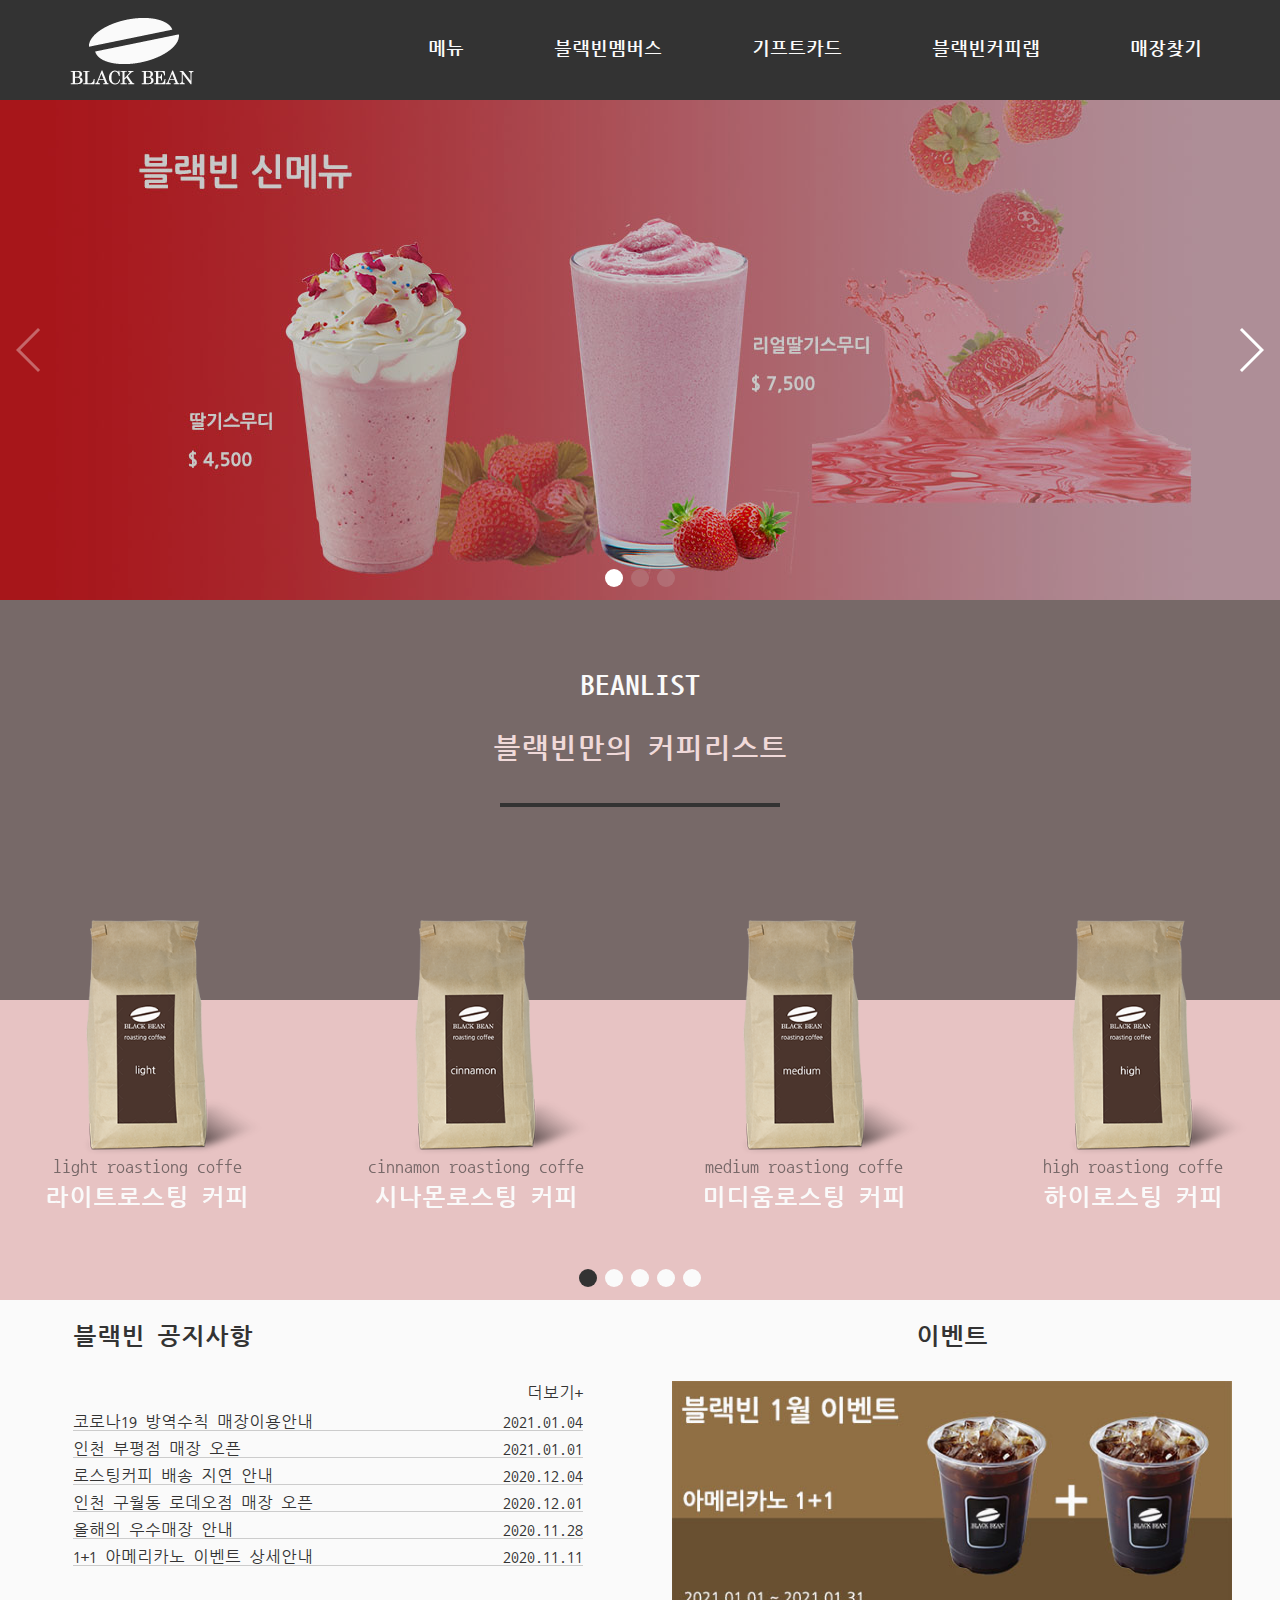
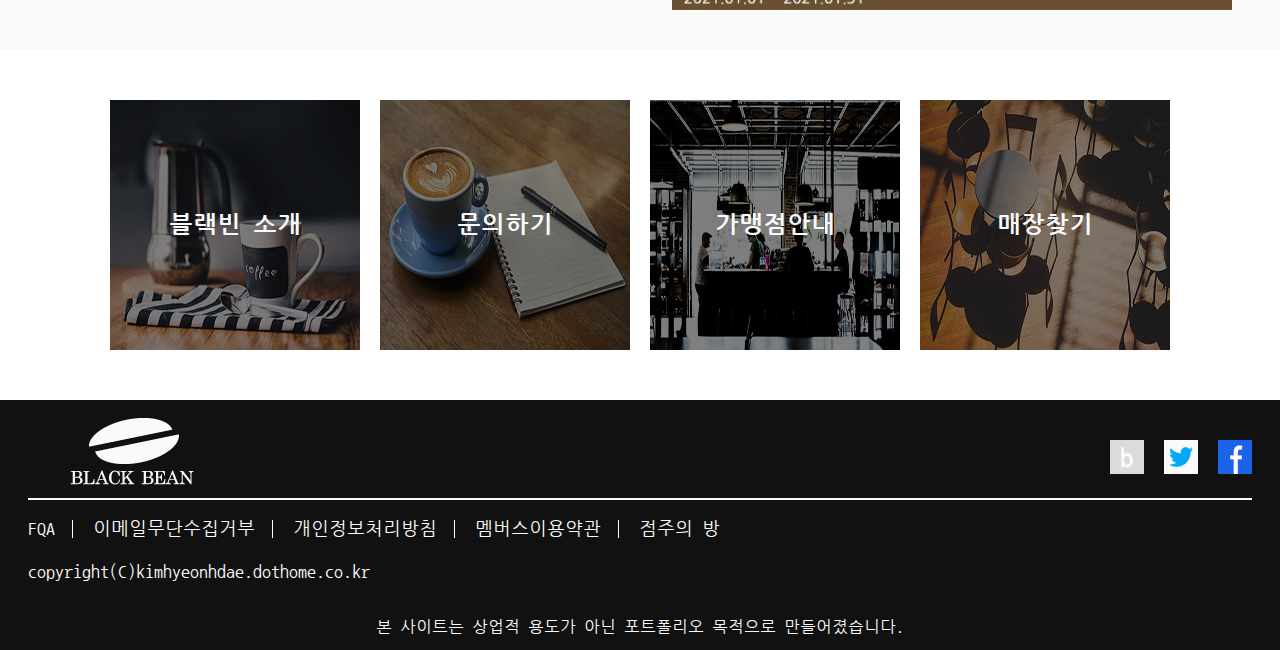
<file: index.html>
<!DOCTYPE html>
<html lang="ko">
<head>
    <meta name="viewport" content="width=device-width, initial-scale=1.0">
    <meta http-equiv="X-UA-Compatible" content="ie=edge">
    <meta charset="UTF-8">
    <title>Blackbean</title>
    <!--font_link-->
    <link href="https://fonts.googleapis.com/css2?family=Nanum+Gothic+Coding:wght@400;700&display=swap" rel="stylesheet">
    
    <!--style-->
    <link rel="stylesheet" href="css/swiper.css" type="text/css">
    <link rel="stylesheet" href="css/style.css" type="text/css">
    
    <!--favicon-->
</head>
<body>
    <div id="wrap">
        <div id="header">
            <div class="container">
                <div class="row">
                    <div class="header clearfix">
                        <div class="logo">
                            <h1><a href="#"><img src="img/logo2.png" alt="로고"></a></h1>
                        </div>
                        <!--//logo-->
                        <div class="nav">
                            <ul class="clearfix">
                                <li><a href="menupage_ver2/index.html">메뉴</a></li>    
                                <li><a href="member_page/index.html">블랙빈멤버스</a></li>    
                                <li><a href="gift_page/index.html">기프트카드</a></li>    
                                <li><a href="blacklap/index.html">블랙빈커피랩</a></li>    
                                <li><a href="location/index.html">매장찾기</a></li>    
                            </ul>    
                        </div>
                        <!--//nav-->
                        <div class="hnav">
                            <span></span>
                        </div>
                        <!--//hnav-->    
                    </div>
                    <!--//header-->
                </div>
            </div>
        </div>
        <!--//header_area-->
        <div id="banner">
            <div class="slider">
                <div class="swiper-container">
                    <div class="swiper-wrapper">
                        <div class="swiper-slide img img1">
                            <img src="img/ban1.jpg" alt="베너1">
                        </div>
                        <div class="swiper-slide img img2">
                            <img src="img/ban2.jpg" alt="베너2">
                        </div>
                        <div class="swiper-slide img img3">
                            <img src="img/ban3.jpg" alt="베너3">
                        </div>                    
                    </div>
                    <!-- Add Pagination -->
                    <div class="swiper-pagination"></div>
                    <!-- Add Arrows -->
                    <div class="swiper-button-next"></div>
                    <div class="swiper-button-prev"></div>
	            </div>
            </div>
            <!--//slider-->
        </div>
        <!--//banner_area-->
        <div id="contents">
            <div id="cont1">
                <div class="container">
                    <div class="row">
                        <div class="cont1">
                            <h2>BEANLIST</h2>
                            <p>블랙빈만의 커피리스트</p>
                            <div class="list">
                                <div class="swiper-container2">
                                    <div class="swiper-wrapper">
                                        <div class="swiper-slide">
                                            <figure>
                                                <img src="img/roasting1.png" alt="라이트로스팅커피">
                                                <figcaption>
                                                    <p>light roastiong coffe</p>
                                                    <em>라이트로스팅 커피</em>
                                                </figcaption>
                                            </figure>
                                        </div>
                                        <div class="swiper-slide">
                                            <figure>
                                                <img src="img/loastiong2.png" alt="시나몬로스팅커피">
                                                <figcaption>
                                                    <p>cinnamon roastiong coffe</p>
                                                    <em>시나몬로스팅 커피</em>
                                                </figcaption>
                                            </figure>
                                        </div>
                                        <div class="swiper-slide">
                                            <figure>
                                                <img src="img/roasting3.png" alt="미디움로스팅커피">
                                                <figcaption>
                                                    <p>medium roastiong coffe</p>
                                                    <em>미디움로스팅 커피</em>
                                                </figcaption>
                                            </figure>
                                        </div>
                                        <div class="swiper-slide">
                                            <figure>
                                                <img src="img/roasting4.png" alt="하이로스팅커피">
                                                <figcaption>
                                                    <p>high roastiong coffe</p>
                                                    <em>하이로스팅 커피</em>
                                                </figcaption>
                                            </figure>
                                        </div>
                                        <div class="swiper-slide">
                                            <figure>
                                                <img src="img/roasting5.png" alt="시티로스팅커피">
                                                <figcaption>
                                                    <p>city roastiong coffe</p>
                                                    <em>시티로스팅 커피</em>
                                                </figcaption>
                                            </figure>
                                        </div>
                                        <div class="swiper-slide">
                                            <figure>
                                                <img src="img/roasting6.png" alt="풀시티로스팅커피">
                                                <figcaption>
                                                    <p>fullcity roastiong coffe</p>
                                                    <em>풀시티로스팅 커피</em>
                                                </figcaption>
                                            </figure>
                                        </div>
                                        <div class="swiper-slide">
                                            <figure>
                                                <img src="img/roasting7.png" alt="프렌치로스팅커피">
                                                <figcaption>
                                                    <p>french roastiong coffe</p>
                                                    <em>프렌치로스팅 커피</em>
                                                </figcaption>
                                            </figure>
                                        </div>
                                        <div class="swiper-slide">
                                            <figure>
                                                <img src="img/roasting8.png" alt="이탈리안로스팅커피">
                                                <figcaption>
                                                    <p>italian roastiong coffe</p>
                                                    <em>이탈리안로스팅 커피</em>
                                                </figcaption>
                                            </figure>
                                        </div>
                                    </div>
                                    <!-- Add Pagination -->
                                    <div class="swiper-pagination"></div>
	                            </div>    
                            </div>
                            <!--//list-->
                        </div>
                        <!--//cont1-->
                    </div>
                </div>
            </div>
            <!--//cont1_area-->
            <div id="cont2">
                <div class="container">
                    <div class="row">
                        <div class="cont2">
                            <h2 class="ir">공지사항 및 이벤트</h2>
                            <div class="notice">
                                <h3>블랙빈 공지사항</h3>
                                <a href="#" class="more">더보기+</a>
                                <ul>
                                    <li><a href="#">코로나19 방역수칙 매장이용안내</a><span>2021.01.04</span></li>
                                    <li><a href="#">인천 부평점 매장 오픈</a><span>2021.01.01</span></li>
                                    <li><a href="#">로스팅커피 배송 지연 안내</a><span>2020.12.04</span></li>
                                    <li><a href="#">인천 구월동 로데오점 매장 오픈</a><span>2020.12.01</span></li>
                                    <li><a href="#">올해의 우수매장 안내</a><span>2020.11.28</span></li>
                                    <li><a href="#">1+1 아메리카노 이벤트 상세안내</a><span>2020.11.11</span></li>
                                </ul>    
                            </div>
                            <!--//notice-->
                            <div class="link">
                                <h3>이벤트</h3>
                                <a href="#">
                                    <img src="img/eventlink.jpg" alt="링크이미지">
                                </a>   
                            </div>
                            <!--//link-->    
                        </div>
                        <!--//cont2-->
                    </div>
                </div>
            </div>
            <!--//cont2_area-->
            <div id="cont3">
                <div class="container">
                    <div class="row">
                        <div class="cont3">
                            <h2 class="ir">안내</h2>
                            <div class="info">
                                <span class="box box1">
                                    <p>블랙빈 소개</p>
                                    <em>+</em>
                                </span>
                                <span class="box box2">
                                    <p>문의하기</p>
                                    <em>+</em>
                                </span>
                                <span class="box box3">
                                    <p>가맹점안내</p>
                                    <em>+</em>
                                </span>
                                <span class="box box4">
                                    <p>매장찾기</p>
                                    <em>+</em>
                                </span>        
                            </div>
                            <!--//info-->    
                        </div>
                        <!--//cont3-->
                    </div>
                </div>
            </div>
            <!--//cont3_area-->
        </div>
        <!--//contents_area-->
        <div id="footer">
            <div class="container">
                <div class="row">
                    <div class="footer">   
                        <div class="t_foot">  
                            <div class="f_logo">
                                <a href="#"><img src="img/logo2.png" alt="바텀로고"></a>
                            </div>
                            <!--//logo-->
                            <div class="sns">
                                <a href="#"><img src="img/blog.png" alt="블로그아이콘"></a>
                                <a href="#"><img src="img/twitter.png" alt="블로그아이콘"></a>
                                <a href="#"><img src="img/facebook.png" alt="블로그아이콘"></a>
                            </div>
                            <!--//sns-->    
                        </div>
                        <!--//t_foot-->
                        <div class="b_foot">
                            <div class="f_nav">
                                <a href="#">FQA</a>
                                <a href="#">이메일무단수집거부</a>
                                <a href="#">개인정보처리방침</a>
                                <a href="#">멤버스이용약관</a>
                                <a href="#">점주의 방</a>
                            </div>
                            <!--//f_nav-->
                            <div class="copy">
                                <p>copyright(C)kimhyeonhdae.dothome.co.kr</p>    
                            </div>
                            <!--//copy-->
                            <strong>본 사이트는 상업적 용도가 아닌 포트폴리오 목적으로 만들어졌습니다.</strong>    
                        </div>
                        <!--//b_foot-->
                    </div>
                    <!--//footer-->
                </div>
            </div>
        </div>
        <!--//footer_area-->
    </div>
    <!--//wrap-->
    
    
    
    <!--script-->
    <script src="https://ajax.googleapis.com/ajax/libs/jquery/1.12.4/jquery.min.js"></script>
    <script src="js/swiper.min.js"></script>
    
    <script>
        //hnav
        
        
        document.querySelector(".hnav").addEventListener("click",function(){
                var w = 960;
                var hnav = document.querySelector(".hnav");
            
                hnav.listCheck = false;
            
                for(var i = 0; i < hnav.classList.length; ++i){
		          if( hnav.classList[i] == 'on' ) {
                      hnav.listCheck = true;
                      break;
                  }
                }
            
                if(window.innerWidth <= w && hnav.listCheck === false){
                    hnav.classList.add("on");
                    document.querySelector(".header").classList.add("on");
                }else if(hnav.listCheck === true){
                    hnav.classList.remove("on");
                    document.querySelector(".header").classList.remove("on");
                }
                
        });
        
        
        const width960up = function(size){
            window.addEventListener('resize',function(){
                if(window.innerWidth > size){
                document.querySelector('.hnav').classList.remove('on');
                document.querySelector(".header").classList.remove("on");
            }
            
          });
        }
        width960up(960);
        //swiper
		var swiper = new Swiper('.swiper-container', {
            pagination: {
                el: '.swiper-pagination',
                type: 'bullets',
                clickable: true,
            },
            navigation: {
                nextEl: '.swiper-button-next',
                prevEl: '.swiper-button-prev',
            },
            autoplay: {
                delay: 3800,
                stopOnLastSlide: false,
                disableOnInteraction: false,
            },
            observer: true, 
            observeParents: true,             
        });
        
        var swiper = new Swiper('.swiper-container2', {
              slidesPerView: 4,
              spaceBetween: 90,
              freeMode: true,
              pagination: {
                  el: '.swiper-pagination',
                  clickable: true,
              },
              breakpoints: {
                  1024: {
                       spaceBetween:40,              
                  },
                  960: {
                      slidesPerView: 3,
                      spaceBetween: 20,
                  },
                  600: {
                      slidesPerView: 2,
                      spaceBetween: 15,
                  },
              }
        });
	</script>
</body>
</html>
</file>
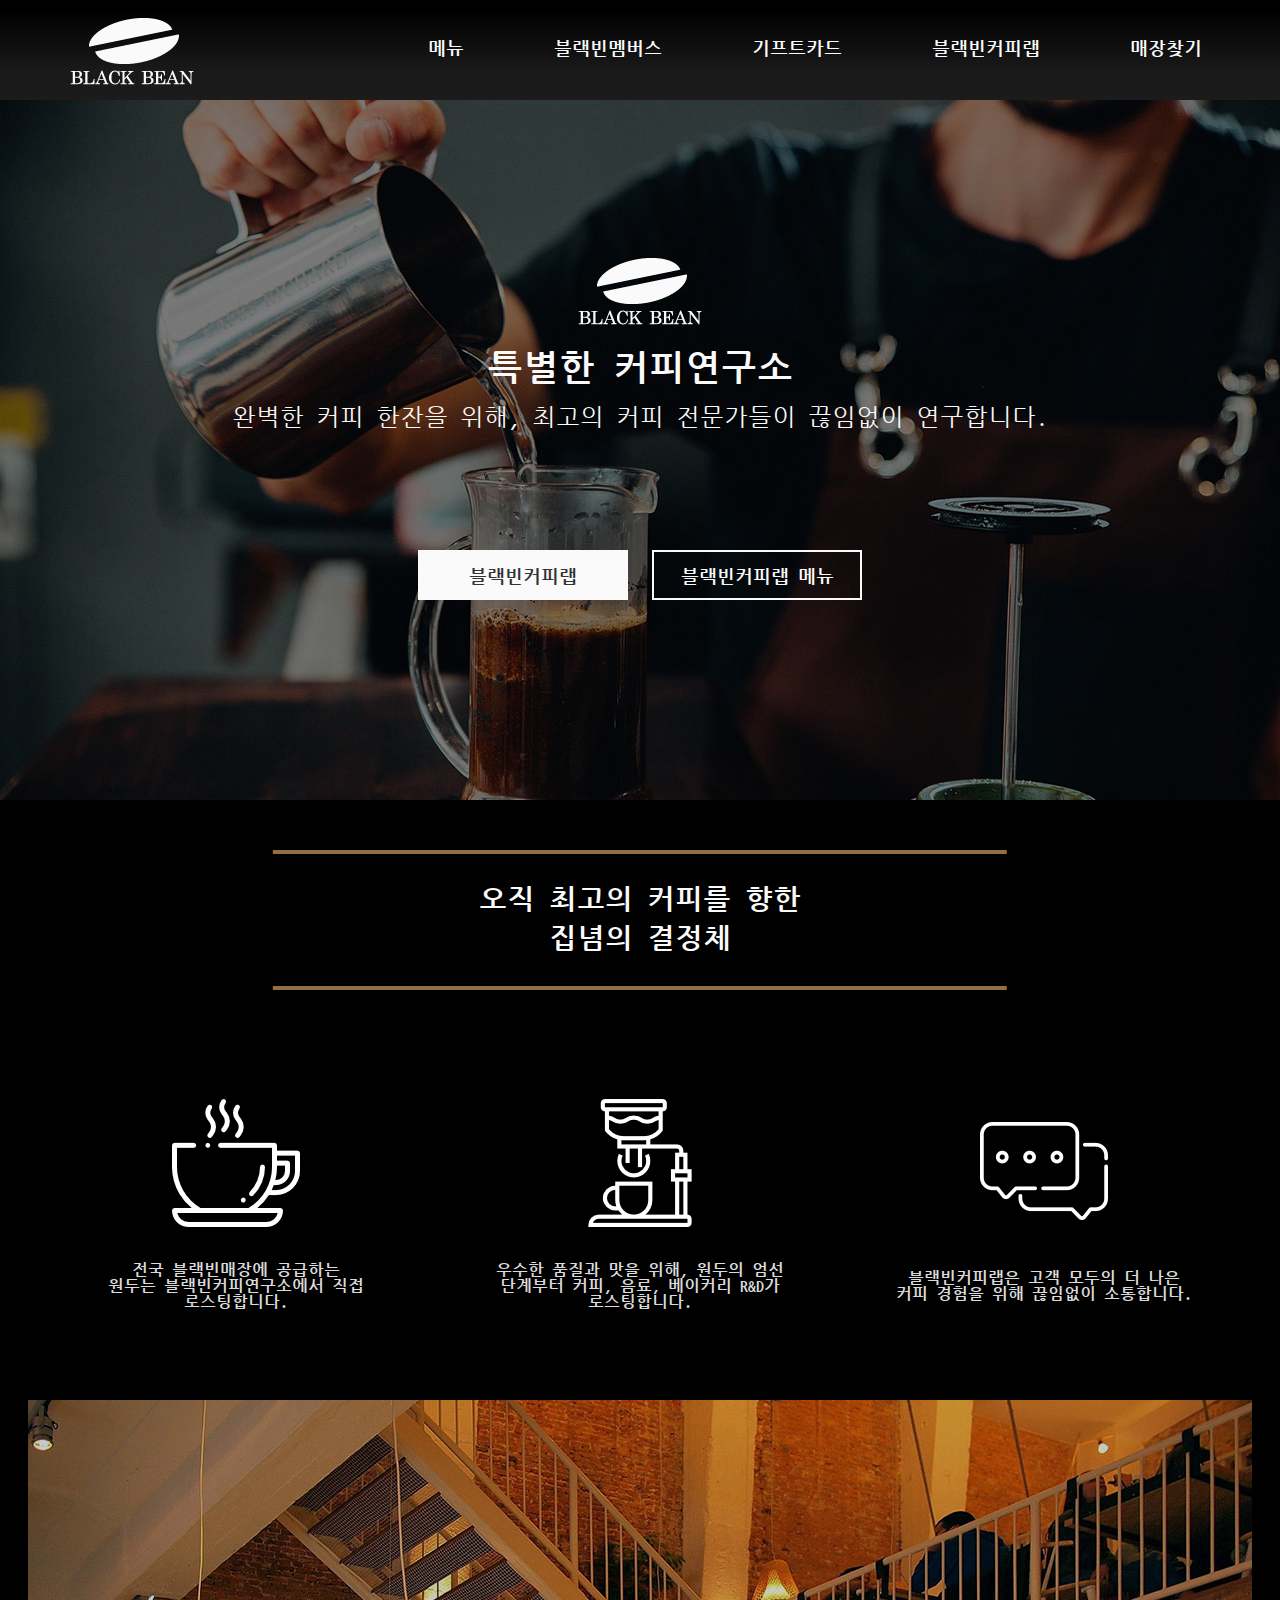
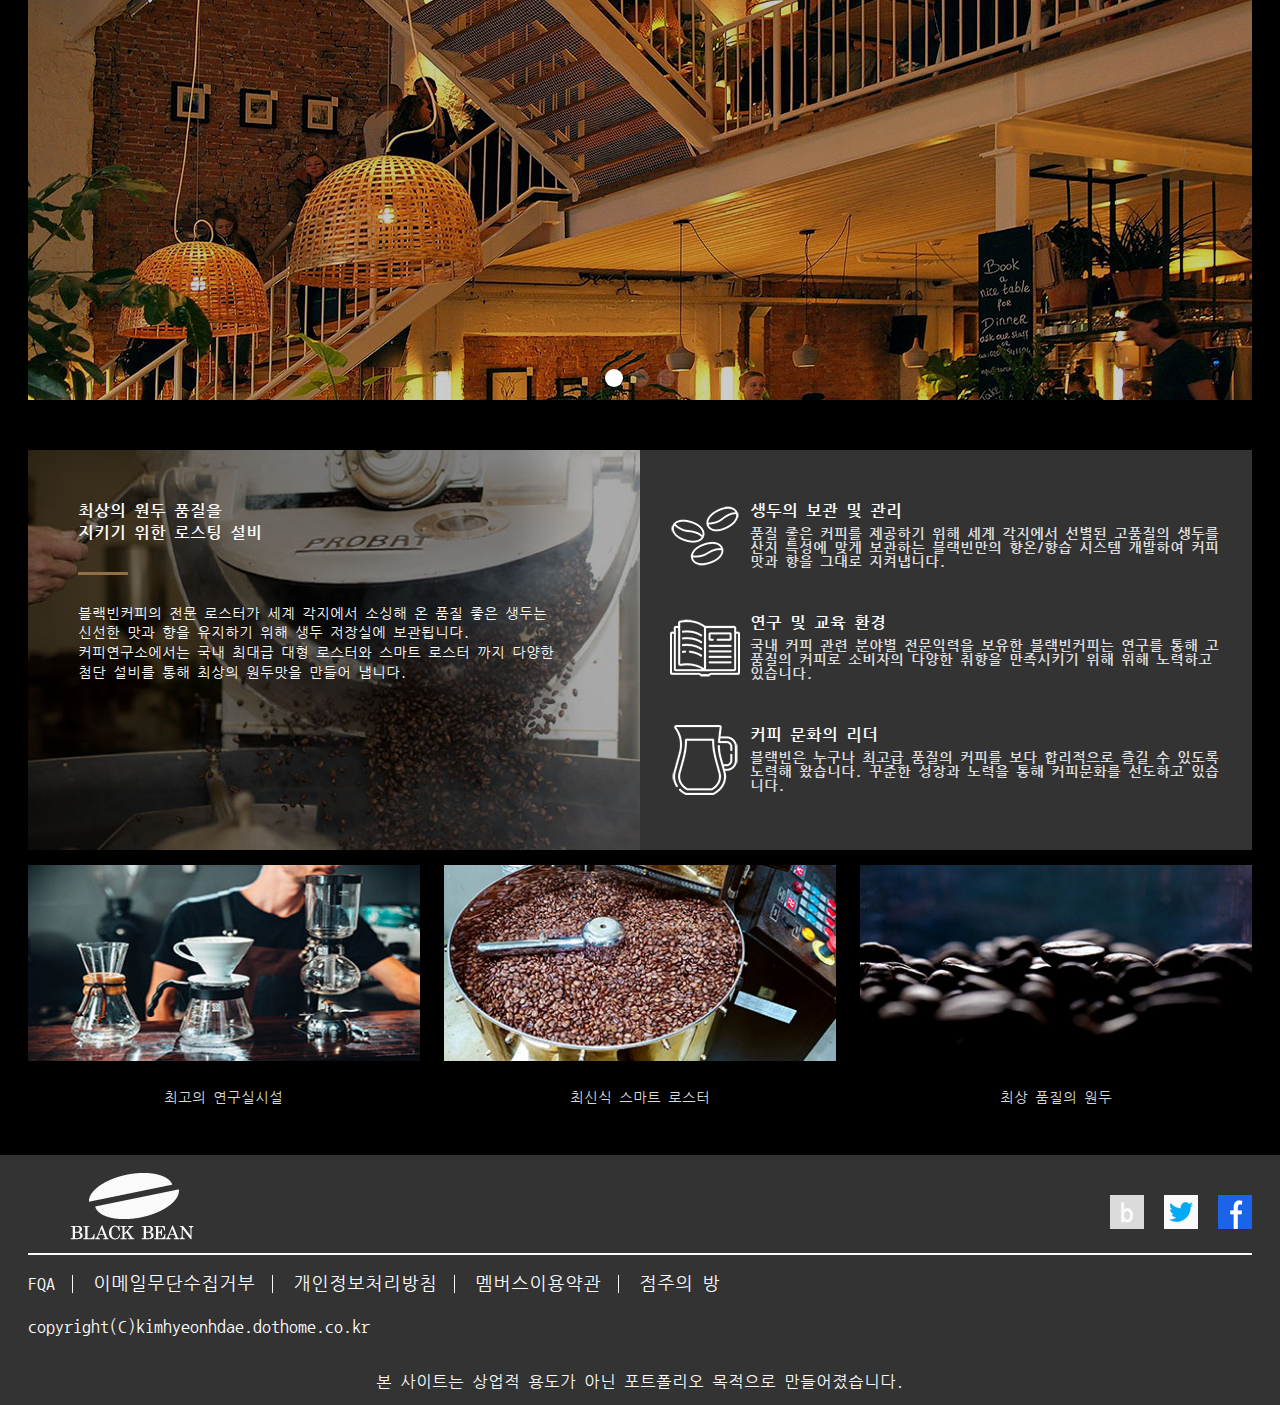
<file: blacklap/index.html>
<!DOCTYPE html>
<html lang="ko">
<head>
    <meta name="viewport" content="width=device-width, initial-scale=1.0">
    <meta http-equiv="X-UA-Compatible" content="ie=edge">
    <meta charset="UTF-8">
    <title>Blackbean</title>
    <!--font_link-->
    <link href="https://fonts.googleapis.com/css2?family=Nanum+Gothic+Coding:wght@400;700&display=swap" rel="stylesheet">
    
    <!--style-->
    <link rel="stylesheet" href="css/swiper.css" type="text/css">
    <link rel="stylesheet" href="css/style.css" type="text/css">
    
    <!--favicon-->
</head>
<body>
    <div id="wrap">
        <div id="header">
            <div class="container">
                <div class="row">
                    <div class="header clearfix">
                        <div class="logo">
                            <h1><a href="../index.html"><img src="img/logo2.png" alt="로고"></a></h1>
                        </div>
                        <!--//logo-->
                        <div class="nav">
                            <ul class="clearfix">
                                <li><a href="../menupage_ver2/index.html">메뉴</a></li>    
                                <li><a href="../member_page/index.html">블랙빈멤버스</a></li>    
                                <li><a href="../gift_page/index.html">기프트카드</a></li>    
                                <li><a href="#">블랙빈커피랩</a></li>    
                                <li><a href="../location/index.html">매장찾기</a></li>    
                            </ul>    
                        </div>
                        <!--//nav-->
                        <div class="hnav">
                            <span></span>
                        </div>
                        <!--//hnav-->    
                    </div>
                    <!--//header-->
                </div>
            </div>
        </div>
        <!--//header-area-->
        <div id="banner">
            <div class="container">
                <div class="row">
                    <div class="banner">
                        <div class="text">
                            <img src="img/logo2.png" alt="로고">
                            <strong>특별한 커피연구소</strong>
                            <p>완벽한 커피 한잔을 위해, 최고의 커피 전문가들이 끊임없이 연구합니다.</p>
                        </div>
                        <!--//text-->
                        <div class="ban_btn">
                            <ul>
                                <li class="active">블랙빈커피랩</li>
                                <li>블랙빈커피랩 메뉴</li>
                            </ul>    
                        </div>
                        <!--//ban_btn-->    
                    </div>
                    <!--//banner-->
                </div>
            </div>    
        </div>
        <!--//banner_area-->
        <div id="contents">
            <section id="section1">
                <div id="cont1">
                    <div class="container">
                        <div class="row">
                            <div class="cont1">
                                <div class="title">
                                    <p>
                                        오직 최고의 커피를 향한<br>
                                        집념의 결정체
                                    </p>
                                </div>
                                <!--//title-->
                                <div class="icons_box">
                                    <span class="icon icon1">
                                        <img src="img/cont1_i_1.png" alt="컵아이콘">
                                        <ul>
                                            <li>전국 블랙빈매장에 공급하는</li>
                                            <li>원두는 블랙빈커피연구소에서 직접</li>
                                            <li>로스팅합니다.</li>
                                        </ul>
                                    </span>
                                    <span class="icon icon2">
                                        <img src="img/cont1_i_2.png" alt="머신아이콘">
                                        <ul>
                                            <li>우수한 품질과 맛을 위해, 원두의 엄선</li>
                                            <li>단계부터 커피, 음료, 베이커리 R&amp;D가</li>
                                            <li>로스팅합니다.</li>
                                        </ul>
                                    </span>
                                    <span class="icon icon3">
                                        <img src="img/cont1_i_3.png" alt="대화형 아이콘">
                                        <ul>
                                            <li>블랙빈커피랩은 고객 모두의 더 나은</li>
                                            <li>커피 경험을 위해 끊임없이 소통합니다.</li>
                                        </ul>
                                    </span>    
                                </div>
                                <!--//icons_box-->    
                            </div>
                            <!--//cont1-->
                        </div>
                    </div>
                </div>
                <!--//cont1_area-->
                <div id="cont2">
                    <div class="container">
                        <div class="row">
                            <div class="cont2">
                                <div class="imgs">
                                    <div class="swiper-container">
                                        <div class="swiper-wrapper">
                                            <div class="swiper-slide img img1">   
                                            </div>
                                            <div class="swiper-slide img img2">  
                                            </div>
                                            <div class="swiper-slide img img3">   
                                            </div>
                                        </div>
                                        <!-- Add Pagination -->
                                        <div class="swiper-pagination"></div>
                                    </div>
                                </div>
                                <!--//imgs-->    
                            </div>
                            <!--//cont2-->
                        </div>
                    </div>
                </div>
                <!--//cont2_area-->
                <div id="cont3">
                    <div class="container">
                        <div class="row">
                            <div class="cont3">
                                <div class="cont3_t">
                                    <div class="left">
                                        <strong>
                                            최상의 원두 품질을<br>
                                            지키기 위한 로스팅 설비
                                        </strong>
                                        <ul>
                                            <li>블랙빈커피의 전문 로스터가 세계 각지에서 소싱해 온 품질 좋은 생두는</li>
                                            <li>신선한 맛과 향을 유지하기 위해 생두 저장실에 보관됩니다.</li>
                                            
                                            <li>커피연구소에서는 국내 최대급 대형 로스터와 스마트 로스터 까지 다양한</li>
                                            <li>첨단 설비를 통해 최상의 원두맛을 만들어 냅니다.</li>
                                        </ul>
                                    </div>
                                    <!--//left-->
                                    <div class="right">
                                        <span class="icon">
                                            <img src="img/cont3_i_1.png" alt="원두아이콘">
                                            <b class="text">
                                                <strong>생두의 보관 및 관리</strong>
                                                <p>품질 좋은 커피를 제공하기 위해 세계 각지에서 선별된 고품질의 생두를 산지 특성에 맞게 보관하는 블랙빈만의 향온/향습 시스템 개발하여 커피 맛과 향을 그대로 지켜냅니다.</p>
                                            </b>
                                        </span>
                                        <span class="icon">
                                            <img src="img/cont3_i_2.png" alt="책 아이콘">
                                            <b class="text">
                                                <strong>연구 및 교육 환경</strong>
                                                <p>국내 커피 관련 분야별 전문익력을 보유한 블랙빈커피는 연구를 통해 고품질의 커피로 소비자의 다양한 취향을 만족시키기 위해 위해 노력하고 있습니다.</p>
                                            </b>  
                                        </span>
                                        <span class="icon">
                                            <img src="img/cont3_i_3.png" alt="물잔아이콘">
                                            <b class="text">
                                                <strong>커피 문화의 리더</strong>
                                                <p>블랙빈은 누구나 최고급 품질의 커피를 보다 합리적으로 즐길 수 있도록 노력해 왔습니다. 꾸준한 성장과 노력을 통해 커피문화를 선도하고 있습니다.</p>
                                            </b>
                                        </span>    
                                    </div>
                                    <!--//right-->    
                                </div>
                                <!--//cont3_t-->
                                <div class="cont3_b">
                                    <figure>
                                        <img src="img/cont3_img2.jpg" alt="이미지1">
                                        <figcaption>
                                            <p>최고의 연구실시설</p>
                                        </figcaption>
                                    </figure>
                                    <figure>
                                        <img src="img/cont3_img5.jpg" alt="이미지2">
                                        <figcaption>
                                            <p>최신식 스마트 로스터</p>
                                        </figcaption>
                                    </figure>
                                    <figure>
                                        <img src="img/cont3_img4.jpg" alt="이미지3">
                                        <figcaption>
                                            <p>최상 품질의 원두</p>
                                        </figcaption>
                                    </figure>    
                                </div>
                                <!--//cont3_b-->    
                            </div>
                            <!--//cont3-->
                        </div>
                    </div>
                </div>
                <!--//cont3_area-->
            </section>
            <!--//section1-->
            <section id="section2">
                <div id="cont1">
                    <div class="container">
                        <div class="row">
                            <div class="cont1">
                                <h2>블랙빈 커피연구소 안내</h2>
                                <div class="map_btn">
                                    <span class="more more1">+</span>
                                    <span class="more more2">+</span>
                                    <span class="more more3">+</span>
                                    <span class="more more4">+</span>
                                </div>
                                <!--//map_btn-->
                                <div class="map_imgs">
                                    <div>
                                        <h3>2층 바</h3>
                                        <img src="img/bar-984527_640.jpg" alt="바">
                                        <a href="#" class="close">X</a>
                                    </div>        
                                    <div>
                                        <h3>베이커리 룸</h3>
                                        <img src="img/bakery-767204_640.jpg" alt="베이커리룸">
                                        <a href="#" class="close">X</a>
                                    </div>        
                                    <div>
                                        <h3>원두 저장소</h3>
                                        <img src="img/coffee-save.jpg" alt="원두저장소">
                                        <a href="#" class="close">X</a>
                                    </div>
                                    <div>
                                        <h3>로스팅룸</h3>
                                        <img src="img/cont3_img3.jpg" alt="로스터기">
                                        <a href="#" class="close">X</a>
                                    </div>       
                                </div>
                                <!--//map_imgs-->    
                            </div>
                            <!--//cont1-->
                        </div>
                    </div>    
                </div>
                <!--//cont1_area-->
                <div id="cont2">
                    <div class="container">
                        <div class="row">
                            <div class="cont2">
                                <div class="title">
                                    <strong>BLACKBEAN COFFEE LAP</strong>
                                    <em>COFFEE &amp; JUICE</em>
                                    <p>
                                        국내 정상급 바리스타가 선보이는<br>
                                        커피연구소의 시그니처 음료, 그 차이를 느껴보세요.
                                    </p>
                                </div>
                                <!--//title-->
                                <div class="imgs">
                                    <div class="swiper-container2">
                                        <div class="swiper-wrapper">
                                            <div class="swiper-slide img img1">
                                                <p>Barista's signature</p>
                                            </div>
                                            <div class="swiper-slide img img2">
                                                <p>Espresso</p>
                                            </div>
                                            <div class="swiper-slide img img3">
                                                <p>Juice</p>
                                            </div>
                                        </div>
                                        <!-- Add Pagination -->
                                        <div class="swiper-pagination"></div>
                                    </div>        
                                </div>
                                <!--//imgs-->
                            </div>
                            <!--//cont2-->
                        </div>
                    </div>
                </div>
                <!--//cont2_area-->
                <div id="cont3">
                    <div class="container">
                        <div class="row">
                            <div class="cont3">
                                <div class="title">
                                    <strong>BLACKBEAN COFFEE LAP</strong>
                                    <em>BAKERY</em>
                                    <p>
                                        신선한 재료와 저온 속성 공법으로 만든 프리미엄 베이커리와<br>
                                        정통 프랑스식 디저트 커피와 베이커리의 완벽한 조화를 경험하세요.
                                    </p>
                                </div>
                                <!--//title-->
                                <div class="icon_box">
                                    <span class="icon">
                                        <img src="img/bread_i.png" alt="베이커리">
                                        <p>BREAD</p>
                                    </span>    
                                    <span class="icon">
                                        <img src="img/cake_i.png" alt="케이크">
                                        <p>DESSERT</p>
                                    </span>    
                                    <span class="icon">
                                        <img src="img/sandwich_i.png" alt="샌드위치">
                                        <p>SANDWICH</p>
                                    </span>    
                                </div>
                                <!--//icon_box-->    
                            </div>
                            <!--//cont3-->
                        </div>
                    </div>    
                </div>
                <!--//cont3_area-->    
            </section>
            <!--//section2-->
        </div>
        <!--//contents_area-->
        <div id="footer">
            <div class="container">
                <div class="row">
                    <div class="footer">   
                        <div class="t_foot">  
                            <div class="f_logo">
                                <a href="../index.html"><img src="img/logo2.png" alt="바텀로고"></a>
                            </div>
                            <!--//logo-->
                            <div class="sns">
                                <a href="#"><img src="img/blog.png" alt="블로그아이콘"></a>
                                <a href="#"><img src="img/twitter.png" alt="블로그아이콘"></a>
                                <a href="#"><img src="img/facebook.png" alt="블로그아이콘"></a>
                            </div>
                            <!--//sns-->    
                        </div>
                        <!--//t_foot-->
                        <div class="b_foot">
                            <div class="f_nav">
                                <a href="#">FQA</a>
                                <a href="#">이메일무단수집거부</a>
                                <a href="#">개인정보처리방침</a>
                                <a href="#">멤버스이용약관</a>
                                <a href="#">점주의 방</a>
                            </div>
                            <!--//f_nav-->
                            <div class="copy">
                                <p>copyright(C)kimhyeonhdae.dothome.co.kr</p>    
                            </div>
                            <!--//copy-->
                            <strong>본 사이트는 상업적 용도가 아닌 포트폴리오 목적으로 만들어졌습니다.</strong>    
                        </div>
                        <!--//b_foot-->
                    </div>
                    <!--//footer-->
                </div>
            </div>
        </div>
        <!--//footer_area-->
    </div>
    <!--//wrap-->
    
    
    
    <!--script-->
    <script src="https://ajax.googleapis.com/ajax/libs/jquery/1.12.4/jquery.min.js"></script>
    <script src="js/swiper.min.js"></script>
    
    <script>
        //hnav
       
        
        document.querySelector(".hnav").addEventListener("click",function(){
                var w = 960;
                var hnav = document.querySelector(".hnav");
            
                hnav.listCheck = false;
            
                for(var i = 0; i < hnav.classList.length; ++i){
		          if( hnav.classList[i] == 'on' ) {
                      hnav.listCheck = true;
                      break;
                  }
                }
            
                
                if(window.innerWidth <= w && hnav.listCheck === false){
                    hnav.classList.add("on");
                    document.querySelector(".header").classList.add("on");
                }else if(hnav.listCheck === true){
                    hnav.classList.remove("on");
                    document.querySelector(".header").classList.remove("on");
                }else if(window.innerWidth > 960){
                     document.querySelector(".nav").style.right=-300+"px";
                }
                
            
                
        });
        window.addEventListener('resize',function(){
            if(window.innerWidth > 960){
                document.querySelector('.hnav').classList.remove('on');
                document.querySelector(".header").classList.remove("on");
            }
            
        });
        //lap tab
        const banBtn = $(".ban_btn ul li");
        const lapCont = $("#contents > section");
        
        lapCont.hide().eq(0).show();
        
        banBtn.click(function(){
            
            var target = $(this);
            var index = target.index();
            
            banBtn.removeClass("active");
            target.addClass("active");
            lapCont.css("display","none");
            lapCont.eq(index).css("display","block");
            
            
        });
        //lapmap
        const mapBtn = $(".map_btn > span");
        const mapImg = $(".map_imgs > div");
        
        mapImg.hide();
        mapBtn.click(function(){
            
            var target = $(this);
            var index = target.index();
            
            mapImg.eq(index).show();
        });
        $(".map_imgs div .close").click(function(e){
            e.preventDefault();
            
            mapImg.hide()        
        });
        
        //swiper
        var swiper = new Swiper('.swiper-container', {
            pagination: {
                el: '.swiper-pagination',
                clickable: true,
            },
            autoplay: {
                delay: 5000,
                disableOnInteraction: false,
            },
            observer: true, 
            observeParents: true,
        });
        
        var swiper = new Swiper('.swiper-container2', {
            pagination: {
                el: '.swiper-pagination',
                clickable: true,
            },
            autoplay: {
                delay: 5000,
                disableOnInteraction: false,
            },
            observer: true, 
            observeParents: true,
        });
	</script>
</body>
</html>
</file>
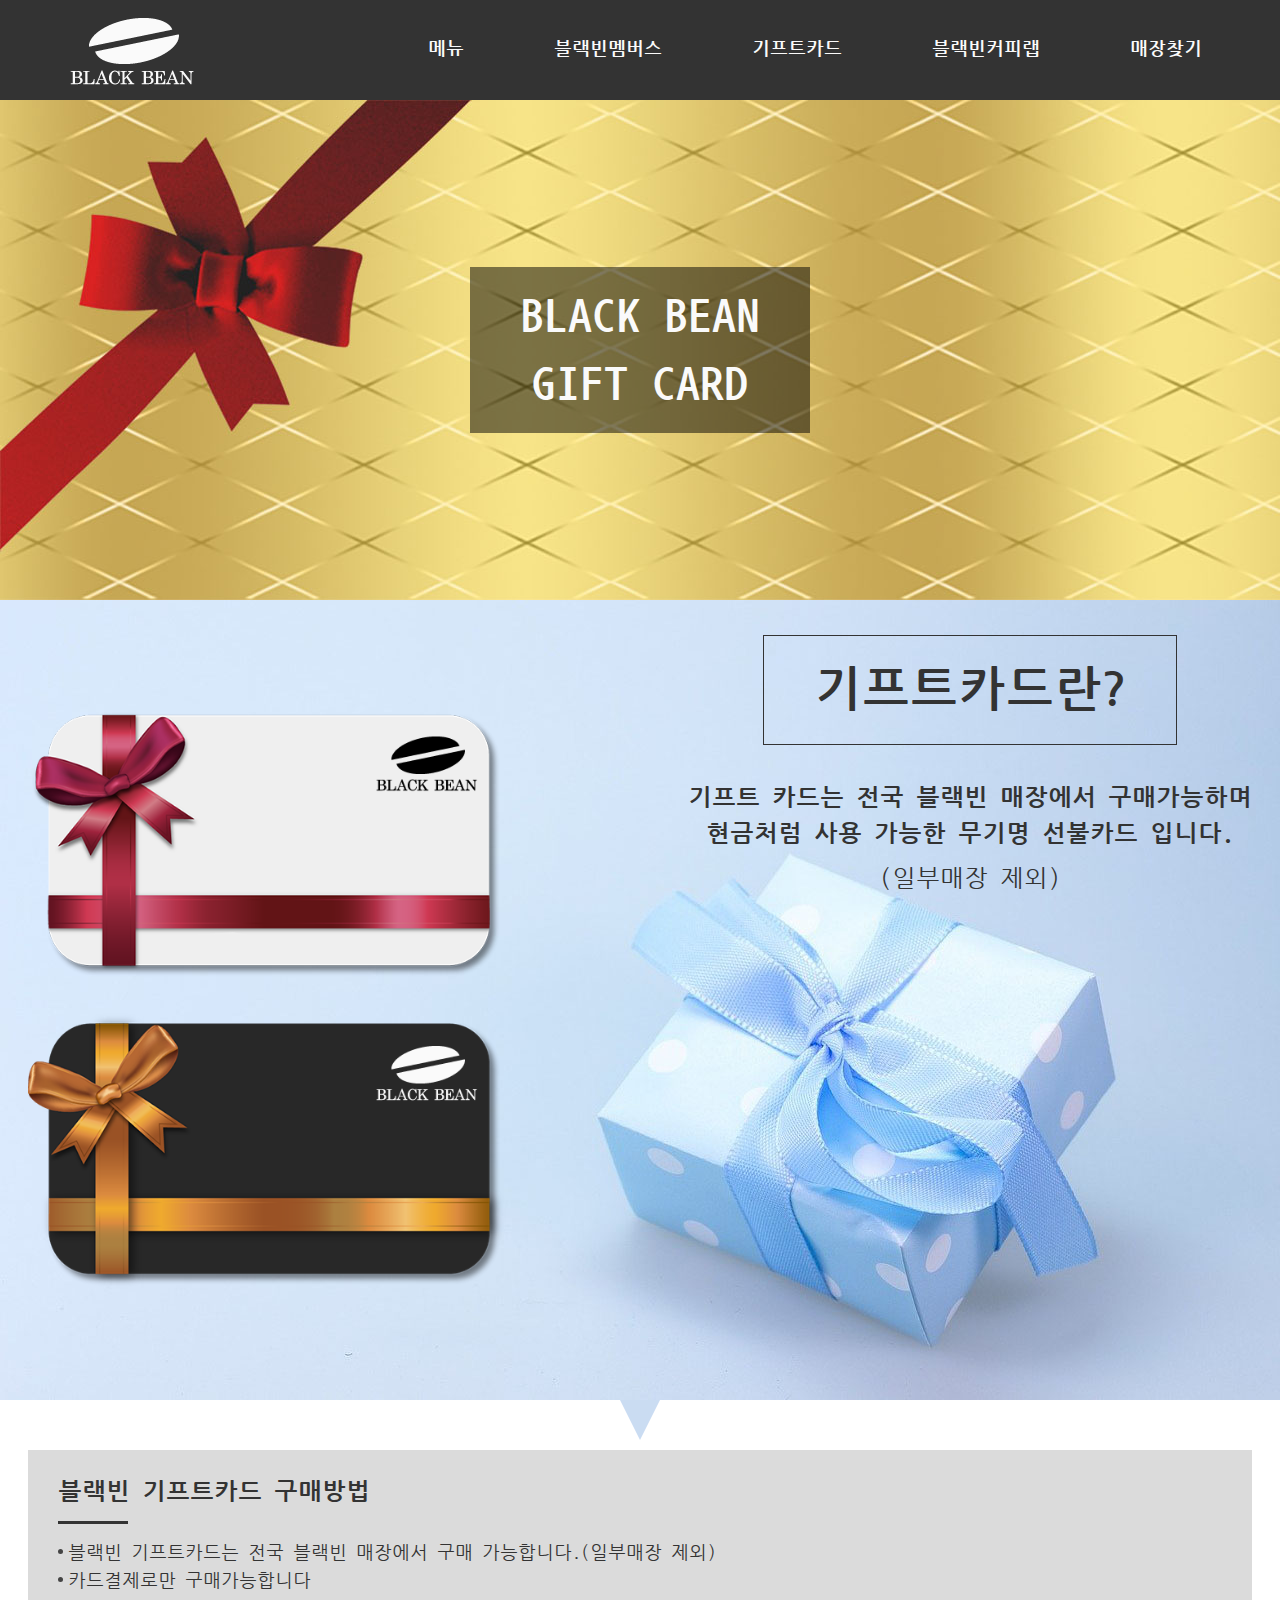
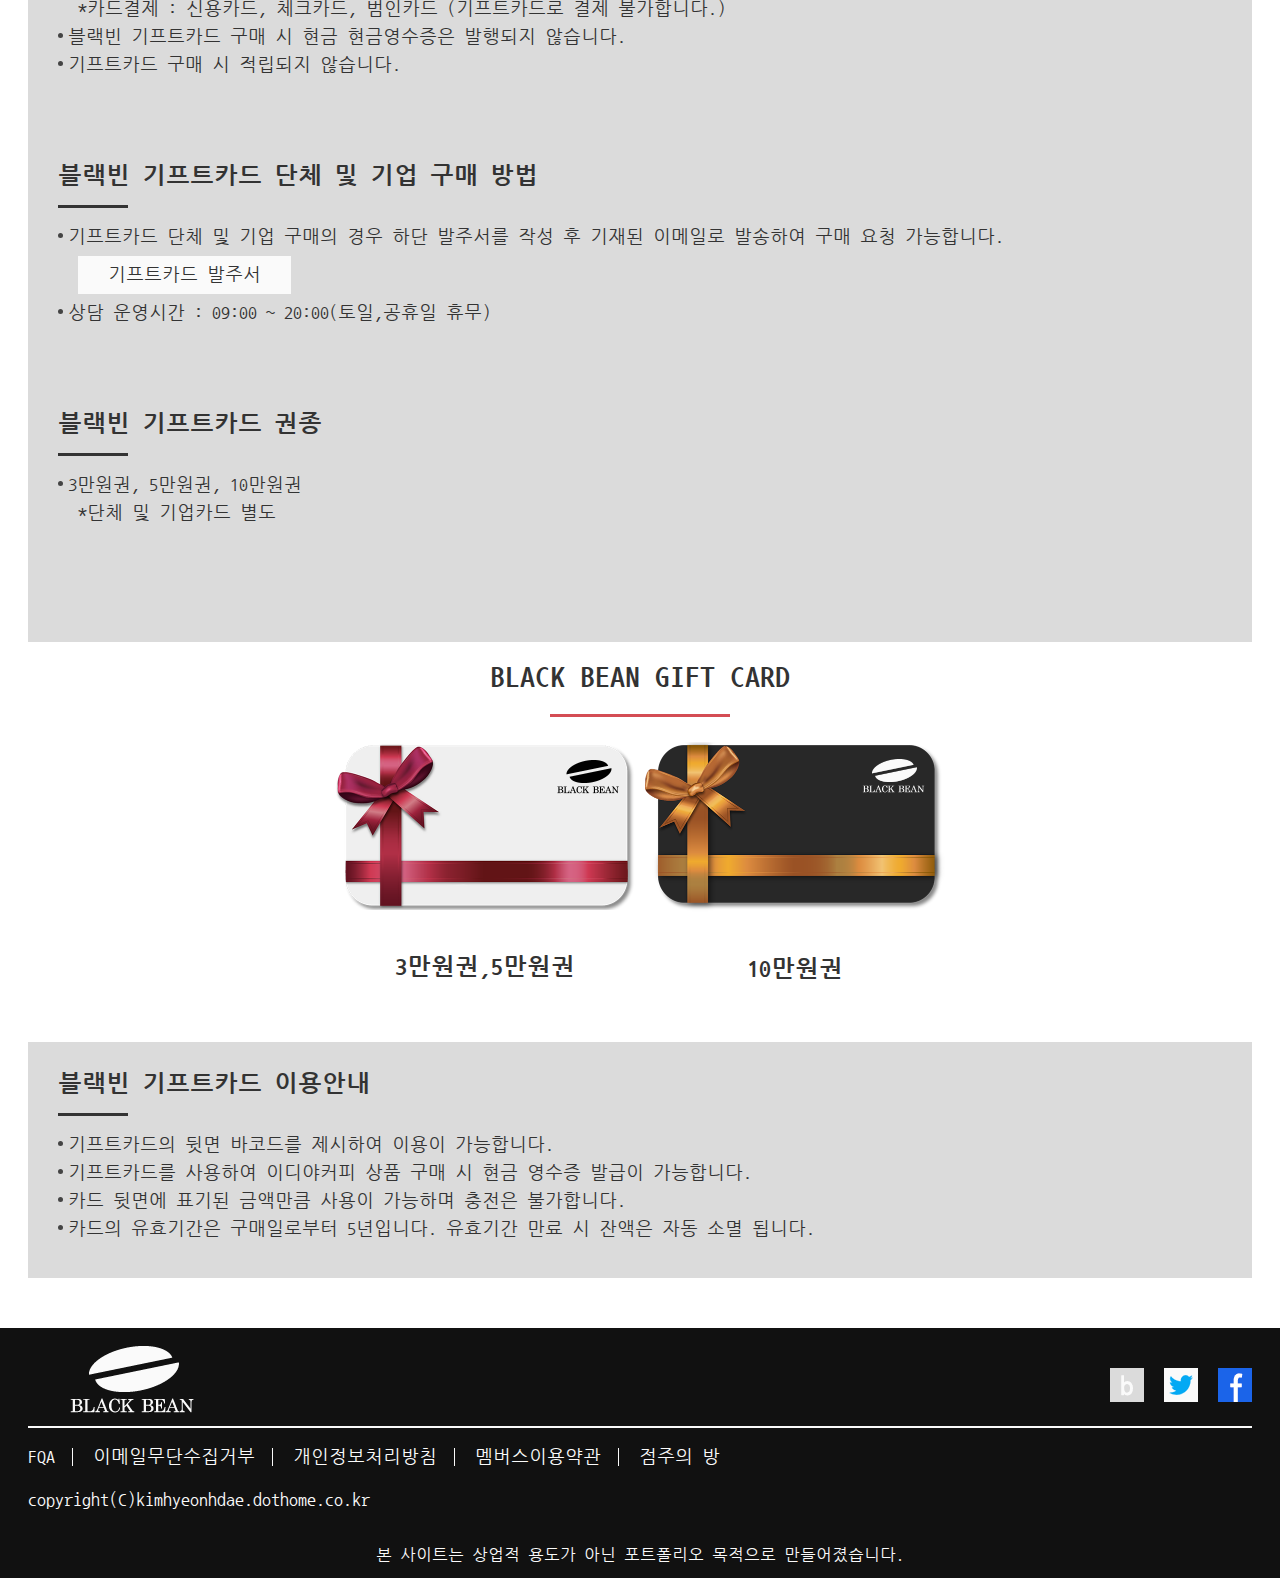
<file: gift_page/index.html>
<!DOCTYPE html>
<html lang="ko">
<head>
    <meta name="viewport" content="width=device-width, initial-scale=1.0">
    <meta http-equiv="X-UA-Compatible" content="ie=edge">
    <meta charset="UTF-8">
    <title>Blackbean</title>
    <!--font_link-->
    <link href="https://fonts.googleapis.com/css2?family=Nanum+Gothic+Coding:wght@400;700&display=swap" rel="stylesheet">
    
    <!--style-->
    <link rel="stylesheet" href="css/style.css" type="text/css">
    
    <!--favicon-->
</head>
<body>
    <div id="wrap">
        <div id="header">
            <div class="container">
                <div class="row">
                    <div class="header clearfix">
                        <div class="logo">
                            <h1><a href="../index.html"><img src="img/logo2.png" alt="로고"></a></h1>
                        </div>
                        <!--//logo-->
                        <div class="nav">
                            <ul class="clearfix">
                                <li><a href="../menupage_ver2/index.html">메뉴</a></li>    
                                <li><a href="../member_page/index.html">블랙빈멤버스</a></li>    
                                <li><a href="#">기프트카드</a></li>    
                                <li><a href="../blacklap/index.html">블랙빈커피랩</a></li>    
                                <li><a href="../location/index.html">매장찾기</a></li>    
                            </ul>    
                        </div>
                        <!--//nav-->
                        <div class="hnav">
                            <span></span>
                        </div>
                        <!--//hnav-->    
                    </div>
                    <!--//header-->
                </div>
            </div>
        </div>
        <!--//header_area-->
        <div id="banner">
            <div class="container">
                <div class="row">
                    <div class="banner">
                        <div class="text">
                            <strong>BLACK BEAN</strong>
                            <em>GIFT CARD</em>
                        </div>
                    </div>
                    <!--//banner-->
                </div>
            </div>
        </div>
        <!--//banner_area-->
        <div id="contents">
            <div id="cont1">
                <div class="container">
                    <div class="row">
                        <div class="cont1">
                            <div class="text">
                                <h2>기프트카드란?</h2>
                                <p>
                                    기프트 카드는 전국 블랙빈 매장에서 구매가능하며<br>
                                    현금처럼 사용 가능한 무기명 선불카드 입니다. 
                                </p>
                                <em>&#40;일부매장 제외&#41;</em>    
                            </div>
                            <!--//text-->
                            <div class="card_img">
                                <img src="img/gifts.png" alt="기프트카드">
                            </div>
                            <!--//card_img-->    
                        </div>
                        <!--//cont1-->
                    </div>
                </div>    
            </div>
            <!--//cont1_area-->
            <div id="cont2">
                <div class="container">
                    <div class="row">
                        <div class="cont2">
                            <div class="info">
                                <h2>블랙빈 기프트카드 구매방법</h2>
                                <ul class="info_1">
                                    <li><span>블랙빈 기프트카드는 전국 블랙빈 매장에서 구매 가능합니다.(일부매장 제외)</span></li>    
                                    <li><span>카드결제로만 구매가능합니다</span>
                                        <ul>
                                            <li>&#42;카드결제 : 신용카드, 체크카드, 범인카드 (기프트카드로 결제 불가합니다.)</li>
                                        </ul>
                                    </li>
                                    <li><span>블랙빈 기프트카드 구매 시 현금 현금영수증은 발행되지 않습니다.</span></li>    
                                    <li><span>기프트카드 구매 시 적립되지 않습니다.</span></li>    
                                </ul>
                                <h2>블랙빈 기프트카드 단체 및 기업 구매 방법</h2>
                                <ul class="info_2">
                                    <li>
                                        <span>기프트카드 단체 및 기업 구매의 경우 하단 발주서를 작성 후 기재된 이메일로 발송하여 구매 요청 가능합니다.</span>
                                        <ul>
                                            <li><a href="#" download>기프트카드 발주서</a></li>
                                        </ul>
                                    </li>
                                    <li><span>상담 운영시간 : 09:00 ~ 20:00&#40;토일,공휴일 휴무&#41;</span></li>
                                </ul>
                                <h2>블랙빈 기프트카드 권종</h2>
                                <ul class="info_3">
                                    <li>
                                        <span>3만원권, 5만원권, 10만원권</span>
                                        <ul>
                                            <li>&#42;단체 및 기업카드 별도</li>
                                        </ul>
                                    </li>
                                </ul>            
                            </div>
                            <!--//info-->    
                        </div>
                        <!--//cont2-->
                    </div>
                </div>    
            </div>
            <!--//cont2_area-->
            <div id="cont3">
                <div class="container">
                    <div class="row">
                        <div class="cont3">
                            <h2>BLACK BEAN GIFT CARD</h2>
                            <div class="cont3_imgs">
                                <figure>
                                <img src="img/gift1.png" alt="3,5만원권카드">
                                <figcaption>
                                    <p>3만원권,5만원권</p>
                                </figcaption>
                                </figure>
                                <figure>
                                    <img src="img/gift2.png" alt="10만원권카드">
                                    <figcaption>
                                        <p>10만원권</p>
                                    </figcaption>
                                </figure>
                            </div>
                            <!--//cont3_imgs-->
                        </div>
                        <!--//cont3-->
                    </div>
                </div>    
            </div>
            <!--//cont3_area-->
            <div id="cont4">
                <div class="container">
                    <div class="row">
                        <div class="cont4">
                            <div class="info">
                                <h2>블랙빈 기프트카드 이용안내</h2>
                                <ul>
                                    <li><span>기프트카드의 뒷면 바코드를 제시하여 이용이 가능합니다.</span></li>
                                    <li><span>기프트카드를 사용하여 이디야커피 상품 구매 시 현금 영수증 발급이 가능합니다.</span></li>
                                    <li><span>카드 뒷면에 표기된 금액만큼 사용이 가능하며 충전은 불가합니다.</span></li>
                                    <li><span>카드의 유효기간은 구매일로부터 5년입니다. 유효기간 만료 시 잔액은 자동 소멸 됩니다.</span></li>
                                </ul>
                            </div>   
                            <!--//info-->
                        </div>
                        <!--//cont4-->
                    </div>
                </div>
            </div>
            <!--//cont4_area-->
        </div>
        <!--//contents_area-->
        <div id="footer">
            <div class="container">
                <div class="row">
                    <div class="footer">   
                        <div class="t_foot">  
                            <div class="f_logo">
                                <a href="../index.html"><img src="img/logo2.png" alt="바텀로고"></a>
                            </div>
                            <!--//logo-->
                            <div class="sns">
                                <a href="#"><img src="img/blog.png" alt="블로그아이콘"></a>
                                <a href="#"><img src="img/twitter.png" alt="블로그아이콘"></a>
                                <a href="#"><img src="img/facebook.png" alt="블로그아이콘"></a>
                            </div>
                            <!--//sns-->    
                        </div>
                        <!--//t_foot-->
                        <div class="b_foot">
                            <div class="f_nav">
                                <a href="#">FQA</a>
                                <a href="#">이메일무단수집거부</a>
                                <a href="#">개인정보처리방침</a>
                                <a href="#">멤버스이용약관</a>
                                <a href="#">점주의 방</a>
                            </div>
                            <!--//f_nav-->
                            <div class="copy">
                                <p>copyright(C)kimhyeonhdae.dothome.co.kr</p>    
                            </div>
                            <!--//copy-->
                            <strong>본 사이트는 상업적 용도가 아닌 포트폴리오 목적으로 만들어졌습니다.</strong>    
                        </div>
                        <!--//b_foot-->
                    </div>
                    <!--//footer-->
                </div>
            </div>
        </div>
        <!--//footer_area-->
    </div>
    <!--//wrap-->
    
    
    
    <!--script-->
    <script src="https://ajax.googleapis.com/ajax/libs/jquery/1.12.4/jquery.min.js"></script>
    
    <script>
        //hnav
       
        
        document.querySelector(".hnav").addEventListener("click",function(){
                var w = 960;
                var hnav = document.querySelector(".hnav");
            
                hnav.listCheck = false;
            
                for(var i = 0; i < hnav.classList.length; ++i){
		          if( hnav.classList[i] == 'on' ) {
                      hnav.listCheck = true;
                      break;
                  }
                }
            
                
                if(window.innerWidth <= w && hnav.listCheck === false){
                    hnav.classList.add("on");
                    document.querySelector(".header").classList.add("on");
                }else if(hnav.listCheck === true){
                    hnav.classList.remove("on");
                    document.querySelector(".header").classList.remove("on");
                }else if(window.innerWidth > 960){
                     document.querySelector(".header").style.right=-300+"px";
                }
                
            
                
        });
        window.addEventListener('resize',function(){
            if(window.innerWidth > 960){
                document.querySelector('.hnav').classList.remove('on');
                document.querySelector(".header").classList.remove("on");
            }
            
        });
	</script>
</body>
</html>
</file>
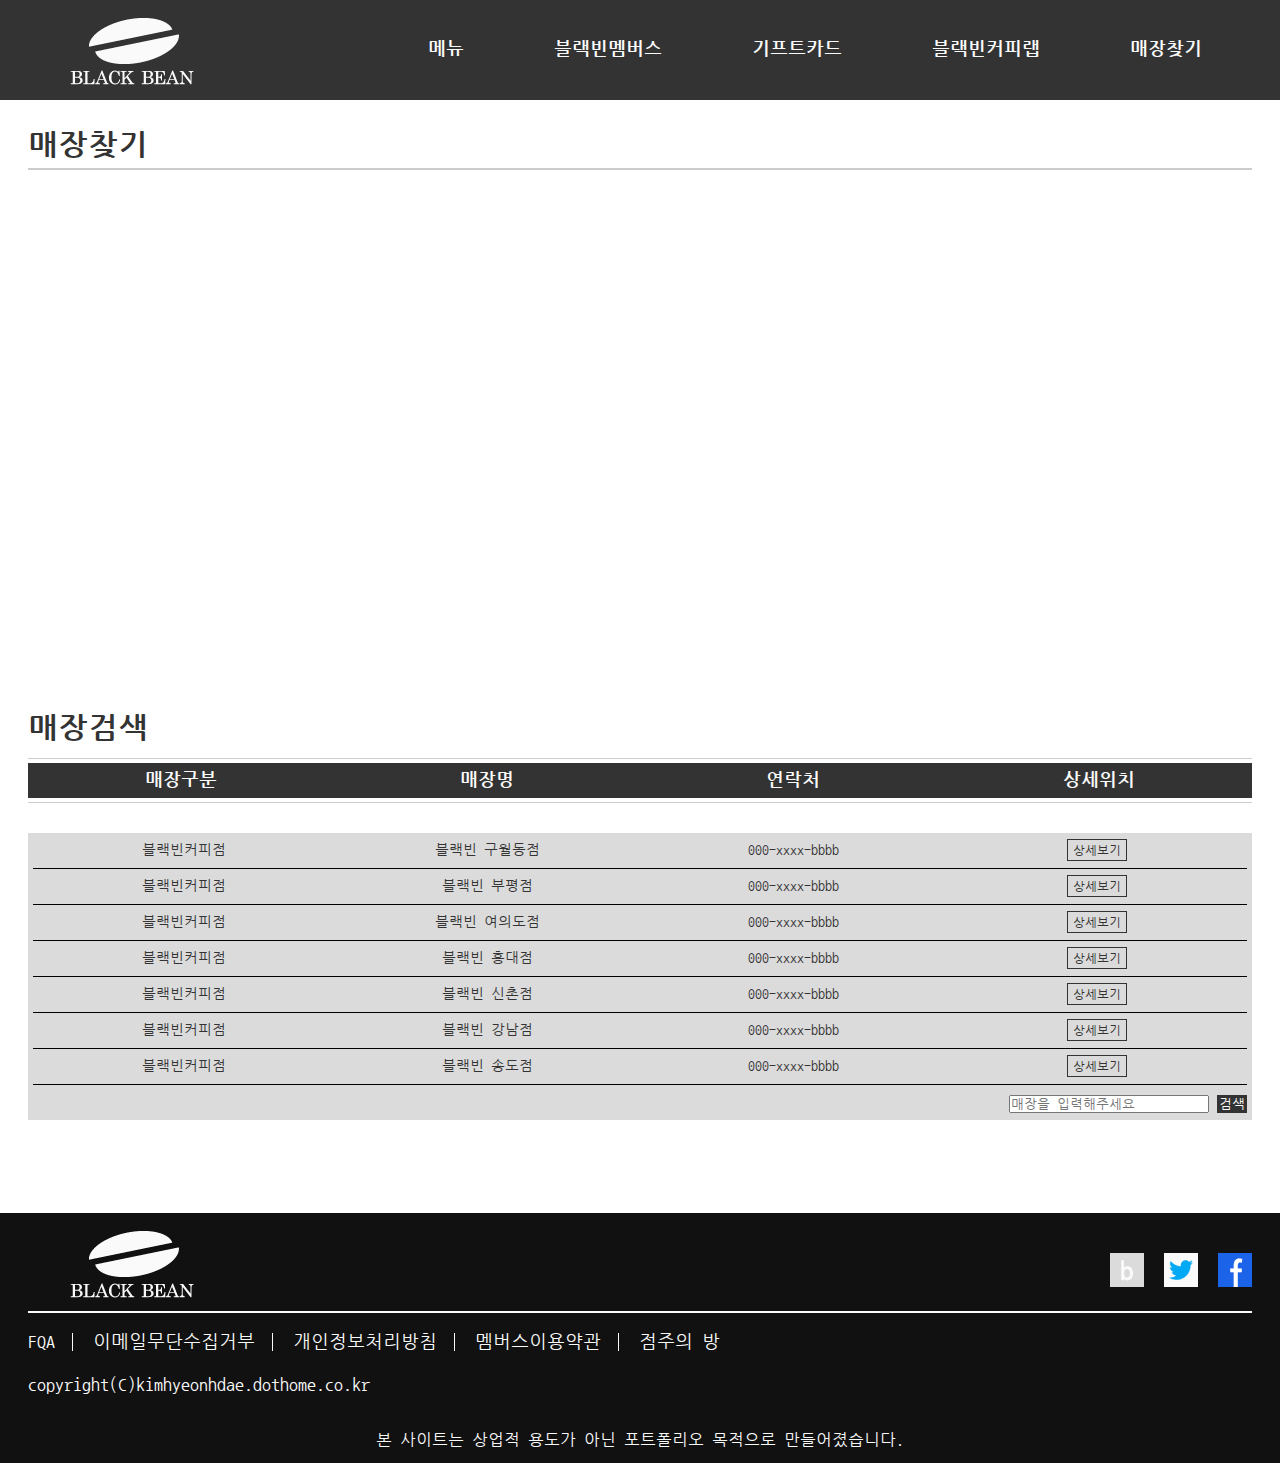
<file: location/index.html>
<!DOCTYPE html>
<html lang="ko">
<head>
    <meta name="viewport" content="width=device-width, initial-scale=1.0">
    <meta http-equiv="X-UA-Compatible" content="ie=edge">
    <meta charset="UTF-8">
    <title>Blackbean</title>
    <!--font_link-->
    <link href="https://fonts.googleapis.com/css2?family=Nanum+Gothic+Coding:wght@400;700&display=swap" rel="stylesheet">
    
    <!--style-->
    <link rel="stylesheet" href="css/style.css" type="text/css">
    
    <!--favicon-->
</head>
<body>
    <div id="wrap">
        <div id="header">
            <div class="container">
                <div class="row">
                    <div class="header clearfix">
                        <div class="logo">
                            <h1><a href="../index.html"><img src="img/logo2.png" alt="로고"></a></h1>
                        </div>
                        <!--//logo-->
                        <div class="nav">
                            <ul class="clearfix">
                                <li><a href="../menupage_ver2/index.html">메뉴</a></li>    
                                <li><a href="../member_page/index.html">블랙빈멤버스</a></li>    
                                <li><a href="../gift_page/index.html">기프트카드</a></li>    
                                <li><a href="../blacklap/index.html">블랙빈커피랩</a></li>    
                                <li><a href="#">매장찾기</a></li>    
                            </ul>    
                        </div>
                        <!--//nav-->
                        <div class="hnav">
                            <span></span>
                        </div>
                        <!--//hnav-->    
                    </div>
                    <!--//header-->
                </div>
            </div>
        </div>
        <!--//header_area-->
        <div id="contents">
            <div id="cont1">
                <div class="container">
                    <div class="row">
                        <div class="cont1">
                            <h2>매장찾기</h2>
                            <iframe src="https://m.map.naver.com/" frameborder="0" allowfullscreen></iframe>
                        </div>
                        <!--//cont1-->
                    </div>
                </div>
            </div>
            <!--//cont1_area-->
            <div id="cont2">
                <div class="container">
                    <div class="row">
                        <div class="cont2">
                            <h2>매장검색</h2>
                            <ul class="clearfix">
                                <li><span>매장구분</span>
                                    <ul>
                                        <li>블랙빈커피점</li>
                                        <li>블랙빈커피점</li>
                                        <li>블랙빈커피점</li>
                                        <li>블랙빈커피점</li>
                                        <li>블랙빈커피점</li>
                                        <li>블랙빈커피점</li>
                                        <li>블랙빈커피점</li>
                                    </ul>
                                </li>
                                <li><span>매장명</span>
                                    <ul>
                                        <li>블랙빈 구월동점</li>
                                        <li>블랙빈 부평점</li>
                                        <li>블랙빈 여의도점</li>
                                        <li>블랙빈 홍대점</li>
                                        <li>블랙빈 신촌점</li>
                                        <li>블랙빈 강남점</li>
                                        <li>블랙빈 송도점</li>
                                    </ul>
                                </li>
                                <li><span>연락처</span>
                                    <ul>
                                        <li>000-xxxx-bbbb</li>
                                        <li>000-xxxx-bbbb</li>
                                        <li>000-xxxx-bbbb</li>
                                        <li>000-xxxx-bbbb</li>
                                        <li>000-xxxx-bbbb</li>
                                        <li>000-xxxx-bbbb</li>
                                        <li>000-xxxx-bbbb</li>
                                    </ul>
                                </li>
                                <li><span>상세위치</span>
                                    <ul>
                                        <li><a href="#">상세보기</a></li>
                                        <li><a href="#">상세보기</a></li>
                                        <li><a href="#">상세보기</a></li>
                                        <li><a href="#">상세보기</a></li>
                                        <li><a href="#">상세보기</a></li>
                                        <li><a href="#">상세보기</a></li>
                                        <li><a href="#">상세보기</a></li>
                                    </ul>
                                </li>
                            </ul>
                            
                            <div class="search_area">
                                <form name="search" id="search" class="search_box">
                                    <input type="text" placeholder="매장을 입력해주세요" class="text_box">
                                    <button name="search" class="serch_btn">검색</button>
                                </form>
                            </div>
                        </div>
                        <!--//cont2-->
                    </div>
                </div>
            </div>
            <!--//cont2_area-->
        </div>
        <!--//contents_area-->
        <div id="footer">
            <div class="container">
                <div class="row">
                    <div class="footer">   
                        <div class="t_foot">  
                            <div class="f_logo">
                                <a href="../index.html"><img src="img/logo2.png" alt="바텀로고"></a>
                            </div>
                            <!--//logo-->
                            <div class="sns">
                                <a href="#"><img src="img/blog.png" alt="블로그아이콘"></a>
                                <a href="#"><img src="img/twitter.png" alt="블로그아이콘"></a>
                                <a href="#"><img src="img/facebook.png" alt="블로그아이콘"></a>
                            </div>
                            <!--//sns-->    
                        </div>
                        <!--//t_foot-->
                        <div class="b_foot">
                            <div class="f_nav">
                                <a href="#">FQA</a>
                                <a href="#">이메일무단수집거부</a>
                                <a href="#">개인정보처리방침</a>
                                <a href="#">멤버스이용약관</a>
                                <a href="#">점주의 방</a>
                            </div>
                            <!--//f_nav-->
                            <div class="copy">
                                <p>copyright(C)kimhyeonhdae.dothome.co.kr</p>    
                            </div>
                            <!--//copy-->
                            <strong>본 사이트는 상업적 용도가 아닌 포트폴리오 목적으로 만들어졌습니다.</strong>    
                        </div>
                        <!--//b_foot-->
                    </div>
                    <!--//footer-->
                </div>
            </div>
        </div>
        <!--//footer_area-->
    </div>
    <!--//wrap-->
    
    
    
    <!--script-->
    <script src="https://ajax.googleapis.com/ajax/libs/jquery/1.12.4/jquery.min.js"></script>
    
    <script>
        //hnav
       
        
        document.querySelector(".hnav").addEventListener("click",function(){
                var w = 960;
                var hnav = document.querySelector(".hnav");
            
                hnav.listCheck = false;
            
                for(var i = 0; i < hnav.classList.length; ++i){
		          if( hnav.classList[i] == 'on' ) {
                      hnav.listCheck = true;
                      break;
                  }
                }
            
                if(window.innerWidth <= w && hnav.listCheck === false){
                    hnav.classList.add("on");
                    document.querySelector(".header").classList.add("on");
                }else if(hnav.listCheck === true){
                    hnav.classList.remove("on");
                    document.querySelector(".header").classList.remove("on");
                }else if(window.innerWidth > 960){
                     document.querySelector(".header").style.right=-300+"px";
                }    
                
        });
        window.addEventListener('resize',function(){
            if(window.innerWidth > 960){
                document.querySelector('.hnav').classList.remove('on');
                document.querySelector(".header").classList.remove("on");
            }
            
        });
        

        
       
	</script>
</body>
</html>
</file>
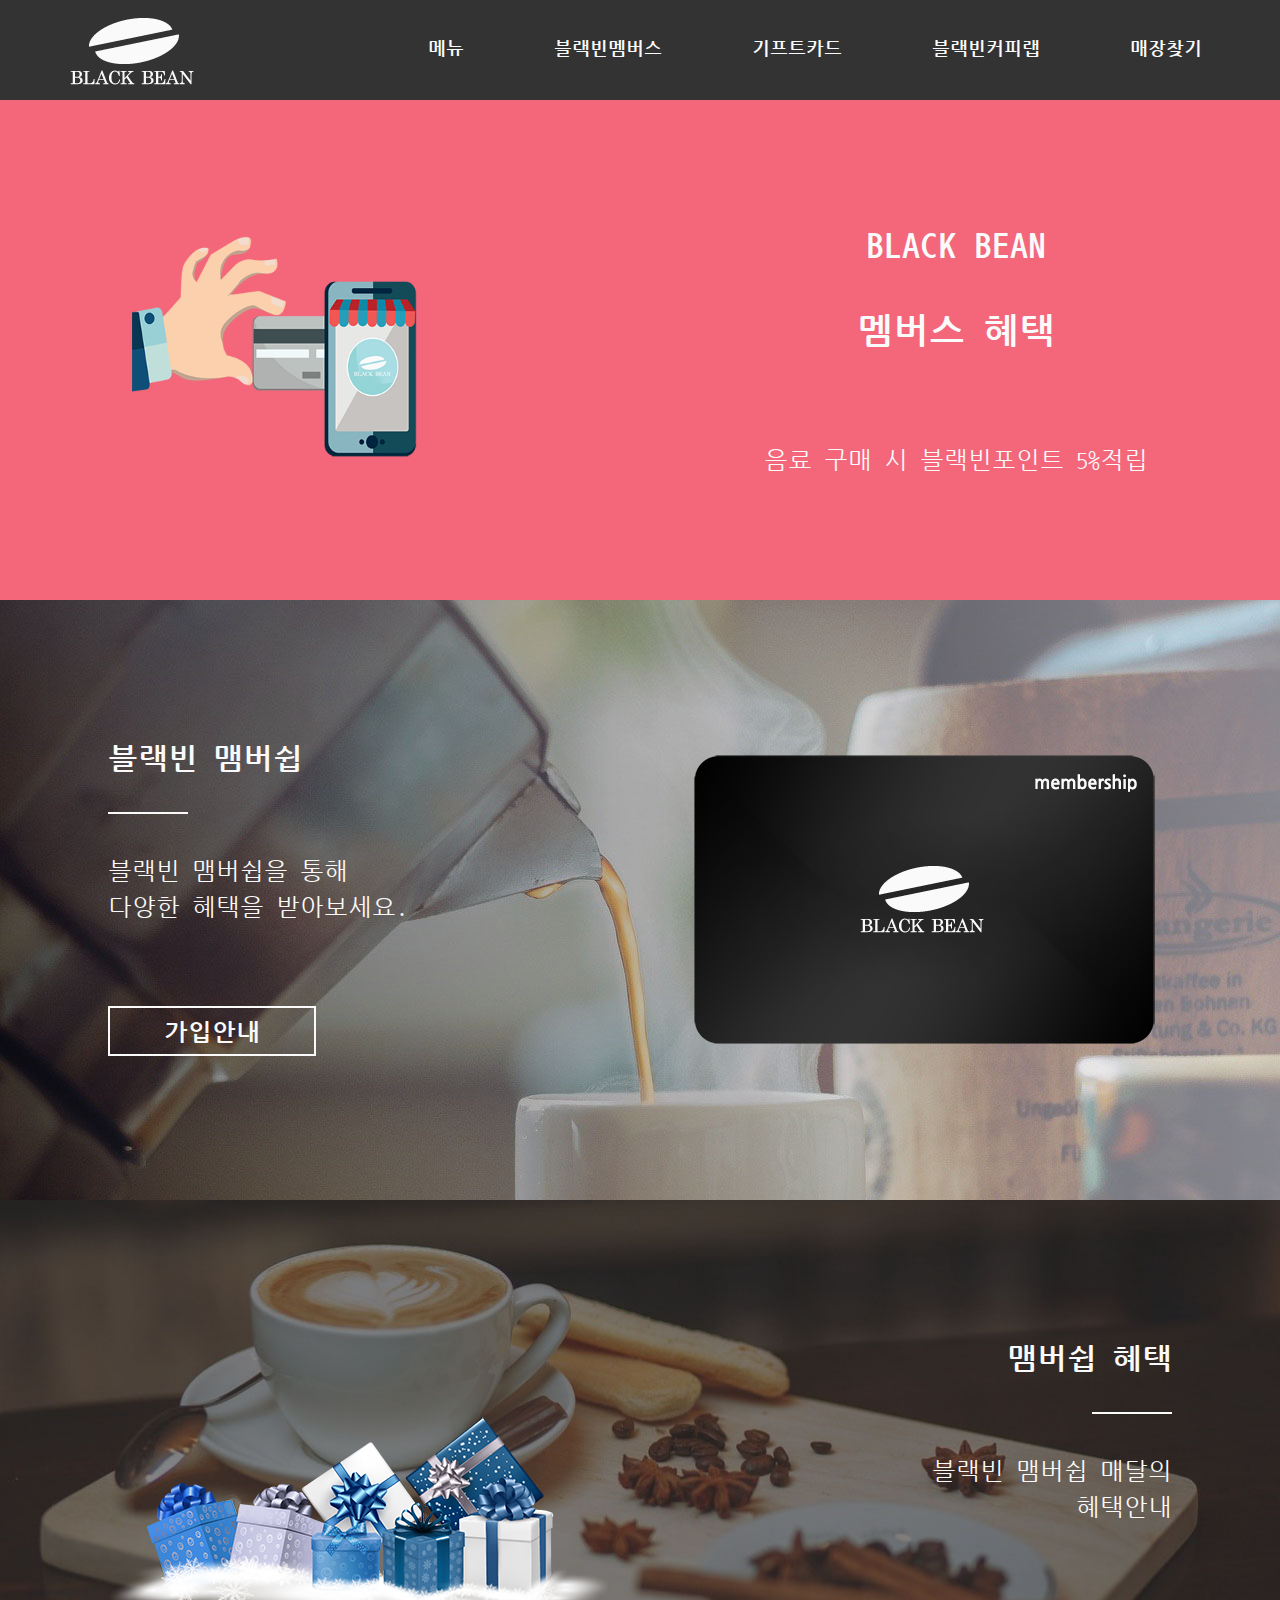
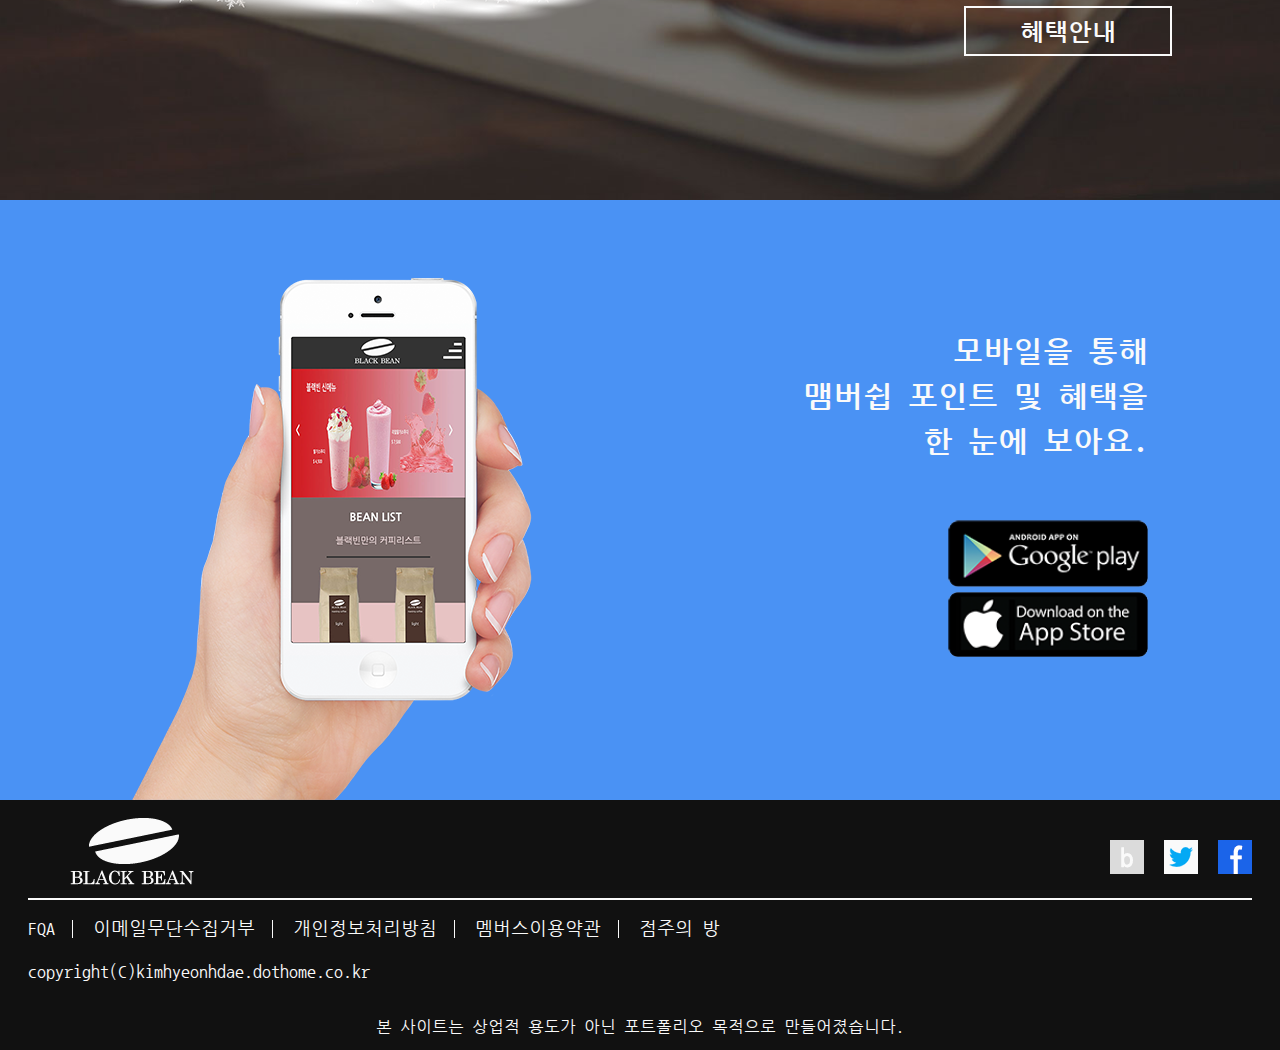
<file: member_page/index.html>
<!DOCTYPE html>
<html lang="ko">
<head>
    <meta name="viewport" content="width=device-width, initial-scale=1.0">
    <meta http-equiv="X-UA-Compatible" content="ie=edge">
    <meta charset="UTF-8">
    <title>Blackbean</title>
    <!--font_link-->
    <link href="https://fonts.googleapis.com/css2?family=Nanum+Gothic+Coding:wght@400;700&display=swap" rel="stylesheet">
    
    <!--style-->
    <link rel="stylesheet" href="css/style.css" type="text/css">
    
    <!--favicon-->
</head>
<body>
    <div id="wrap">
        <div id="header">
            <div class="container">
                <div class="row">
                    <div class="header clearfix">
                        <div class="logo">
                            <h1><a href="../index.html"><img src="img/logo2.png" alt="로고"></a></h1>
                        </div>
                        <!--//logo-->
                        <div class="nav">
                            <ul class="clearfix">
                                <li><a href="../menupage_ver2/index.html">메뉴</a></li>    
                                <li><a href="#">블랙빈멤버스</a></li>    
                                <li><a href="../gift_page/index.html">기프트카드</a></li>    
                                <li><a href="../blacklap/index.html">블랙빈커피랩</a></li>    
                                <li><a href="../location/index.html">매장찾기</a></li>    
                            </ul>    
                        </div>
                        <!--//nav-->
                        <div class="hnav">
                            <span></span>
                        </div>
                        <!--//hnav-->    
                    </div>
                    <!--//header-->
                </div>
            </div>
        </div>
        <!--//header_area-->
        <div id="banner">
            <div class="container">
                <div class="row">
                    <div class="banner">
                        <div class="ban_img">
                            <img src="img/member_ban.png" alt="베너이미지">
                        </div>
                        <!--//ban_img-->
                        <div class="text">
                            <h2>BLACK BEAN</h2>
                            <strong>멤버스 혜택</strong>
                            <p>음료 구매 시 블랙빈포인트 5&#37;적립</p>
                        </div>        
                    </div>
                    <!--//banner-->
                </div>
            </div>
        </div>
        <!--//banner_area-->
        <div id="contents">
            <div id="cont1">
                <div class="container">
                    <div class="row">
                        <div class="cont1">
                            <div class="text">
                                <h2>블랙빈 맴버쉽</h2>
                                <p>
                                    블랙빈 맴버쉽을 통해<br>
                                    다양한 혜택을 받아보세요.
                                </p>
                                <a href="#" class="cont_btn cont1_btn">가입안내</a>    
                            </div>    
                            <!--//text-->
                            <div class="cont1_img">
                                <img src="img/card.png" alt="블랙빈멤버쉽 카드">
                            </div>
                            <!--//cont1_img-->
                        </div>
                        <!--//cont1-->
                    </div>
                </div>
            </div>
            <!--//cont1_area-->
            <div id="cont2">
                <div class="container">
                    <div class="row">
                        <div class="cont2">
                            <div class="text">
                                <h2>맴버쉽 혜택</h2>
                                <p>
                                    블랙빈 맴버쉽 매달의<br>
                                    혜택안내
                                </p>
                                <a href="#" class="cont_btn cont2_btn">혜택안내</a>    
                            </div>    
                            <!--//text-->
                            <div class="cont2_img">
                                <img src="img/cont2_img.png" alt="블랙빈혜택 카드">
                            </div>
                            <!--//cont2_img-->
                        </div>
                        <!--//cont2-->
                    </div>
                </div>
            </div>
            <!--//cont2_area-->
            <div id="cont3">
                <div class="container">
                    <div class="row">
                        <div class="cont3">
                            <div class="text">
                                <p>
                                    모바일을 통해<br>
                                    맴버쉽 포인트 및 혜택을<br>
                                    한 눈에 보아요.
                                </p>    
                            </div>
                            <!--//text-->
                            <div class="cont3_img">
                                <img src="img/cont3.png" alt="모바일어플이미지">
                            </div>
                            <!--//cont3_img-->
                            <div class="down">
                                <a href="./README.md" download><img src="img/google_down.png" alt="구글스토어"></a>
                                <a href="./README.md" download><img src="img/app_down.png" alt="앱스토어다운"></a>
                            </div>
                            <!--//down-->
                        </div>
                        <!--//cont3-->
                    </div>
                </div>
            </div>
            <!--//cont3_area-->        
        </div>
        <!--//contents_area-->
        <div id="footer">
            <div class="container">
                <div class="row">
                    <div class="footer">   
                        <div class="t_foot">  
                            <div class="f_logo">
                                <a href="../index.html"><img src="img/logo2.png" alt="바텀로고"></a>
                            </div>
                            <!--//logo-->
                            <div class="sns">
                                <a href="#"><img src="img/blog.png" alt="블로그아이콘"></a>
                                <a href="#"><img src="img/twitter.png" alt="블로그아이콘"></a>
                                <a href="#"><img src="img/facebook.png" alt="블로그아이콘"></a>
                            </div>
                            <!--//sns-->    
                        </div>
                        <!--//t_foot-->
                        <div class="b_foot">
                            <div class="f_nav">
                                <a href="#">FQA</a>
                                <a href="#">이메일무단수집거부</a>
                                <a href="#">개인정보처리방침</a>
                                <a href="#">멤버스이용약관</a>
                                <a href="#">점주의 방</a>
                            </div>
                            <!--//f_nav-->
                            <div class="copy">
                                <p>copyright(C)kimhyeonhdae.dothome.co.kr</p>    
                            </div>
                            <!--//copy-->
                            <strong>본 사이트는 상업적 용도가 아닌 포트폴리오 목적으로 만들어졌습니다.</strong>    
                        </div>
                        <!--//b_foot-->
                    </div>
                    <!--//footer-->
                </div>
            </div>
        </div>
        <!--//footer_area-->
    </div>
    <!--//wrap-->
    
    
    
    <!--script-->
    <script src="https://ajax.googleapis.com/ajax/libs/jquery/1.12.4/jquery.min.js"></script>
    
    <script>
        //hnav     
        document.querySelector(".hnav").addEventListener("click",function(){
                var w = 960;
                var hnav = document.querySelector(".hnav");
            
                hnav.listCheck = false;
            
                for(var i = 0; i < hnav.classList.length; ++i){
		          if( hnav.classList[i] == 'on' ) {
                      hnav.listCheck = true;
                      break;
                  }
                }
            
                if(window.innerWidth <= w && hnav.listCheck === false){
                    hnav.classList.add("on");
                    document.querySelector(".header").classList.add("on");
                }else if(hnav.listCheck === true){
                    hnav.classList.remove("on");
                    document.querySelector(".header").classList.remove("on");
                }             
        });
        window.addEventListener('resize',function(){
            if(window.innerWidth > 960){
                document.querySelector('.hnav').classList.remove('on');
                document.querySelector(".header").classList.remove("on");
            }
            
        });
	</script>
</body>
</html>
</file>
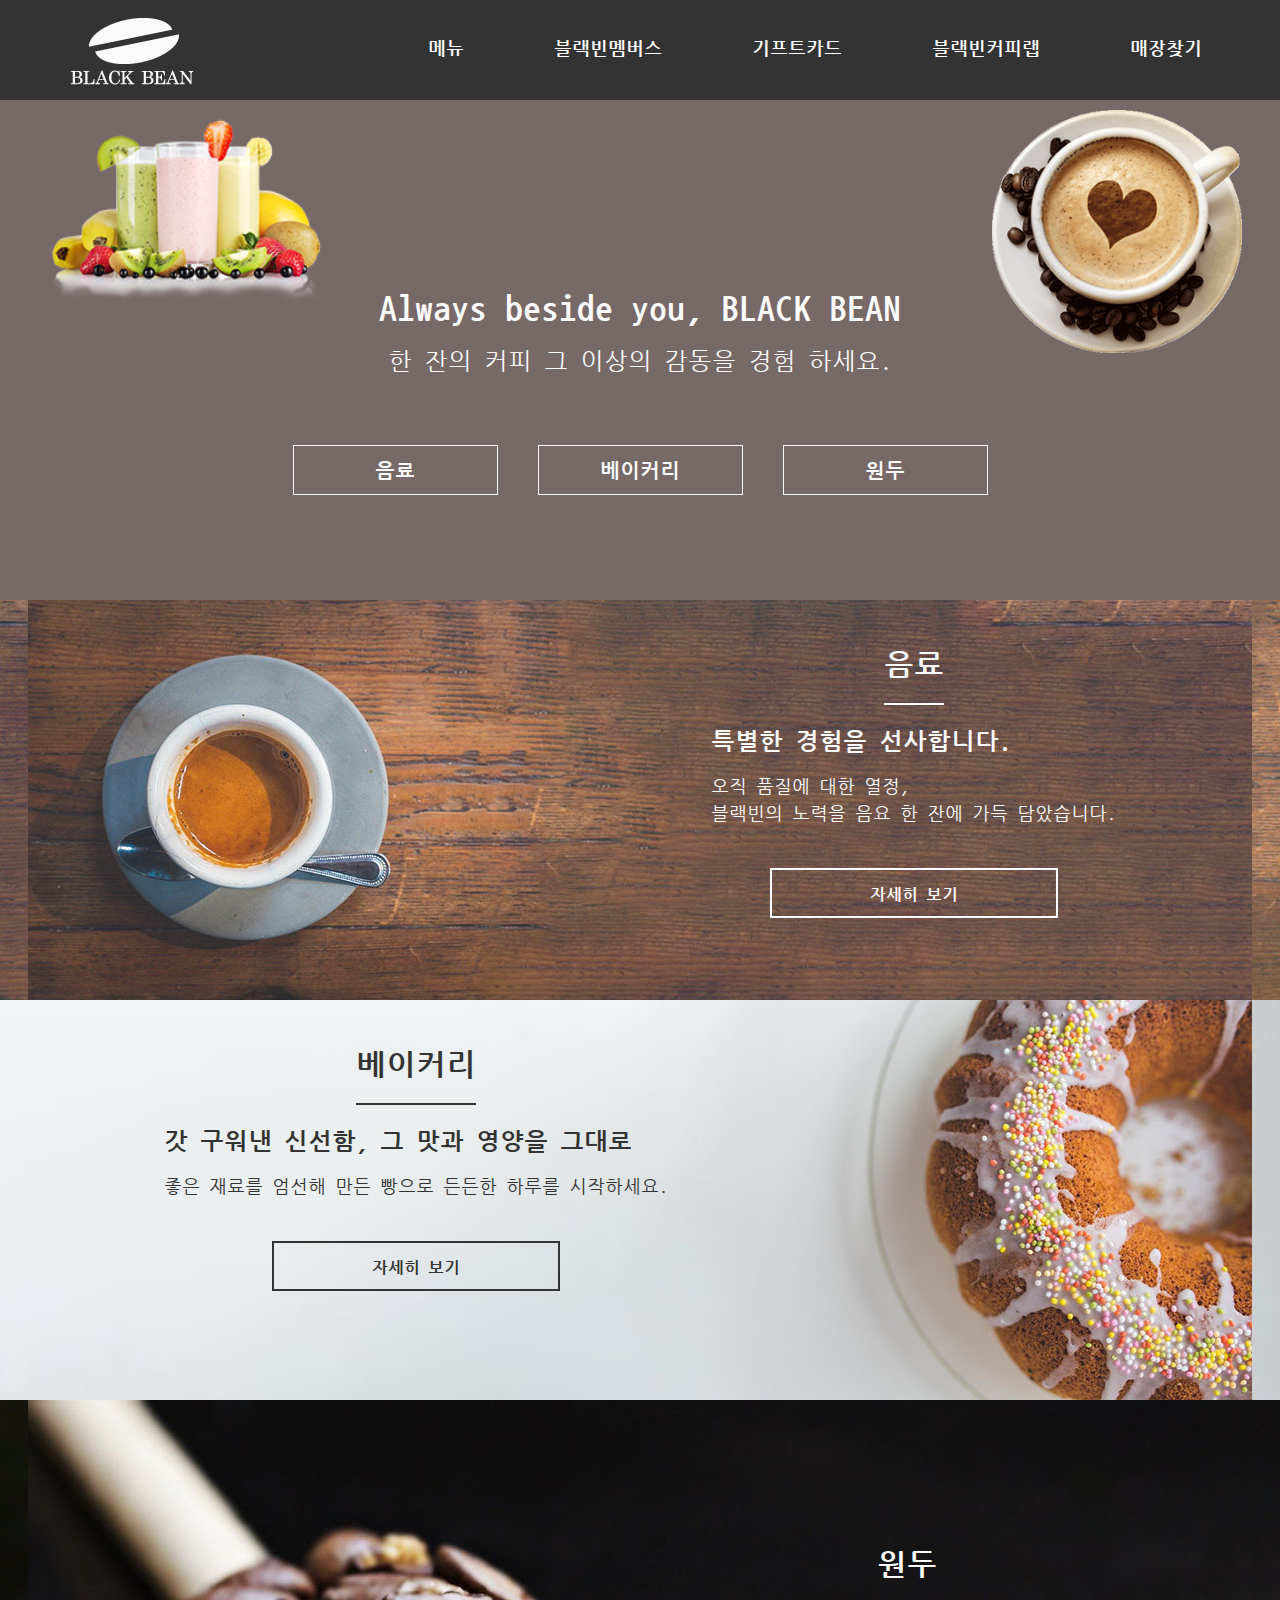
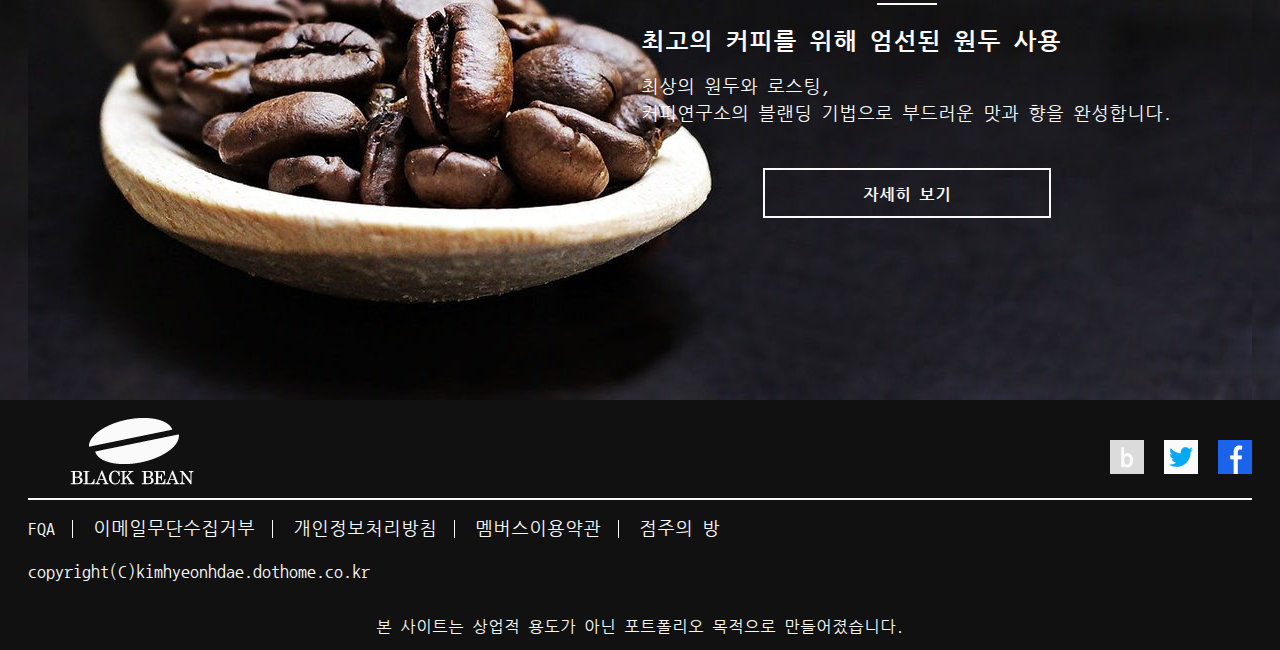
<file: menupage_ver2/index.html>
<!DOCTYPE html>
<html lang="ko">
<head>
    <meta name="viewport" content="width=device-width, initial-scale=1.0">
    <meta http-equiv="X-UA-Compatible" content="ie=edge">
    <meta charset="UTF-8">
    <title>Blackbean</title>
    <!--font_link-->
    <link href="https://fonts.googleapis.com/css2?family=Nanum+Gothic+Coding:wght@400;700&display=swap" rel="stylesheet">
    
    <!--style-->
    <link rel="stylesheet" href="css/style.css" type="text/css">
    
    <!--favicon-->
</head>
<body>
    <div id="wrap">
        <div id="header">
            <div class="container">
                <div class="row">
                    <div class="header clearfix">
                        <div class="logo">
                            <h1><a href="../index.html"><img src="img/logo2.png" alt="로고"></a></h1>
                        </div>
                        <!--//logo-->
                        <div class="nav">
                            <ul class="clearfix">
                                <li><a href="#">메뉴</a></li>    
                                <li><a href="../member_page/index.html">블랙빈멤버스</a></li>    
                                <li><a href="../gift_page/index.html">기프트카드</a></li>    
                                <li><a href="../blacklap/index.html">블랙빈커피랩</a></li>    
                                <li><a href="../location/index.html">매장찾기</a></li>    
                            </ul>    
                        </div>
                        <!--//nav-->
                        <div class="hnav">
                            <span></span>
                        </div>
                        <!--//hnav-->    
                    </div>
                    <!--//header-->
                </div>
            </div>
        </div>
        <!--//header_area-->
        <div id="banner">  
            <div class="container">
                <div class="row">
                     <div class="banner">
                         <div class="text">
                            <p>Always beside you, BLACK BEAN</p>
                            <em>한 잔의 커피 그 이상의 감동을 경험 하세요.</em>
                         </div>
                         <!--//text-->
                         <div class="menu_btn">
                            <ul>
                                <li><a href="#">음료</a></li>
                                <li><a href="#">베이커리</a></li>
                                <li><a href="#">원두</a></li>
                            </ul>    
                         </div>
                         <!--//menu_btn-->
                         <span class="img img1">
                             <img src="img/ban2.png" alt="배너이미지">
                         </span>
                         <span class="img img2">
                             <img src="img/ban3.png" alt="배너이미지">
                         </span>
                    </div>
                    <!--//banner-->  
                </div>
            </div>
        </div>
        <!--//banner_area-->
        <div id="contents">
            <div id="cont1">
                <div class="container">
                    <div class="row">
                        <div class="cont cont1">
                            <h2 class="ir">메뉴-음료</h2>
                            <div class="text">
                                <h3>음료</h3>
                                <strong>특별한 경험을 선사합니다.</strong> <p>오직 품질에 대한 열정,<br>
                                   블랙빈의 노력을 음요 한 잔에 가득 담았습니다.
                                </p>
                                <a href="#" class="cont_btn cont1_btn ">자세히 보기</a>    
                            </div>
                            <!--//text-->      
                        </div>
                        <!--//cont1-->
                    </div>
                </div>    
            </div>
            <!--//cont1_area-->
            <div id="cont2">
                <div class="container">
                    <div class="row">
                        <div class="cont cont2">
                            <h2 class="ir">메뉴-베이커리</h2>
                            <div class="text">
                                <h3>베이커리</h3>
                                <strong>갓 구워낸 신선함, 그 맛과 영양을 그대로</strong> 
                                <p>좋은 재료를 엄선해 만든 빵으로 든든한 하루를 시작하세요.</p>
                                <a href="#" class="cont_btn cont2_btn ">자세히 보기</a>    
                            </div>
                            <!--//text-->      
                        </div>
                        <!--//cont2-->
                    </div>
                </div>    
            </div>
            <!--//cont2_area-->
            <div id="cont3">
                <div class="container">
                    <div class="row">
                        <div class="cont cont3">
                            <h2 class="ir">메뉴-원두</h2>
                            <div class="text">
                                <h3>원두</h3>
                                <strong>최고의 커피를 위해 엄선된 원두 사용</strong> 
                                <p>최상의 원두와 로스팅,<br> 
                                커피연구소의 블랜딩 기법으로 부드러운 맛과 향을 완성합니다.
                                </p>
                                <a href="#" class="cont_btn cont3_btn ">자세히 보기</a>    
                            </div>
                            <!--//text-->      
                        </div>
                        <!--//cont3-->
                    </div>
                </div>    
            </div>
            <!--//cont3_area-->    
        </div>
        <!--//contents_area-->
        <div id="footer">
            <div class="container">
                <div class="row">
                    <div class="footer">   
                        <div class="t_foot">  
                            <div class="f_logo">
                                <a href="../index.html"><img src="img/logo2.png" alt="바텀로고"></a>
                            </div>
                            <!--//logo-->
                            <div class="sns">
                                <a href="#"><img src="img/blog.png" alt="블로그아이콘"></a>
                                <a href="#"><img src="img/twitter.png" alt="블로그아이콘"></a>
                                <a href="#"><img src="img/facebook.png" alt="블로그아이콘"></a>
                            </div>
                            <!--//sns-->    
                        </div>
                        <!--//t_foot-->
                        <div class="b_foot">
                            <div class="f_nav">
                                <a href="#">FQA</a>
                                <a href="#">이메일무단수집거부</a>
                                <a href="#">개인정보처리방침</a>
                                <a href="#">멤버스이용약관</a>
                                <a href="#">점주의 방</a>
                            </div>
                            <!--//f_nav-->
                            <div class="copy">
                                <p>copyright(C)kimhyeonhdae.dothome.co.kr</p>    
                            </div>
                            <!--//copy-->
                            <strong>본 사이트는 상업적 용도가 아닌 포트폴리오 목적으로 만들어졌습니다.</strong>    
                        </div>
                        <!--//b_foot-->
                    </div>
                    <!--//footer-->
                </div>
            </div>
        </div>
        <!--//footer_area-->
    </div>
    <!--//wrap-->
    
    
    
    <!--script-->
    <script src="https://ajax.googleapis.com/ajax/libs/jquery/1.12.4/jquery.min.js"></script>
    
    <script>
        //hnav
       
        
        document.querySelector(".hnav").addEventListener("click",function(){
                var w = 960;
                var hnav = document.querySelector(".hnav");
            
                hnav.listCheck = false;
            
                for(var i = 0; i < hnav.classList.length; ++i){
		          if( hnav.classList[i] == 'on' ) {
                      hnav.listCheck = true;
                      break;
                  }
                }
            
                if(window.innerWidth <= w && hnav.listCheck === false){
                    hnav.classList.add("on");
                    document.querySelector(".header").classList.add("on");
                }else if(hnav.listCheck === true){
                    hnav.classList.remove("on");
                    document.querySelector(".header").classList.remove("on");
                }
                
                
            
                
        });
        window.addEventListener('resize',function(){
            if(window.innerWidth > 960){
                document.querySelector('.hnav').classList.remove('on');
                document.querySelector(".header").classList.remove("on");
            }
            
        });
        
	</script>
</body>
</html>
</file>
<file: css/style.css>
@charset "utf-8";
/*reset*/
*,*::after,*::before{
    margin: 0;
    padding: 0;
    box-sizing: border-box;
    color: #333;
    font-family: 'Nanum Gothic Coding', monospace;
}
li{
    list-style: none;
}
a{
    color: #333;
    text-decoration: none;
}
img{
    display: block;
}
em{
    font-style: normal;
}

.clearfix::after, .cleafix::before{
    content: "";
    display: block;
    clear: both;
}

.ir{
    width: 0;
    height: 0;
    display: none;
    text-indent: -9999px;
    font-size: 0;
}
/*container*/
.container{
    margin: 0 auto;
    width: 1280px;
}
/*row*/
.row{
    padding: 0 28px;
}

/*layouy*/
#header{
    background: #333;
}
#banner{}
#contents{}
#footer{
    background: #111;
}

/*header*/
.header{
    position: relative;
    height: 100px;
}

.header .logo{
    float: left;
    width: 208px;
    height: 100px;
    display: flex;
    align-items: center;
    justify-content: center;
}

.header .logo img{
    width: 180px;
    height: 80px;
}


.header .nav{
    float: right;
    margin: 30px 30px 0 0;
}
.header .nav ul{}
.header .nav ul li{
    float: left;
    margin-right: 50px;
    text-align: center;
}
.header .nav ul li:last-of-type{
    margin-right: 0;
}
.header .nav ul li a{
    display: block;
    color: #fafafa;
    padding: 10px 20px;
    font-weight: bold;
    font-size: 18px;
}

.header .nav ul li:hover a{
    color: #d44d54;
}

.header .hnav{
    display: none;
    position: absolute;
    top: 30px;
    right: 10px;
    width: 50px;
    height: 43px;
    cursor: pointer;
}
.header .hnav span{
    display: block;
    width: 35px;
    height: 7px;
    background: #fafafa;
    position: relative;
    right: -15px;
    transition: all 0.3s;
}
.header .hnav span::before{
    position: absolute;
    content: "";
    top: -14px;
    right: 0;
    width: 20px;
    height: 7px;
    background: #fafafa;
    transition: all 0.3s;
    
}
.header .hnav span::after{
    position: absolute;
    content: "";
    bottom: -14px;
    right: 0;
    width: 50px;
    height: 7px;
    background: #fafafa;
    transition: all 0.3s;
    
}

.header .hnav.on span{
    background: #d44d54;
}
.header .hnav.on span::before{
    background: #d44d54;
}
.header .hnav.on span::after{
    background: #d44d54;
}
/*banner*/

.slider{
    width: 100%;
    height: auto;
}

.slider .img{
    width: 100%;
    height: auto;
}

.slider img{
    width: 100%;
    height: auto;
}

/*contents*/
#cont1{
    background: url(../img/cont1_bg.jpg) no-repeat;
    background-size: cover;
}
.cont1{
    width: 100%;
    height: 700px;
    position: relative;
}

.cont1 h2{
    padding-top: 70px;
    margin-bottom: 35px;
    font-weight: bold;
    font-size: 30px;
    text-align: center;
    color: #fafafa;
}
.cont1>p{
    font-size: 28px;
    font-weight: 600;
    text-align: center;
    color: #f0d9d9;
    position: relative;
}
.cont1>p::after{
    content: "";
    position: absolute;
    bottom: -44px;
    left: 50%;
    width: 280px;
    height: 4px;
    transform: translateX(-50%);
    background: #333;
    
}

.cont1 .list{
    overflow: hidden;
    margin-top: 100px;
}
.cont1 .list figure{
    width: 100%;
    height: 400px;
    display: flex;
    align-items: center;
    justify-content: center;
    flex-direction: column;
}
.cont1 .list figure img{
    width: 100%;
}
.cont1 .list figure figcaption{
    width: 100%;
}
.cont1 .list figure figcaption p{
    font-size: 18px;
    color: #786969;
    text-align: center;
    margin-bottom: 10px;
}
.cont1 .list figure figcaption em{
    color: #fafafa;
    font-size: 24px;
    font-weight: 700;
    text-align: center;
    display: block;
}

.cont1 .list .swiper-pagination-bullets > span{
    opacity: 1;
    background: #fafafa;
}

.cont1 .list .swiper-pagination-bullets > span.swiper-pagination-bullet-active{
    background: #333;
}


/*cont2*/
#cont2{
    background: #fafafa;
}
.cont2{
    height: 350px;
    overflow: hidden;
}
.cont2>div{
    float: left;
    width: 49%;
    height: 350px;
    padding: 25px 0;
}

.cont2>div>h3{
    font-size: 24px;
    font-weight: bold;
    color: #333;
}

.cont2 .notice{
    margin-right: 2%;
    position: relative;
    padding: 25px 45px;
    
}
.cont2 .notice .more{
    position: absolute;
    top: 85px;
    right: 45px;
}
.cont2 .notice ul{
    margin-top: 65px;
}
.cont2 .notice ul li{
    overflow: hidden;
    margin-bottom: 10px;
    border-bottom: 1px solid #ccc;
}
.cont2 .notice ul li a{
    width: 60%;
    float: left;
    display: block;
    overflow: hidden;
    text-overflow: ellipsis;
    white-space: nowrap;
}
.cont2 .notice ul li span{
    float: right;
    width: 30%;
    text-align: right;
}

.cont2 .link{}
.cont2 .link h3{
    text-align: center;
    margin-bottom: 12px;
}
.cont2 .link a{
    width: 100%;
    display: block;
    padding: 20px;
}
.cont2 .link a img{
    display: block;
    width: 100%;
}

.cont3{
    width: 100%;
    height: 350px;
}
.cont3 .info{
    width: 100%;
    height: 350px;
    display: flex;
    justify-content: center;
    align-items: center;
}
.cont3 .box{
    float: left;
    display: block;
    width: 250px;
    height: 250px;
    margin: 0 10px;
    position: relative;
}
.cont3 .box p{
    position: absolute;
    top: 0;
    left: 0;
    display: block;
    width: 100%;
    height: 100%;
    line-height: 250px;
    text-align: center;
    background: rgba(0,0,0,0.5);
    color: #fafafa;
    font-size: 24px;
    font-weight: bold;
    opacity: 1;
    transition: all 0.3s;
}
.cont3 .box:hover p{
    opacity: 0;
}
.cont3 .box em{
    position: absolute;
    top: 0;
    left: 0;
    display: block;
    width: 100%;
    height: 100%;
    line-height: 250px;
    text-align: center;
    background: rgba(0,0,0,0.5);
    color: #fafafa;
    font-size: 38px;
    font-weight: bold;
    opacity: 0;
    transition: all 0.3s;
}
.cont3 .box:hover em{
    opacity: 1;
}
.cont3 .box1{
    background: url(../img/cont3_1.jpg) no-repeat;
    background-size: cover;
}
.cont3 .box2{
    background: url(../img/cont3_2.jpg) no-repeat;
    background-size: cover;
}
.cont3 .box3{
    background: url(../img/cont3_3.jpg) no-repeat;
    background-size: cover;
}
.cont3 .box4{
    background: url(../img/cont3_4.jpg) no-repeat;
    background-size: cover;
}


/*footer*/

.footer{
    height: 250px;
}


.footer .t_foot{
    height: 100px;
    border-bottom: 2px solid #fafafa;
    overflow: hidden;
}


.footer .t_foot .f_logo{
    float: left;
    width: 208px;
    height: 100px;
    display: flex;
    align-items: center;
    justify-content: center;
}

.footer .t_foot .sns{
    margin-top: 40px;
    float: right;
    overflow: hidden;
}
.footer .t_foot .sns a{
    display: block;
    margin-right: 20px;
    float: left;
    position: relative;
}
.footer .t_foot .sns a::after{
    content: "";
    position: absolute;
    top: 0;
    left: 0;
    width: 100%;
    height: 100%;
    background: rgba(0,0,0,0.5);
    transition: all 0.3s;
    opacity: 0;
}
.footer .t_foot .sns a:hover::after{
    opacity: 1;
}
.footer .t_foot .sns a:last-of-type{
    margin-right: 0;
}


.footer .b_foot{
    height: 150px;
    position: relative;
}
.footer .b_foot .f_nav{
    padding-top: 20px;
}
.footer .b_foot .f_nav a{
    display: inline-block;
    font-size: 18px;
    color: #fafafa;
    margin-right: 30px;
    position: relative;
}

.footer .b_foot .f_nav a::after{
    content: "";
    position: absolute;
    top: 0;
    right: -17.5px;
    width: 1px;
    height: 100%;
    background: #fafafa;
}
.footer .b_foot .f_nav a:last-of-type::after{
    display: none;
}
.footer .b_foot .f_nav a:hover{
    color: #d44d54;
}


.footer .b_foot .copy{
    margin-top: 25px;
}
.footer .b_foot .copy p{
    color: #fafafa;
    font-size: 18px;
}

.footer>.b_foot>strong{
    position: absolute;
    width: 100%;
    text-align: center;
    font-size: 16px;
    font-weight: 500;
    color: #fafafa;
    left: 50%;
    bottom: 15px;
    transform: translateX(-50%);
}




/*mediaquery*/
@media screen and (max-width:1290px){
    .container{
        width: 100%;
    }
}

@media screen and (max-width:1150px){
    .header .nav{
        margin: 30px 0 0 0;
    }
    .header .nav ul li{
        margin-right: 30px;
    }
    .header .nav ul li a{
        font-size: 16px;
    }
    
    .cont3 .box{
        width: 200px;
        height: 200px;

    }
    .cont3 .box p{
        font-size: 18px;
        line-height: 200px;
    }
    .cont3 .box em{
        line-height: 200px;
    }
}

@media screen and (max-width:1024px){
    .row{
        padding: 0 10px;
    }
    .header .nav ul li{
        margin-right: 10px;
    }
}

@media screen and (max-width:960px){
    .header{
        position: fixed;
        top: 0;
        left: 0;
        width: 100%;
        height: 100px;
        background: #333;
        z-index: 1000;
    }
    .header .nav{
        display: none;
        margin-top: 0;
        position: absolute;
        width: 200px;
        top: 100px;
        right: -300px;
        height: calc(100vh - 100px);
        background: #333;
        z-index: 1100;
    }
    .header.on .nav{
        margin-top: 0;
        display: block;
        position: absolute;
        width: 250px;
        top: 100px;
        right: -10px;
        height: calc(100vh - 100px);
        background: #333;
        z-index: 1100;
    }
    .header.on .nav ul li{
        width: 100%;
        float: none;
    }
    .header .hnav{
        display: flex;
        align-items: center;
    }
    
    
    .slider{
        margin-top: 100px;
    }
    
    .cont2 .notice{
        padding: 25px 15px;
    }
    
    .cont3{
        display: flex;
        align-items: center;
        justify-content: center;
        height: 700px;
    }
    .cont3 .info{
        width: 540px;
        height: auto;
        display: block;

    }
    .cont3 .box{
        margin: 10px;
        width: 250px;
        height: 250px;
    }
    .cont3 .box p{
        line-height: 250px;
    }
    .cont3 .box em{
        line-height: 250px;
    }
}

@media screen and (max-width:768px){
    .header{
        display: flex;
        align-items: center;
        justify-content: center;
    }
    
    .slider{
        height: auto;
    }
    
    .cont1{
        height: 600px;
    }
    .cont1 h2{
        padding-top: 30px;
        margin-bottom: 30px;
    }
    .cont1 .list{
        margin-top: 40px;
    }
    .cont1 .list figure figcaption p{
        font-size: 16px;
    }
    .cont1 .list figure figcaption em{
        font-size: 20px;
    }
    
    .cont2{
        height: 700px;
    }
    .cont2>div{
        width: 100%;
    }
    .cont2 .notice{
        margin-right: 0;
    }
    .cont2 .notice .more{
        right: 20px;
    }
    .footer .b_foot .f_nav a{
        font-size: 16px;
        margin-right: 5px;
    }
    .footer .b_foot .f_nav a::after{
        right: -6px;
    }
}

@media screen and (max-width:600px){
    .slider{
        height: auto;
    }
    
    .cont1{
        height: 550px;
        padding: 20px;
    }
    .cont1>p::after{
        bottom: -30px;
    }
    .cont1 .list{
        margin-top: 0px;
    }
    .cont3 .info{
        width: 440px;
    }
    .cont3 .box{
        width: 210px;
        height: 210px;
        margin: 5px;
    }
    .cont3 .box p{
        line-height: 210px;
    }
    .cont3 .box em{
        line-height: 210px;
    }
    
    .footer{
        height: 400px;
    }
    .footer .t_foot{
        height: 150px;
    }
    .footer .t_foot .f_logo{
        width: 100%;
    }
    .footer .t_foot .sns{
        margin-top: 0;
        width: 100%;
        display: flex;
        justify-content: center;
    }
    .footer .b_foot{
        width: 100%;
        height: 250px;
        display: flex;
        justify-content: center;
        align-items: center;
        flex-direction: column;
    }
    .footer .b_foot .f_nav{
        width: 100%;
        text-align: center;
        padding-top: 0;
        margin-bottom: 0px;
    }
    .footer .b_foot .f_nav a{
        margin-bottom: 10px;
        font-size: 14px;
        margin-right: 0;
    }
    .footer .b_foot .f_nav a:nth-of-type(5){
    }
    .footer .b_foot .f_nav a::after{
        display: none;
    }
    .footer .b_foot .copy{
        margin-bottom: 90px;
    }
    .footer>.b_foot>strong{
        font-size: 12px;
        bottom: 40px;
    }
}
@media screen and (max-width:480px){
    .cont3{
        height: 900px;
    }
    .cont3 .box{
        width: 100%;
        margin: 0;
        height: 200px;
        margin: 5px 0;
    }
    .cont3 .box p{
        line-height: 200px;
    }
    .cont3 .box em{
        line-height: 200px;
    }
}
</file>
<file: blacklap/css/style.css>
@charset "utf-8";
/*reset*/
*,*::after,*::before{
    margin: 0;
    padding: 0;
    box-sizing: border-box;
    color: #333;
    font-family: 'Nanum Gothic Coding', monospace;
}
li{
    list-style: none;
}
a{
    color: #333;
    text-decoration: none;
}
img{
    display: block;
}
em{
    font-style: normal;
}

.clearfix::after, .cleafix::before{
    content: "";
    display: block;
    clear: both;
}

.ir{
    width: 0;
    height: 0;
    display: none;
    text-indent: -9999px;
    font-size: 0;
}

body{
    background: #000;
}
/*container*/
.container{
    margin: 0 auto;
    width: 1280px;
}
/*row*/
.row{
    padding: 0 28px;
}

/*layouy*/

#header{
    background-image: linear-gradient(180deg , #000 10%, rgba(50,50,50,0.5) 70%,rgba(90,90,90,0.3) 100%);
}
#banner{
    background: url(../img/ban.jpg) no-repeat center;
    background-size: cover;
    position: relative;
    z-index: 1;
}
#banner::after{
    content: "";
    width: 100%;
    height: 100%;
    position: absolute;
    left: 0;
    top: 0;
    background: rgba(0,0,0,0.5);
    z-index: 2;
}
#contents{}
#footer{
    background: #333;
}

/*header*/
.header{
    position: relative;
    height: 100px;
}

.header .logo{
    float: left;
    width: 208px;
    height: 100px;
    display: flex;
    align-items: center;
    justify-content: center;
}

.header .logo img{
    width: 180px;
    height: 80px;
}


.header .nav{
    float: right;
    margin: 30px 30px 0 0;
}
.header .nav ul{}
.header .nav ul li{
    float: left;
    margin-right: 50px;
    text-align: center;
}
.header .nav ul li:last-of-type{
    margin-right: 0;
}
.header .nav ul li a{
    display: block;
    color: #fafafa;
    padding: 10px 20px;
    font-weight: bold;
    font-size: 18px;
}

.header .nav ul li:hover a{
    color: #d44d54;
}

.header .hnav{
    display: none;
    position: absolute;
    top: 30px;
    right: 10px;
    width: 50px;
    height: 43px;
    cursor: pointer;
}
.header .hnav span{
    display: block;
    width: 35px;
    height: 7px;
    background: #fafafa;
    position: relative;
    right: -15px;
    transition: all 0.3s;
}
.header .hnav span::before{
    position: absolute;
    content: "";
    top: -14px;
    right: 0;
    width: 20px;
    height: 7px;
    background: #fafafa;
    transition: all 0.3s;
    
}
.header .hnav span::after{
    position: absolute;
    content: "";
    bottom: -14px;
    right: 0;
    width: 50px;
    height: 7px;
    background: #fafafa;
    transition: all 0.3s;
    
}

.header .hnav.on span{
    background: #d44d54;
}
.header .hnav.on span::before{
    background: #d44d54;
}
.header .hnav.on span::after{
    background: #d44d54;
}
/*banner*/

.banner{
    height: 700px;
    position: relative;
    z-index: 5;
}

.banner .text{
    width: 100%;
    position: absolute;
    left: 50%;
    top: 150px;
    transform: translateX(-50%);
    display: flex;
    align-items: center;
    justify-content: center;
    flex-direction: column;
}
.banner .text img{
    margin-bottom: 20px;
}
.banner .text strong{
    font-size: 36px;
    color: #fafafa;
    text-align: center;
    margin-bottom: 20px;
}
.banner .text p{
    text-align: center;
    font-size: 24px;
    color: #fafafa;
}

.banner .ban_btn{
    position: absolute;
    bottom: 200px;
    left: 50%;
    transform: translateX(-50%);
}

.banner .ban_btn ul{
    overflow: hidden;
}
.banner .ban_btn ul li{
    float: left;
    width: 210px;
    height: 50px;
    font-size: 18px;
    color: #fafafa;
    border: 2px solid #fafafa;
    font-weight: bold;
    text-align: center;
    line-height: 50px;
    cursor: pointer;
    transition: 0.3s;
}

.banner .ban_btn ul li:nth-of-type(1){
    margin-right: 24px;
}

.banner .ban_btn ul li.active{
    background: #fafafa;
    color: #333;
    
}
/*contents*/

/*section1*/

#section1{}

/*cont1*/
#section1 #cont1{}
#section1 #cont1 .cont1{
    height: 600px;
    position: relative;
}

#section1 #cont1 .cont1 .title{
    position: absolute;
    top: 50px;
    left: 50%;
    transform: translateX(-50%);
    width: 60%;
    height: 140px;
    display: flex;
    align-items: center;
    justify-content: center;
    text-align: center;
    border-bottom: 4px solid #906f44;
    border-top: 4px solid #906f44;
}
#section1 #cont1 .cont1 .title p{
    color: #fafafa;
    font-size: 28px;
    font-weight: bold;
    line-height: 1.4;
}

#section1 #cont1 .cont1 .icons_box{
    position: absolute;
    bottom: 90px;
    left: 0;
    width: 100%;
    display: flex;
    align-items: center;
    justify-content: center;
    
}

#section1 #cont1 .cont1 .icons_box .icon{
    width: 31%;
    display: flex;
    align-items: center;
    justify-content: center;
    flex-direction: column;
    margin-right: 2%;
}
#section1 #cont1 .cont1 .icons_box .icon3{
    margin-right: 0;
}
#section1 #cont1 .cont1 .icons_box .icon img{
    margin-bottom: 35px;
}
#section1 #cont1 .cont1 .icons_box .icon ul{}
#section1 #cont1 .cont1 .icons_box .icon ul li{
    text-align: center;
    color: #dbdbdb;
    font-weight: bold;
}

/*cont2*/
#section1 #cont2{}
#section1 #cont2 .cont2{
    height: 600px;
    margin-bottom: 50px;
}
#section1 #cont2 .cont2 .imgs{
    width: 100%;
    height: 100%;
}
#section1 #cont2 .cont2 .imgs .img{
    width: 100%;
    height: 100%;
}
#section1 #cont2 .cont2 .imgs .img1{
    background: url(../img/cont2_img2.jpg) no-repeat center;
    background-size: cover;
}
#section1 #cont2 .cont2 .imgs .img2{
    width: 100%;
    background: url(../img/cont2_img3.jpg) no-repeat center;
    background-size: cover;
}
#section1 #cont2 .cont2 .imgs .img3{
    background: url(../img/cont2_img1.jpg) no-repeat center;
    background-size: cover;
}


/*cont3*/
#section1 #cont3{}
#section1 #cont3 .cont3{
    margin-bottom: 50px;
}

#section1 #cont3 .cont3 .cont3_t{
    height: 400px;
    margin-bottom: 15px;
}
#section1 #cont3 .cont3 .cont3_t>div{
    float: left;
    width: 50%;
    height: 100%;
}
#section1 #cont3 .cont3 .cont3_t .left{
    background: url(../img/cont3_img1.jpg) no-repeat;
    background-size: cover;
    padding: 50px;
}
#section1 #cont3 .cont3 .cont3_t .left strong{
    font-weight: bold;
    color: #fafafa;
    display: inline-block;
    line-height: 1.4;
    padding-bottom: 30px;
    margin-bottom: 30px;
    position: relative;
}
#section1 #cont3 .cont3 .cont3_t .left strong::after{
    content: "";
    position: absolute;
    bottom: 0;
    left: 0;
    width: 50px;
    height: 3px;
    background: #906f44;
}
#section1 #cont3 .cont3 .cont3_t .left ul{}
#section1 #cont3 .cont3 .cont3_t .left ul li{
    font-size: 14px;
    color: #fafafa;
    line-height: 1.4;
}

#section1 #cont3 .cont3 .cont3_t .right{
    padding: 30px;
    background: #333;
    
}
#section1 #cont3 .cont3 .cont3_t .right .icon{
    display: flex;
    align-items: center;
    justify-content: center;
    width: 100%;
    height: 33%;
}
#section1 #cont3 .cont3 .cont3_t .right .icon img{
}
#section1 #cont3 .cont3 .cont3_t .right .icon .text{
    display: block;
    margin-left: 10px;
}
#section1 #cont3 .cont3 .cont3_t .right .icon .text strong{
    color: #fafafa;
    font-size: 16px;
    display: block;
    margin-bottom: 8px;
    
}
#section1 #cont3 .cont3 .cont3_t .right .icon .text p{
    color: #fafafa;
    font-size: 14px;
    color: #dbdbdb;
}

#section1 #cont3 .cont3 .cont3_b{
    display: flex;
}
#section1 #cont3 .cont3 .cont3_b figure{
    width: 32%;
    margin-right: 2%;
    display: flex;
    flex-direction: column;
    align-items: center;
    justify-content: center;
}
#section1 #cont3 .cont3 .cont3_b figure img{
    width: 100%;
    margin-bottom: 30px;
}
#section1 #cont3 .cont3 .cont3_b figure:last-of-type{
    margin-right: 0;
}

#section1 #cont3 .cont3 .cont3_b figcaption p{
    color: #dbdbdb;
    font-size: 14px;
    text-align: center;
}

/*section2*/
#section2{}

/*cont1*/
#section2 #cont1{}
#section2 #cont1 .cont1{
    height: 800px;
    background: url(../img/rapmap.jpg) no-repeat center;
    background-size: cover;
    position: relative;
}

#section2 #cont1 .cont1 h2{
    font-size: 36px;
    text-align: center;
    color: #fafafa;
    padding-top: 30px;
    padding-bottom: 20px;
    position: relative;
}
#section2 #cont1 .cont1 h2::after{
    content: "";
    position: absolute;
    bottom: 0;
    left: 50%;
    transform: translateX(-50%);
    width: 230px;
    height: 5px;
    background: #fafafa;
}

#section2 #cont1 .cont1 .more{
    position: absolute;
    display: block;
    width: 40px;
    height: 40px;
    line-height: 40px;
    text-align: center;
    color: #000;
    font-size: 24px;
    font-weight: bold;
    border: 2px solid #000;
    border-radius: 50%;
    z-index: 10;
    cursor: pointer;
}
#section2 #cont1 .cont1 .more::after{
    content: "";
    position: absolute;
    left: -60px;
    top: -30px;
    width: 50px;
    height: 50px;
    background: #906f44;
    border-radius: 50%;
    color: #fafafa;
    text-align: center;
    line-height: 50px;
}
#section2 #cont1 .cont1 .more:hover{
    color: #fafafa;
    background: #000;
    transition: 0.3s;
}
#section2 #cont1 .cont1 span.more1{
    top: 340px;
    left: 30%;  
}
#section2 #cont1 .cont1 .more1::after{
    content: "1";
}
#section2 #cont1 .cont1 span.more2{
    top: 515px;
    left: 25%;
}
#section2 #cont1 .cont1 .more2::after{
    content: "2";
}
#section2 #cont1 .cont1 span.more3{
    top: 515px;
    right: 30%;
}
#section2 #cont1 .cont1 .more3::after{
    content: "3";
}
#section2 #cont1 .cont1 span.more4{
    top: 600px;
    left: 25%;
}
#section2 #cont1 .cont1 .more4::after{
    content: "4";
}

#section2 #cont1 .cont1 .map_imgs{
    position: absolute;
    top: 50%;
    left: 50%;
    transform: translate(-50%,-50%);
    z-index: 50;
}

#section2 #cont1 .cont1 .map_imgs div{
    width: 500px;
    position: absolute;
    top: 50%;
    left: 50%;
    transform: translate(-50%,-50%);
    display: flex;
    align-items: center;
    justify-content: center;
    flex-direction: column;
    padding: 20px;
    background: #171717;
    
}
#section2 #cont1 .cont1 .map_imgs div h3{
    color: #fafafa;
    padding: 20px 0;
}
#section2 #cont1 .cont1 .map_imgs div img{
    width: 100%;
    height: 600px;
}
#section2 #cont1 .cont1 .map_imgs div .close{
    position: absolute;
    top: 10px;
    right: 10px;
    font-weight: bold;
    font-size: 24px;
    color: #fafafa;
    text-transform: uppercase;
}
/*cont2*/
#section2 #cont2{}
#section2 #cont2 .cont2{
    height: 700px;
    position: relative;
    padding: 25px;
    background: url(../img/rapcont2_bg.jpg) no-repeat center;
    background-size: cover;
}

#section2 #cont2 .cont2 .title{
    width: 100%;
    display: flex;
    align-items: center;
    justify-content: center;
    flex-direction: column;
}
#section2 #cont2 .cont2 .title strong{}
#section2 #cont2 .cont2 .title strong,em{
    font-size: 30px;
    font-weight: bold;
    color: #fafafa;
}
#section2 #cont2 .cont2 .title em{
    display: block;
    padding-bottom: 15px;
    margin-bottom: 15px;
    position: relative;
}
#section2 #cont2 .cont2 .title em::after{
    content: "";
    position: absolute;
    width: 80px;
    height: 3px;
    background: #906f44;
    left: 50%;
    bottom: 0;
    transform: translateX(-50%);
}
#section2 #cont2 .cont2 .title p{
    color: #fafafa;
    text-align: center;
}

#section2 #cont2 .cont2 .imgs{
    position: absolute;
    bottom: 90px;
    left: 50%;
    transform: translateX(-50%);
    width: 500px;
    height: 400px;
    overflow: hidden;
}

#section2 #cont2 .cont2 .imgs .img{
    width: 500px;
    height: 400px;
    position: relative;
}
#section2 #cont2 .cont2 .imgs .img1{
    background: url(../img/lapcont2_s1.jpg) no-repeat center;
    background-size: cover;
}
#section2 #cont2 .cont2 .imgs .img2{
    background: url(../img/lapcont2_s2.jpg) no-repeat center;
    background-size: cover;
}
#section2 #cont2 .cont2 .imgs .img3{
    background: url(../img/lapcont2_s3.jpg) no-repeat center;
    background-size: cover;
}

#section2 #cont2 .cont2 .imgs .img p{
    display: inline-block;
    padding: 5px;
    position: absolute;
    top: 10px;
    right: 10px;
    font-weight: bold;
    color: #fafafa;
    z-index: 1;
    background: rgba(0,0,0,0.5);
    font-size: 20px;
    
}

/*cont3*/
#section2 #cont3{}
#section2 #cont3 .cont3{
    height: 500px;
    background: url(../img/lapcont3_bg.jpg) no-repeat center center;
    background-size: cover;
    position: relative;
    padding: 25px 0;
}

#section2 #cont3 .cont3 .title{
    width: 100%;
    display: flex;
    align-items: center;
    justify-content: center;
    flex-direction: column;
}
#section2 #cont3 .cont3 .title strong{}
#section2 #cont3 .cont3 .title strong,em{
    font-size: 30px;
    font-weight: bold;
    color: #fafafa;
}
#section2 #cont3 .cont3 .title em{
    display: block;
    padding-bottom: 15px;
    margin-bottom: 15px;
    position: relative;
}
#section2 #cont3 .cont3 .title em::after{
    content: "";
    position: absolute;
    width: 80px;
    height: 3px;
    background: #906f44;
    left: 50%;
    bottom: 0;
    transform: translateX(-50%);
}
#section2 #cont3 .cont3 .title p{
    color: #fafafa;
    text-align: center;
}


#section2 #cont3 .cont3 .icon_box{
    position: absolute;
    bottom: 90px;
    left: 50%;
    transform: translateX(-50%);
    display: flex;
    align-items: center;
    justify-content: center;
}

#section2 #cont3 .cont3 .icon_box .icon{
    display: flex;
    align-items: center;
    justify-content: center;
    flex-direction: column;
    margin: 0 20%;
}

#section2 #cont3 .cont3 .icon_box .icon p{
    font-size: 18px;
    font-weight: bold;
    color: #fafafa;
}

/*footer*/

.footer{
    height: 250px;
}


.footer .t_foot{
    height: 100px;
    border-bottom: 2px solid #fafafa;
    overflow: hidden;
}


.footer .t_foot .f_logo{
    float: left;
    width: 208px;
    height: 100px;
    display: flex;
    align-items: center;
    justify-content: center;
}

.footer .t_foot .sns{
    margin-top: 40px;
    float: right;
    overflow: hidden;
}
.footer .t_foot .sns a{
    display: block;
    margin-right: 20px;
    float: left;
    position: relative;
}
.footer .t_foot .sns a::after{
    content: "";
    position: absolute;
    top: 0;
    left: 0;
    width: 100%;
    height: 100%;
    background: rgba(0,0,0,0.5);
    transition: all 0.3s;
    opacity: 0;
}
.footer .t_foot .sns a:hover::after{
    opacity: 1;
}
.footer .t_foot .sns a:last-of-type{
    margin-right: 0;
}


.footer .b_foot{
    height: 150px;
    position: relative;
}
.footer .b_foot .f_nav{
    padding-top: 20px;
}
.footer .b_foot .f_nav a{
    display: inline-block;
    font-size: 18px;
    color: #fafafa;
    margin-right: 30px;
    position: relative;
}

.footer .b_foot .f_nav a::after{
    content: "";
    position: absolute;
    top: 0;
    right: -17.5px;
    width: 1px;
    height: 100%;
    background: #fafafa;
}
.footer .b_foot .f_nav a:last-of-type::after{
    display: none;
}
.footer .b_foot .f_nav a:hover{
    color: #d44d54;
}


.footer .b_foot .copy{
    margin-top: 25px;
}
.footer .b_foot .copy p{
    color: #fafafa;
    font-size: 18px;
}

.footer>.b_foot>strong{
    position: absolute;
    width: 100%;
    text-align: center;
    font-size: 16px;
    font-weight: 500;
    color: #fafafa;
    left: 50%;
    bottom: 15px;
    transform: translateX(-50%);
}




/*mediaquery*/
@media screen and (max-width:1290px){
    .container{
        width: 100%;
    }
    .cont1 .card_img{
        width: 40%;
        min-width: 230px;
    }
    
}

@media screen and (max-width:1150px){
    .header .nav{
        margin: 30px 0 0 0;
    }
    .header .nav ul li{
        margin-right: 30px;
    }
    .header .nav ul li a{
        font-size: 16px;
    }
    
   
}

@media screen and (max-width:1024px){
    .row{
        padding: 0 10px;
    }
    .header .nav ul li{
        margin-right: 10px;
    }
    
    .banner .text strong{
        font-size: 36px;
    }
    .banner .text em{
        font-size: 36px;
    }
    
    
    .cont1 .text h2{
        font-size: 36px;
    }
    .cont1 .text p{
        font-size: 20px;
    }
    .cont1 .text em{
        font-size: 20px;
    }
}

@media screen and (max-width:960px){
    .header{
        position: fixed;
        top: 0;
        left: 0;
        width: 100%;
        height: 100px;
        background: #333;
        z-index: 1000;
    }
    .header .nav{
        display: none;
        margin-top: 0;
        position: absolute;
        width: 200px;
        top: 100px;
        right: -300px;
        height: calc(100vh - 100px);
        background: #333;
        z-index: 1100;
    }
    .header.on .nav{
        margin-top: 0;
        display: block;
        position: absolute;
        width: 250px;
        top: 100px;
        right: -10px;
        height: calc(100vh - 100px);
        background: #333;
        z-index: 1100;
    }
    .header.on .nav ul li{
        width: 100%;
        float: none;
    }
    .header .hnav{
        display: flex;
        align-items: center;
    }
    
    
    
    
    
    
    
    #banner .row{
        padding: 0;
    }
    
    .banner{
        margin-top: 100px;
        height: 500px;
        margin-bottom: 50px;
    }
    .banner .text strong{
        font-size: 30px;
    }
    
    .banner .text p{
        font-size: 20px;
    }
    
    .banner .ban_btn{
        width: 100%;
        bottom: -50px;
    }
    .banner .ban_btn ul{
        width: 100%;
    }
    .banner .ban_btn ul li{
        width: 50%;
        background: #dbdbdb;
        border: none;
        color: #333;
    }
    .banner .ban_btn ul li:nth-of-type(1){
        margin-right: 0;
    }
    .banner .ban_btn ul li.active{
        background: #333;
        color: #d44d54;
    }
    
    
    #section1 #cont1 .cont1 .icons_box{
        height: 300px;
    }
    #section1 #cont1 .cont1 .icons_box .icon img{
        margin-bottom: 35px;
        width: 100px;
    }
    #section1 #cont1 .cont1 .icons_box .icon ul{
        text-align: center;
    }
    #section1 #cont1 .cont1 .icons_box .icon ul li{
        font-size: 14px;
        display: inline;
        
    }
    
    
    #section1 #cont3 .cont3 .cont3_t .left ul{
        text-align: left;
    }
    #section1 #cont3 .cont3 .cont3_t .left ul li{
        display: inline;
        line-height: 1.5;
    }
    
}

@media screen and (max-width:768px){
    .header{
        display: flex;
        align-items: center;
        justify-content: center;
    }
    
    .banner .text strong{
        font-size: 24px;
    }
    
    .banner .text p{
        font-size: 16px;
    }
    
    
    
    
    #section1 #cont2 .cont2{
        height: 450px;
    }
    
    
    #section1 #cont3 .cont3 .cont3_t{
        height: auto;
    }
    #section1 #cont3 .cont3 .cont3_t>div{
        width: 100%;
        height: 400px;
        float: none;
    }
    
    #section2 #cont1 .cont1{
        height: 600px;
    }
    #section2 #cont1 .cont1 span.more1{
        top:240px;
        left: 25%;
    }
    #section2 #cont1 .cont1 span.more2{
        top: 360px;
        left: 20%;
    }
    #section2 #cont1 .cont1 span.more3{
        top: 360px;
        right: 20%;
    }
    #section2 #cont1 .cont1 span.more4{
        top: 450px;
        left: 20%;
    }
    #section2 #cont1 .cont1 .map_imgs div{
        width: 300px;

    }
    #section2 #cont1 .cont1 .map_imgs div img{
        height: 400px;
    }
    
    
    #section2 #cont3 .cont3{
        height: 400px;
    }
    #section2 #cont3 .cont3 .icon_box .icon{
        margin: 0 20%;
    }
    #section2 #cont3 .cont3 .icon_box .icon img{
        width: 80px;
    }
    
    
    .footer .b_foot .f_nav a{
        font-size: 16px;
        margin-right: 5px;
    }
    .footer .b_foot .f_nav a::after{
        right: -6px;
    }
}

@media screen and (max-width:600px){
    .banner{
        height: 400px;
    }
    .banner .text{
        top: 80px;
    }
    .banner .text p{
        font-size: 12px;
    }
    .banner .ban_btn ul li{
        font-size: 16px;
    }
    
    
    #section1 #cont1 .cont1 .icons_box{
        display: block;
        width: 100%;
        height: 400px;
        bottom: 0;
        
    }
    #section1 #cont1 .cont1 .icons_box span.icon{
        width: 100%;
        height: 33%;
        display: block;
        margin: 0 0;
        overflow: hidden;
        text-align: center;
    }
    #section1 #cont1 .cont1 .title p{
        font-size: 20px;
    }
    #section1 #cont1 .cont1 .icons_box span.icon1 img{
        margin-left: 10px !important;
    }
    #section1 #cont1 .cont1 .icons_box span.icon img{
        margin: 0;
        display: inline-block;
        margin-right: 10px;
        width: 80px;
    }
    #section1 #cont1 .cont1 .icons_box span.icon ul{
        display: inline-block;
        width: 70%;
        vertical-align: 15px;
    }
    #section1 #cont1 .cont1 .icons_box span.icon ul li{
        display: block;
        font-size: 14px;
    }
    
    
    #section1 #cont2 .cont2{
        height: 300px;
    }
    
    #section1 #cont1 .cont1 .icons_box .icon{
        width: 29%;
        margin-right: 4%;
    }
    #section1 #cont1 .cont1 .icons_box .icon:last-of-type{
        margin-right: 0;
    }
    #section1 #cont1 .cont1 .icons_box .icon img{
        width: 80px;
    }
    #section1 #cont1 .cont1 .icons_box .icon ul li{
        font-size: 11px;
    }
    
    #section1 #cont3 .cont3 .cont3_t .right .icon .text p{
        font-size: 12px;
    }
    #section1 #cont3 .cont3 .cont3_b figcaption p{
        font-size: 12px;
    }
    
    
    
    
    #section2 #cont1 .cont1{
        height: 400px;
    }
    #section2 #cont1 .cont1 h2{
        font-size: 20px;
    }
    #section2 #cont1 .cont1 span.more1{
        top:140px;
        left: 25%;
    }
    #section2 #cont1 .cont1 span.more2{
        top: 230px;
        left: 20%;
    }
    #section2 #cont1 .cont1 span.more3{
        top: 230px;
        right: 20%;
    }
    #section2 #cont1 .cont1 span.more4{
        top: 280px;
        left: 20%;
    }
    #section2 #cont1 .cont1 .map_imgs div{
        width: 250px;

    }
    #section2 #cont1 .cont1 .map_imgs div img{
        height: 350px;
    }
    
    
    #section2 #cont2 .cont2{
        height: 450px;
    }
    #section2 #cont2 .cont2 .title strong,em{
        font-size: 20px;
    }
    #section2 #cont2 .cont2 .title p{
        font-size: 14px;
    }
    #section2 #cont2 .cont2 .imgs{
        width: 300px;
        height: 200px;
    }
    #section2 #cont2 .cont2 .imgs .img{
        width: 300px;
        height: 200px;
    }
    #section2 #cont2 .cont2 .imgs .img p{
        font-size: 14px;
        padding: 4px;
    }
    
    
    
    #section2 #cont3 .cont3 .title strong,em{
        font-size: 20px;
    }
    #section2 #cont3 .cont3 .title p{
        font-size: 14px;
    }
    
    #section2 #cont3 .cont3 .icon_box .icon{
        margin: 0 10%;
    }
    
    
    .footer{
        height: 400px;
    }
    .footer .t_foot{
        height: 150px;
    }
    .footer .t_foot .f_logo{
        width: 100%;
    }
    .footer .t_foot .sns{
        margin-top: 0;
        width: 100%;
        display: flex;
        justify-content: center;
    }
    .footer .b_foot{
        width: 100%;
        height: 250px;
        display: flex;
        justify-content: center;
        align-items: center;
        flex-direction: column;
    }
    .footer .b_foot .f_nav{
        width: 100%;
        text-align: center;
        padding-top: 0;
        margin-bottom: 0px;
    }
    .footer .b_foot .f_nav a{
        margin-bottom: 10px;
        font-size: 14px;
        margin-right: 0;
    }
    .footer .b_foot .f_nav a:nth-of-type(5){
    }
    .footer .b_foot .f_nav a::after{
        display: none;
    }
    .footer .b_foot .copy{
        margin-bottom: 90px;
    }
    .footer>.b_foot>strong{
        font-size: 12px;
        bottom: 40px;
    }
}
@media screen and (max-width:480px){
    .banner{
        height: 300px;
    }
    .banner .text{
        top: 50px;
    }
    #section1 #cont1 .cont1 .icons_box span.icon{
        display: flex;
        flex-direction: row;
    }
    #section1 #cont1 .cont1 .icons_box span.icon img{
        width: 50px;
    }
    #section1 #cont1 .cont1 .icons_box span.icon ul{
        vertical-align: 0;
    }
    #section1 #cont3 .cont3 .cont3_b figcaption p{
        font-size: 10px;
    }
}
</file>
<file: gift_page/css/style.css>
@charset "utf-8";
/*reset*/
*,*::after,*::before{
    margin: 0;
    padding: 0;
    box-sizing: border-box;
    color: #333;
    font-family: 'Nanum Gothic Coding', monospace;
}
li{
    list-style: none;
}
a{
    color: #333;
    text-decoration: none;
}
img{
    display: block;
}
em{
    font-style: normal;
}

.clearfix::after, .cleafix::before{
    content: "";
    display: block;
    clear: both;
}

.ir{
    width: 0;
    height: 0;
    display: none;
    text-indent: -9999px;
    font-size: 0;
}
/*container*/
.container{
    margin: 0 auto;
    width: 1280px;
}
/*row*/
.row{
    padding: 0 28px;
}

/*layouy*/
#header{
    background: #333;
}
#banner{
    background: url(../img/ban.jpg) no-repeat;
    background-size: cover;
    background-position: left center;
}
#contents{}
#footer{
    background: #111;
}

/*header*/
.header{
    position: relative;
    height: 100px;
}

.header .logo{
    float: left;
    width: 208px;
    height: 100px;
    display: flex;
    align-items: center;
    justify-content: center;
}

.header .logo img{
    width: 180px;
    height: 80px;
}


.header .nav{
    float: right;
    margin: 30px 30px 0 0;
}
.header .nav ul{}
.header .nav ul li{
    float: left;
    margin-right: 50px;
    text-align: center;
}
.header .nav ul li:last-of-type{
    margin-right: 0;
}
.header .nav ul li a{
    display: block;
    color: #fafafa;
    padding: 10px 20px;
    font-weight: bold;
    font-size: 18px;
}

.header .nav ul li:hover a{
    color: #d44d54;
}

.header .hnav{
    display: none;
    position: absolute;
    top: 30px;
    right: 10px;
    width: 50px;
    height: 43px;
    cursor: pointer;
}
.header .hnav span{
    display: block;
    width: 35px;
    height: 7px;
    background: #fafafa;
    position: relative;
    right: -15px;
    transition: all 0.3s;
}
.header .hnav span::before{
    position: absolute;
    content: "";
    top: -14px;
    right: 0;
    width: 20px;
    height: 7px;
    background: #fafafa;
    transition: all 0.3s;
    
}
.header .hnav span::after{
    position: absolute;
    content: "";
    bottom: -14px;
    right: 0;
    width: 50px;
    height: 7px;
    background: #fafafa;
    transition: all 0.3s;
    
}

.header .hnav.on span{
    background: #d44d54;
}
.header .hnav.on span::before{
    background: #d44d54;
}
.header .hnav.on span::after{
    background: #d44d54;
}
/*banner*/
.banner{
    height: 500px;
    position: relative;
}
.banner .text{
    position: absolute;
    top: 50%;
    left: 50%;
    transform: translate(-50%,-50%);
    padding: 25px 50px;
    background: rgba(0,0,0,0.5);
    display: flex;
    align-items: center;
    justify-content: center;
    flex-direction: column;
    text-align: center;
}
.banner .text strong{
    font-size: 48px;
    color: #fafafa;
    font-weight: bold;
    margin-bottom: 20px;
    color: #fafafa;
}
.banner .text em{
    font-size: 48px;
    color: #fafafa;
    font-weight: bold;
    color: #fafafa;
}


/*contents*/

/*cont1*/
#cont1{
    background: url(../img/cont1_bg.jpg) no-repeat;
    background-size: cover;
    background-position: center top;
}
.cont1{
    height: 800px;
    position: relative;
    margin-bottom: 50px;
}
.cont1::after{
    content: "";
    position: absolute;
    left: 50%;
    bottom: -40px;
    transform: translateX(-50%);
    border-left: 50px solid transparent;
    border-right: 50px solid transparent;
    border-top: 100px solid #cadcf2;
    z-index: -10;
}
.cont1 .text{
    position: absolute;
    top:35px;
    right: 0;
    display: flex;
    align-items: center;
    justify-content: center;
    flex-direction: column;
}
.cont1 .text h2{
    display: inline-block;
    font-size: 48px;
    font-weight: bold;
    padding: 30px 50px;
    border: 1px solid #333;
    color: #333;
    margin-bottom: 35px;
}
.cont1 .text p{
    font-size: 24px;
    color: #333;
    font-weight: bold;
    text-align: center;
    margin-bottom: 15px;
    line-height: 1.5;
}
.cont1 .text em{
    font-size: 24px;
    color: #333;
}

.cont1 .card_img{
    width: 600px;
    position: absolute;
    top:50%;
    left: 0;
    transform: translateY(-50%);
}
.cont1 .card_img img{
    width: 100%;
}

/*cont2*/

.cont2{
    background: #dbdbdb;
    padding: 30px;
}
.cont2 .info{
    
}

.cont2 .info h2{
    font-size: 24px;
    padding-bottom: 20px;
    margin-bottom: 20px;
    position: relative;
    color: #333;
    font-weight: bold;
}
.cont2 .info h2::after{
    content: "";
    position: absolute;
    left: 0;
    bottom: 0px;
    width: 70px;
    height: 3px;
    background: #333;
    
}
.cont2 .info ul li{
    color: #333;
    font-size: 18px;
}

.cont2 .info>ul{
    margin-bottom: 90px;
}

.cont2 .info>ul>li{
    margin-bottom: 10px;
    padding-left: 10px;
    position: relative;
}
.cont2 .info>ul>li::after{
    content: "";
    position: absolute;
    top:5px;
    left: 0;
    width: 5px;
    height: 5px;
    background: #444;
    border-radius: 50%;
}
.cont2 .info>ul>li>ul{
    margin-top: 10px;
}
.cont2 .info>ul>li>ul>li{
    padding-left: 10px;
}
.cont2 .info .info_1{}
.cont2 .info .info_2{}
.cont2 .info .info_2 li ul li{}
.cont2 .info .info_2 li ul li a{
    display: inline-block;
    padding: 10px 30px;
    background: #fafafa;
    transition: all 0.3s;
}
.cont2 .info .info_2 li ul li a:hover{
    background: #333;
    color: #fafafa;
}
.cont2 .info ul.info_3{}

/*cont3*/

.cont3{
    height: 400px;
    padding: 20px 0;
}
.cont3 h2{
    font-size: 30px;
    font-weight: bold;
    text-align: center;
    padding-bottom: 25px;
    margin-bottom: 25px;
    position: relative;
    font-weight: bold;
}
.cont3 h2::after{
    position: absolute;
    content: "";
    bottom: 0;
    left: 50%;
    transform: translateX(-50%);
    width: 180px;
    height: 3px;
    background: #d44d54;
}

.cont3 .cont3_imgs{
    display: flex;
    align-items: center;
    justify-content: center;
}
.cont3 figure{
    margin: 0 5px;
}
.cont3 figure img{
    width: 300px;
    margin-bottom: 45px;
}
.cont3 figure figcaption{
    text-align: center;
}
.cont3 figure figcaption p{
    font-size: 24px;
    font-weight: bold;
}

/*cont4*/
.cont4{
    background: #dbdbdb;
    padding: 30px;
    margin-bottom: 50px;
}

.cont4 .info{
    
}

.cont4 .info h2{
    font-size: 24px;
    padding-bottom: 20px;
    margin-bottom: 20px;
    position: relative;
    color: #333;
    font-weight: bold;
}
.cont4 .info h2::after{
    content: "";
    position: absolute;
    left: 0;
    bottom: 0px;
    width: 70px;
    height: 3px;
    background: #333;
}
.cont4 .info ul li{
    color: #333;
    font-size: 18px;
}


.cont4 .info>ul>li{
    margin-bottom: 10px;
    padding-left: 10px;
    position: relative;
}
.cont4 .info>ul>li::after{
    content: "";
    position: absolute;
    top:5px;
    left: 0;
    width: 5px;
    height: 5px;
    background: #444;
    border-radius: 50%;
}

/*footer*/

.footer{
    height: 250px;
}


.footer .t_foot{
    height: 100px;
    border-bottom: 2px solid #fafafa;
    overflow: hidden;
}


.footer .t_foot .f_logo{
    float: left;
    width: 208px;
    height: 100px;
    display: flex;
    align-items: center;
    justify-content: center;
}

.footer .t_foot .sns{
    margin-top: 40px;
    float: right;
    overflow: hidden;
}
.footer .t_foot .sns a{
    display: block;
    margin-right: 20px;
    float: left;
    position: relative;
}
.footer .t_foot .sns a::after{
    content: "";
    position: absolute;
    top: 0;
    left: 0;
    width: 100%;
    height: 100%;
    background: rgba(0,0,0,0.5);
    transition: all 0.3s;
    opacity: 0;
}
.footer .t_foot .sns a:hover::after{
    opacity: 1;
}
.footer .t_foot .sns a:last-of-type{
    margin-right: 0;
}


.footer .b_foot{
    height: 150px;
    position: relative;
}
.footer .b_foot .f_nav{
    padding-top: 20px;
}
.footer .b_foot .f_nav a{
    display: inline-block;
    font-size: 18px;
    color: #fafafa;
    margin-right: 30px;
    position: relative;
}

.footer .b_foot .f_nav a::after{
    content: "";
    position: absolute;
    top: 0;
    right: -17.5px;
    width: 1px;
    height: 100%;
    background: #fafafa;
}
.footer .b_foot .f_nav a:last-of-type::after{
    display: none;
}
.footer .b_foot .f_nav a:hover{
    color: #d44d54;
}


.footer .b_foot .copy{
    margin-top: 25px;
}
.footer .b_foot .copy p{
    color: #fafafa;
    font-size: 18px;
}

.footer>.b_foot>strong{
    position: absolute;
    width: 100%;
    text-align: center;
    font-size: 16px;
    font-weight: 500;
    color: #fafafa;
    left: 50%;
    bottom: 15px;
    transform: translateX(-50%);
}




/*mediaquery*/
@media screen and (max-width:1290px){
    .container{
        width: 100%;
    }
    .cont1 .card_img{
        width: 40%;
        min-width: 230px;
    }
    
}

@media screen and (max-width:1150px){
    .header .nav{
        margin: 30px 0 0 0;
    }
    .header .nav ul li{
        margin-right: 30px;
    }
    .header .nav ul li a{
        font-size: 16px;
    }
    
   
}

@media screen and (max-width:1024px){
    .row{
        padding: 0 10px;
    }
    .header .nav ul li{
        margin-right: 10px;
    }
    
    .banner .text strong{
        font-size: 36px;
    }
    .banner .text em{
        font-size: 36px;
    }
    
    
    .cont1 .text h2{
        font-size: 36px;
    }
    .cont1 .text p{
        font-size: 20px;
    }
    .cont1 .text em{
        font-size: 20px;
    }
}

@media screen and (max-width:960px){
    .header{
        position: fixed;
        top: 0;
        left: 0;
        width: 100%;
        height: 100px;
        background: #333;
        z-index: 1000;
    }
    .header .nav{
        display: none;
        margin-top: 0;
        position: absolute;
        width: 200px;
        top: 100px;
        right: -300px;
        height: calc(100vh - 100px);
        background: #333;
        z-index: 1100;
    }
    .header.on .nav{
        margin-top: 0;
        display: block;
        position: absolute;
        width: 250px;
        top: 100px;
        right: -10px;
        height: calc(100vh - 100px);
        background: #333;
        z-index: 1100;
    }
    .header.on .nav ul li{
        width: 100%;
        float: none;
    }
    .header .hnav{
        display: flex;
        align-items: center;
    }
    
    .banner{
        margin-top: 100px;
    }
    .banner .text strong{
        font-size: 30px;
    }
    .banner .text em{
        font-size: 30px;
    }
    
    .cont1 .text{
        top: 20%;
    }
    .cont1 .text h2{
        font-size: 30px;
    }
    .cont1 .text p{
        font-size: 18px;
    }
    .cont1 .text em{
        font-size: 18px;
    }
    .cont1 .card_img{
        top: 20%;
        transform: none;
    }
    
}

@media screen and (max-width:768px){
    .header{
        display: flex;
        align-items: center;
        justify-content: center;
    }
    
    .banner{
        height: 400px;
    }
    
    .cont1{
        height: 650px;
    }
    .cont1 .text{
        width: 100%;
        top: 20px;
        right: 50%;
        transform: translateX(50%);
    }
    .cont1 .card_img{
        top: 40%;
    }
    
    .footer .b_foot .f_nav a{
        font-size: 16px;
        margin-right: 5px;
    }
    .footer .b_foot .f_nav a::after{
        right: -6px;
    }
}

@media screen and (max-width:600px){
    .banner{
        height: 300px;
    }
    .banner .text{
        transform: translate(0,-50%);
    }
    .banner .text strong{
        font-size: 18px;
    }
    .banner .text em{
        font-size: 18px;
    }
    
    .cont1 .text h2{
        padding: 15px 25px;
        font-size: 28px;
    }
    .cont1 .text p{
        font-size: 16px;
    }
    .cont1 .text em{
        font-size: 16px;
    }
    
    
    .cont2{
        padding: 20px;
    }
    .cont2 .info h2{
        font-size: 20px;
    }
    .cont2 .info ul li{
        font-size: 16px;
    }
    
    
    
    .cont3{
        height: auto;
    }
    .cont3 figure{
        width: 50%;
    }
    .cont3 figure img{
        width: 100%;
    }
    .cont3 h2{
        font-size: 24px;
    }
    .cont3 h2::after{
        width: 90px;
    }
    .cont3 figure figcaption p{
        font-size: 18px;
    }
    
    .cont4{
        padding: 20px;
    }
    .cont4 .info h2{
        font-size: 20px;
    }
    .cont4 .info ul li{
        font-size: 16px;
    }
    
    
    
    .footer{
        height: 400px;
    }
    .footer .t_foot{
        height: 150px;
    }
    .footer .t_foot .f_logo{
        width: 100%;
    }
    .footer .t_foot .sns{
        margin-top: 0;
        width: 100%;
        display: flex;
        justify-content: center;
    }
    .footer .b_foot{
        width: 100%;
        height: 250px;
        display: flex;
        justify-content: center;
        align-items: center;
        flex-direction: column;
    }
    .footer .b_foot .f_nav{
        width: 100%;
        text-align: center;
        padding-top: 0;
        margin-bottom: 0px;
    }
    .footer .b_foot .f_nav a{
        margin-bottom: 10px;
        font-size: 14px;
        margin-right: 0;
    }
    .footer .b_foot .f_nav a:nth-of-type(5){
    }
    .footer .b_foot .f_nav a::after{
        display: none;
    }
    .footer .b_foot .copy{
        margin-bottom: 90px;
    }
    .footer>.b_foot>strong{
        font-size: 12px;
        bottom: 40px;
    }
}
@media screen and (max-width:480px){
    
}
</file>
<file: location/css/style.css>
@charset "utf-8";
/*reset*/
*,*::after,*::before{
    margin: 0;
    padding: 0;
    box-sizing: border-box;
    color: #333;
    font-family: 'Nanum Gothic Coding', monospace;
}
li{
    list-style: none;
}
a{
    color: #333;
    text-decoration: none;
}
img{
    display: block;
}
em{
    font-style: normal;
}

.clearfix::after, .cleafix::before{
    content: "";
    display: block;
    clear: both;
}

.ir{
    width: 0;
    height: 0;
    display: none;
    text-indent: -9999px;
    font-size: 0;
}
/*container*/
.container{
    margin: 0 auto;
    width: 1280px;
}
/*row*/
.row{
    padding: 0 28px;
}

/*layouy*/
#header{
    background: #333;
}
#banner{}
#contents{}
#footer{
    background: #111;
}

/*header*/
.header{
    position: relative;
    height: 100px;
}

.header .logo{
    float: left;
    width: 208px;
    height: 100px;
    display: flex;
    align-items: center;
    justify-content: center;
}

.header .logo img{
    width: 180px;
    height: 80px;
}


.header .nav{
    float: right;
    margin: 30px 30px 0 0;
}
.header .nav ul{}
.header .nav ul li{
    float: left;
    margin-right: 50px;
    text-align: center;
}
.header .nav ul li:last-of-type{
    margin-right: 0;
}
.header .nav ul li a{
    display: block;
    color: #fafafa;
    padding: 10px 20px;
    font-weight: bold;
    font-size: 18px;
}

.header .nav ul li:hover a{
    color: #d44d54;
}

.header .hnav{
    display: none;
    position: absolute;
    top: 30px;
    right: 10px;
    width: 50px;
    height: 43px;
    cursor: pointer;
}
.header .hnav span{
    display: block;
    width: 35px;
    height: 7px;
    background: #fafafa;
    position: relative;
    right: -15px;
    transition: all 0.3s;
}
.header .hnav span::before{
    position: absolute;
    content: "";
    top: -14px;
    right: 0;
    width: 20px;
    height: 7px;
    background: #fafafa;
    transition: all 0.3s;
    
}
.header .hnav span::after{
    position: absolute;
    content: "";
    bottom: -14px;
    right: 0;
    width: 50px;
    height: 7px;
    background: #fafafa;
    transition: all 0.3s;
    
}

.header .hnav.on span{
    background: #d44d54;
}
.header .hnav.on span::before{
    background: #d44d54;
}
.header .hnav.on span::after{
    background: #d44d54;
}



/*contents*/
#cont1{}
#cont2{}

/*cont1*/
.cont1{
    padding: 30px 0;
}
.cont1 h2{
    font-size: 30px;
    font-weight: bold;
    color: #333;
    padding-bottom: 10px;
    margin-bottom: 10px;
    position: relative;
}
.cont1 h2::after{
    content: "";
    position: absolute;
    bottom: 0;
    left: 0;
    width: 100%;
    height: 2px;
    background: #ccc;
}
.cont1 iframe{
    width: 100%;
    height: 500px;
}
/*cont2*/
.cont2{
    height: 500px;
    position: relative;
}

.cont2 h2{
    font-size: 30px;
    font-weight: bold;
    color: #333;
    padding-bottom: 10px;
    margin-bottom: 10px;
}

.cont2>ul{
    width: 100%;
    height: 35px;
    background: #333;
    position: relative;
}
.cont2>ul::before{
    content: "";
    position: absolute;
    top: -5px;
    width: 100%;
    height: 1px;
    background: #ccc;
}
.cont2>ul::after{
    content: "";
    position: absolute;
    bottom: -5px;
    width: 100%;
    height: 1px;
    background: #ccc;
}
.cont2 ul li{
    width: 25%;
    float: left;
    position: relative;
    text-align: center;
    line-height: 35px;
    
}
.cont2 ul li span{
    color: #fafafa;
    font-weight: bold;
    font-size: 18px;
}

.cont2 ul li ul{
    width: 100%;
    position: absolute;
    top: 70px;
    background: #dbdbdb;
}
.cont2 ul li:first-of-type ul{
    padding-left: 5px;
}
.cont2 ul li:last-of-type ul{
    padding-right: 5px;
}
.cont2 ul li ul li{
    width: 100%;
    float: none;
    border-bottom: 1px solid #000;
    font-size: 14px;
}
/* .cont2 ul li ul li:last-of-type{
    border-bottom: none;
} */
.cont2 ul li ul li a{
    line-height: 20px;
    padding: 0 5px;
    box-sizing: border-box;
    display: inline-block;
    border: 1px solid #333;
    font-size: 12px;
    cursor: pointer;
    transition: 0.3s;
}
.cont2 ul li ul li a:hover{
    background: #fafafa;
    color: #333;
    border: 0;
}
.cont2 .search_area{
    position: absolute;
    width: 100%;
    height: 35px;
    bottom: 93px;
    right: 0;
    background: #dbdbdb;
    overflow: hidden;
    padding-right: 5px;
}
.cont2 .search_area .search_box{
    padding-top: 10px;
    float: right;
}
.cont2 .search_area .search_box .text_box{
    width: 200px;
}
.cont2 .search_area .search_box .serch_btn{
    background: #333;
    color: #fafafa;
    border: none;
    padding: 2px;
}
/*footer*/

.footer{
    height: 250px;
}


.footer .t_foot{
    height: 100px;
    border-bottom: 2px solid #fafafa;
    overflow: hidden;
}


.footer .t_foot .f_logo{
    float: left;
    width: 208px;
    height: 100px;
    display: flex;
    align-items: center;
    justify-content: center;
}

.footer .t_foot .sns{
    margin-top: 40px;
    float: right;
    overflow: hidden;
}
.footer .t_foot .sns a{
    display: block;
    margin-right: 20px;
    float: left;
    position: relative;
}
.footer .t_foot .sns a::after{
    content: "";
    position: absolute;
    top: 0;
    left: 0;
    width: 100%;
    height: 100%;
    background: rgba(0,0,0,0.5);
    transition: all 0.3s;
    opacity: 0;
}
.footer .t_foot .sns a:hover::after{
    opacity: 1;
}
.footer .t_foot .sns a:last-of-type{
    margin-right: 0;
}


.footer .b_foot{
    height: 150px;
    position: relative;
}
.footer .b_foot .f_nav{
    padding-top: 20px;
}
.footer .b_foot .f_nav a{
    display: inline-block;
    font-size: 18px;
    color: #fafafa;
    margin-right: 30px;
    position: relative;
}

.footer .b_foot .f_nav a::after{
    content: "";
    position: absolute;
    top: 0;
    right: -17.5px;
    width: 1px;
    height: 100%;
    background: #fafafa;
}
.footer .b_foot .f_nav a:last-of-type::after{
    display: none;
}
.footer .b_foot .f_nav a:hover{
    color: #d44d54;
}


.footer .b_foot .copy{
    margin-top: 25px;
}
.footer .b_foot .copy p{
    color: #fafafa;
    font-size: 18px;
}

.footer>.b_foot>strong{
    position: absolute;
    width: 100%;
    text-align: center;
    font-size: 16px;
    font-weight: 500;
    color: #fafafa;
    left: 50%;
    bottom: 15px;
    transform: translateX(-50%);
}




/*mediaquery*/
@media screen and (max-width:1290px){
    .container{
        width: 100%;
    }
}

@media screen and (max-width:1150px){
    .header .nav{
        margin: 30px 0 0 0;
    }
    .header .nav ul li{
        margin-right: 30px;
    }
    .header .nav ul li a{
        font-size: 16px;
    }
    
   
}

@media screen and (max-width:1024px){
    .row{
        padding: 0 10px;
    }
    .header .nav ul li{
        margin-right: 10px;
    }
}

@media screen and (max-width:960px){
    .header{
        position: fixed;
        top: 0;
        left: 0;
        width: 100%;
        height: 100px;
        background: #333;
        z-index: 1000;
    }
    .header .nav{
        display: none;
        margin-top: 0;
        position: absolute;
        width: 200px;
        top: 100px;
        right: -300px;
        height: calc(100vh - 100px);
        background: #333;
        z-index: 1100;
    }
    .header.on .nav{
        margin-top: 0;
        display: block;
        position: absolute;
        width: 250px;
        top: 100px;
        right: -10px;
        height: calc(100vh - 100px);
        background: #333;
        z-index: 1100;
    }
    .header.on .nav ul li{
        width: 100%;
        float: none;
    }
    .header .hnav{
        display: flex;
        align-items: center;
    }
    
    .cont1{
        margin-top: 100px;
    }
    
    
}

@media screen and (max-width:768px){
    .header{
        display: flex;
        align-items: center;
        justify-content: center;
    }
    
    
    .footer .b_foot .f_nav a{
        font-size: 16px;
        margin-right: 5px;
    }
    .footer .b_foot .f_nav a::after{
        right: -6px;
    }
}

@media screen and (max-width:600px){
    .cont1 iframe{
        height: 400px;
    }
    .cont2 ul li{
        width: 33.333%;
    }
    .cont2>ul>li:first-of-type{
        display: none;
    }


    .footer{
        height: 400px;
    }
    .footer .t_foot{
        height: 150px;
    }
    .footer .t_foot .f_logo{
        width: 100%;
    }
    .footer .t_foot .sns{
        margin-top: 0;
        width: 100%;
        display: flex;
        justify-content: center;
    }
    .footer .b_foot{
        width: 100%;
        height: 250px;
        display: flex;
        justify-content: center;
        align-items: center;
        flex-direction: column;
    }
    .footer .b_foot .f_nav{
        width: 100%;
        text-align: center;
        padding-top: 0;
        margin-bottom: 0px;
    }
    .footer .b_foot .f_nav a{
        margin-bottom: 10px;
        font-size: 14px;
        margin-right: 0;
    }
    .footer .b_foot .f_nav a:nth-of-type(5){
    }
    .footer .b_foot .f_nav a::after{
        display: none;
    }
    .footer .b_foot .copy{
        margin-bottom: 90px;
    }
    .footer>.b_foot>strong{
        font-size: 12px;
        bottom: 40px;
    }
}
@media screen and (max-width:480px){
    .cont1 iframe{
        height: 350px;
    }
}
</file>
<file: member_page/css/style.css>
@charset "utf-8";
/*reset*/
*,*::after,*::before{
    margin: 0;
    padding: 0;
    box-sizing: border-box;
    color: #333;
    font-family: 'Nanum Gothic Coding', monospace;
}
li{
    list-style: none;
}
a{
    color: #333;
    text-decoration: none;
}
img{
    display: block;
}
em{
    font-style: normal;
}

.clearfix::after, .cleafix::before{
    content: "";
    display: block;
    clear: both;
}

.ir{
    width: 0;
    height: 0;
    display: none;
    text-indent: -9999px;
    font-size: 0;
}
/*container*/
.container{
    margin: 0 auto;
    width: 1280px;
}
/*row*/
.row{
    padding: 0 28px;
}

/*layouy*/
#wrap{
    background: #171717;
}
#header{
    background: #333;
}
#banner{
    background: #f4667a;
}
#contents{}
#footer{
    background: #111;
}

/*header*/
.header{
    position: relative;
    height: 100px;
}

.header .logo{
    float: left;
    width: 208px;
    height: 100px;
    display: flex;
    align-items: center;
    justify-content: center;
}

.header .logo img{
    width: 180px;
    height: 80px;
}


.header .nav{
    float: right;
    margin: 30px 30px 0 0;
}
.header .nav ul{}
.header .nav ul li{
    float: left;
    margin-right: 50px;
    text-align: center;
}
.header .nav ul li:last-of-type{
    margin-right: 0;
}
.header .nav ul li a{
    display: block;
    color: #fafafa;
    padding: 10px 20px;
    font-weight: bold;
    font-size: 18px;
}

.header .nav ul li:hover a{
    color: #d44d54;
}

.header .hnav{
    display: none;
    position: absolute;
    top: 30px;
    right: 10px;
    width: 50px;
    height: 43px;
    cursor: pointer;
}
.header .hnav span{
    display: block;
    width: 35px;
    height: 7px;
    background: #fafafa;
    position: relative;
    right: -15px;
    transition: all 0.3s;
}
.header .hnav span::before{
    position: absolute;
    content: "";
    top: -14px;
    right: 0;
    width: 20px;
    height: 7px;
    background: #fafafa;
    transition: all 0.3s;
    
}
.header .hnav span::after{
    position: absolute;
    content: "";
    bottom: -14px;
    right: 0;
    width: 50px;
    height: 7px;
    background: #fafafa;
    transition: all 0.3s;
    
}

.header .hnav.on span{
    background: #d44d54;
}
.header .hnav.on span::before{
    background: #d44d54;
}
.header .hnav.on span::after{
    background: #d44d54;
}
/*banner*/
.banner{
    height: 500px;
    position: relative;
}

.banner .ban_img{
    width: 300px;
    position: absolute;
    top: 50%;
    left: 104px;
    transform: translateY(-50%) !important;
}
.banner .ban_img img{
    width: 100%;
}

.banner .text{
    text-align: center;
    position: absolute;
    top: 50%;
    right: 104px;
    transform: translateY(-50%);
    
}
.banner .text h2{
    font-size: 36px;
    color: #fafafa;
    font-weight: bold;
    margin-bottom: 50px;
}
.banner .text strong{
    font-size: 36px;
    color: #fafafa;
    font-weight: bold;
}
.banner .text p{
    margin-top: 100px;
    font-size: 24px;
    color: #fafafa;
    font-weight: 500;
    
}


/*contents*/
#contents .cont_btn{
    display: block;
    width: 208px;
    height: 50px;
    border: 2px solid #fafafa;
    text-align: center;
    line-height: 50px;
    color: #fafafa;
    font-weight: bold;
    font-size: 24px;
    transition: all 0.3s ease;
}
#contents .cont_btn:hover{
    background: #fafafa;
    color: #333;
}
/*cont1*/
#cont1{
    background: url(../img/cont1_bg_ver2.jpg) no-repeat center;
    background-size: cover;
}
.cont1{
    height: 600px;
    position: relative;
   
}

.cont1 .text{
    display: flex;
    align-items: flex-start;
    flex-direction: column;
    position: absolute;
    left: 80px;
    top: 50%;
    transform: translateY(-50%);
}
.cont1 .text h2{
    font-size: 30px;
    font-weight: bold;
    color: #fafafa;
    padding-bottom: 40px;
    margin-bottom: 40px;
    position: relative;
}
.cont1 .text h2::after{
    content: "";
    position: absolute;
    left: 0;
    bottom: 0;
    width: 80px;
    height: 2px;
    background: #fafafa;
}
.cont1 .text p{
    font-size: 24px;
    color: #fafafa;
    line-height: 1.5;
    margin-bottom: 80px;
}
.cont1 .text .cont1_btn{}


.cont1 .cont1_img{
    width: 500px;
    position: absolute;
    right: 80px;
    top: 50%;
    transform: translateY(-50%);
}
.cont1 .cont1_img img{
    width: 100%;
}

/*cont2*/
#cont2{
    background: url(../img/cont2_bg.jpg) no-repeat center;
    background-size: cover;
}
.cont2{
    height: 600px;
    position: relative;
    
}

.cont2 .text{
    display: flex;
    align-items: flex-end;
    flex-direction: column;
    position: absolute;
    right: 80px;
    top: 50%;
    text-align: right;
    transform: translateY(-50%);
}
.cont2 .text h2{
    font-size: 30px;
    font-weight: bold;
    color: #fafafa;
    padding-bottom: 40px;
    margin-bottom: 40px;
    position: relative;
}
.cont2 .text h2::after{
    content: "";
    position: absolute;
    right: 0;
    bottom: 0;
    width: 80px;
    height: 2px;
    background: #fafafa;
}
.cont2 .text p{
    font-size: 24px;
    color: #fafafa;
    line-height: 1.5;
    margin-bottom: 80px;
}
.cont2 .text .cont2_btn{}


.cont2 .cont2_img{
    width: 500px;
    position: absolute;
    left: 80px;
    top: 50%;
    transform: translateY(-50%);
}
.cont2 .cont2_img img{
    width: 100%;
}

/*cont3*/
#cont3{
    background: #4a92f4;
}
.cont3{
    height: 600px;
    position: relative;
}

.cont3 .text{
    text-align: right;
    position: absolute;
    top: 130px;
    right: 104px;
}

.cont3 .text p{
    font-weight: bold;
    font-size: 30px;
    color: #fafafa;
    line-height: 1.5;
}

.cont3 .cont3_img{
    width: 400px;
    position: absolute;
    bottom: 0;
    left: 104px;
}
.cont3 .cont3_img img{
    width: 100%;
}


.cont3 .down{
    position: absolute;
    top: 320px;
    right: 104px;
}
.cont3 .down a{
    display: block;
    width: 200px;
    margin-bottom: 5px;
}
.cont3 .down a img{
    width: 100%;
}


/*footer*/

.footer{
    height: 250px;
}


.footer .t_foot{
    height: 100px;
    border-bottom: 2px solid #fafafa;
    overflow: hidden;
}


.footer .t_foot .f_logo{
    float: left;
    width: 208px;
    height: 100px;
    display: flex;
    align-items: center;
    justify-content: center;
}

.footer .t_foot .sns{
    margin-top: 40px;
    float: right;
    overflow: hidden;
}
.footer .t_foot .sns a{
    display: block;
    margin-right: 20px;
    float: left;
    position: relative;
}
.footer .t_foot .sns a::after{
    content: "";
    position: absolute;
    top: 0;
    left: 0;
    width: 100%;
    height: 100%;
    background: rgba(0,0,0,0.5);
    transition: all 0.3s;
    opacity: 0;
}
.footer .t_foot .sns a:hover::after{
    opacity: 1;
}
.footer .t_foot .sns a:last-of-type{
    margin-right: 0;
}


.footer .b_foot{
    height: 150px;
    position: relative;
}
.footer .b_foot .f_nav{
    padding-top: 20px;
}
.footer .b_foot .f_nav a{
    display: inline-block;
    font-size: 18px;
    color: #fafafa;
    margin-right: 30px;
    position: relative;
}

.footer .b_foot .f_nav a::after{
    content: "";
    position: absolute;
    top: 0;
    right: -17.5px;
    width: 1px;
    height: 100%;
    background: #fafafa;
}
.footer .b_foot .f_nav a:last-of-type::after{
    display: none;
}
.footer .b_foot .f_nav a:hover{
    color: #d44d54;
}


.footer .b_foot .copy{
    margin-top: 25px;
}
.footer .b_foot .copy p{
    color: #fafafa;
    font-size: 18px;
}

.footer>.b_foot>strong{
    position: absolute;
    width: 100%;
    text-align: center;
    font-size: 16px;
    font-weight: 500;
    color: #fafafa;
    left: 50%;
    bottom: 15px;
    transform: translateX(-50%);
}




/*mediaquery*/
@media screen and (max-width:1290px){
    .container{
        width: 100%;
    }
}

@media screen and (max-width:1150px){
    .header .nav{
        margin: 30px 0 0 0;
    }
    .header .nav ul li{
        margin-right: 30px;
    }
    .header .nav ul li a{
        font-size: 16px;
    }
    
    
}

@media screen and (max-width:1024px){
    .row{
        padding: 0 10px;
    }
    .header .nav ul li{
        margin-right: 10px;
    }
    
    .banner .ban_img{
        left: 20px;
    }
    .banner .text{
        right: 20px;
    }
    
    .cont1 .text{
        left: 20px;
    }
    .cont1 .cont1_img{
        right: 20px;
    }
    
    .cont2 .text {
        right: 20px;
    }
    .cont2 .cont2_img{
        left: 20px;
    }
    
    .cont3 .text{
        right: 20px;
    }
    .cont3 .cont3_img{
        left: 20px;
    }
    
    .cont3 .down{
        right: 20px;
    }
    
}

@media screen and (max-width:960px){
    .header{
        position: fixed;
        top: 0;
        left: 0;
        width: 100%;
        height: 100px;
        background: #333;
        z-index: 1000;
    }
    .header .nav{
        display: none;
        margin-top: 0;
        position: absolute;
        width: 200px;
        top: 100px;
        right: -300px;
        height: calc(100vh - 100px);
        background: #333;
        z-index: 1100;
    }
    .header.on .nav{
        margin-top: 0;
        display: block;
        position: absolute;
        width: 250px;
        top: 100px;
        right: -10px;
        height: calc(100vh - 100px);
        background: #333;
        z-index: 1100;
    }
    .header.on .nav ul li{
        width: 100%;
        float: none;
    }
    .header .hnav{
        display: flex;
        align-items: center;
    }
    
    .banner{
        margin-top: 100px;
    }
    .banner .ban_img{
        left: 5%;
        width: 250px;
    }
    .banner .text{
        right: 5%;
    }
    .banner .text h2{
        font-size: 30px;
    }
    .banner .text strong{
        font-size: 30px;
    }
    .banner .text p{
        font-size: 20px;
    }
    
    .cont1 .text{
        left: 10px;
    }
    
    .cont1 .cont1_img{
        right: 10px;
        width: 400px;
    }
    
    .cont2 .text {
        right: 10px;
    }
    .cont2 .cont2_img{
        left: 10px;
        width: 400px;
    }
    
    .cont3 .text{
        right: 10px;
    }
    .cont3 .cont3_img{
        left: 10px;
        width: 300px;
    }
    
    .cont3 .down{
        right: 10px;
    }
    
    
}

@media screen and (max-width:768px){
    .header{
        display: flex;
        align-items: center;
        justify-content: center;
    }
    
   
    .footer .b_foot .f_nav a{
        font-size: 16px;
        margin-right: 5px;
    }
    .footer .b_foot .f_nav a::after{
        right: -6px;
    }
    
    .banner{
        height: 450px;
    }
    .banner .ban_img{
        left: 10px;
        width: 250px;
    }
    .banner .text{
        right: 10px;
    }
    .banner .text h2{
        font-size: 26px;
    }
    .banner .text strong{
        font-size: 26px;
    }
    .banner .text p{
        font-size: 16px;
    }
    
    #contents .cont_btn{
        width: 150px;
        height: 40px;
        line-height: 40px;
        font-size: 18px;
    }
    .cont1{
        height: 500px;
    }
    .cont1 .text{
        left: 10px;
    }
    .cont1 .text h2{
        font-size: 24px;
        padding-bottom: 20px;
        margin-bottom: 20px;
    }
    .cont1 .text h2::after{
        width: 50px;
    }
    .cont1 .text p{
        font-size: 18px;
        margin-bottom: 50px;
    }
    
    .cont1 .cont1_img{
        right: 10px;
        width: 300px;
    }
    
    .cont2{
        height: 500px;
    }
    .cont2 .text {
        right: 10px;
    }
    .cont2 .text h2{
        font-size: 24px;
        padding-bottom: 20px;
        margin-bottom: 20px;
    }
    .cont2 .text h2::after{
        width: 50px;
    }
    .cont2 .text p{
        font-size: 18px;
        margin-bottom: 50px;
    }
    .cont2 .cont2_img{
        left: 10px;
        width: 300px;
    }
    
    .cont3{
        height: 500px;
    }
    .cont3 .text{
        right: 10px;
    }
    .cont3 .text p{
        font-size: 24px;
    }
    .cont3 .cont3_img{
        left: 10px;
        width: 250px;
    }
    
    .cont3 .down{
        right: 10px;
    }
    .cont3 .down a{
        width: 150px;
    }
}

@media screen and (max-width:600px){
    .banner{
        height: 350px;
    }
    .banner .ban_img{
        left: 10px;
        width: 220px;
    }
    .banner .text{
        right: 10px;
    }
    .banner .text h2{
        font-size: 22px;
    }
    .banner .text strong{
        font-size: 22px;
    }
    .banner .text p{
        font-size: 12px;
    }
    
    #contents .cont_btn{
        width: 120px;
        height: 30px;
        line-height: 30px;
        font-size: 14px;
    }
    .cont1{
        height: 400px;
    }
    .cont1 .text{
        left: 0;
    }
    .cont1 .text h2{
        font-size: 20px;
        padding-bottom: 20px;
        margin-bottom: 20px;
    }
    .cont1 .text h2::after{
        width: 30px;
    }
    .cont1 .text p{
        font-size: 14px;
        margin-bottom: 40px;
    }
    
    .cont1 .cont1_img{
        right: 0;
        width: 200px;
    }
    
    .cont2{
        height: 400px;
    }
    .cont2 .text {
        right: 0;
    }
    .cont2 .text h2{
        font-size: 20px;
        padding-bottom: 20px;
        margin-bottom: 20px;
    }
    .cont2 .text h2::after{
        width: 30px;
    }
    .cont2 .text p{
        font-size: 14px;
        margin-bottom: 40px;
    }
    .cont2 .cont2_img{
        left: 0;
        width: 200px;
    }
    
    .cont3{
        height: 400px;
    }
    .cont3 .text{
        top:70px;
        right: 0;
    }
    .cont3 .text p{
        font-size: 20px;
    }
    .cont3 .cont3_img{
        left: 0;
        width: 200px;
    }
    
    .cont3 .down{
        top: 220px;
        right: 0;
    }
    .cont3 .down a{
        width: 150px;
    }
    
    
    .footer{
        height: 400px;
    }
    .footer .t_foot{
        height: 150px;
    }
    .footer .t_foot .f_logo{
        width: 100%;
    }
    .footer .t_foot .sns{
        margin-top: 0;
        width: 100%;
        display: flex;
        justify-content: center;
    }
    .footer .b_foot{
        width: 100%;
        height: 250px;
        display: flex;
        justify-content: center;
        align-items: center;
        flex-direction: column;
    }
    .footer .b_foot .f_nav{
        width: 100%;
        text-align: center;
        padding-top: 0;
        margin-bottom: 0px;
    }
    .footer .b_foot .f_nav a{
        margin-bottom: 10px;
        font-size: 14px;
        margin-right: 0;
    }
    .footer .b_foot .f_nav a:nth-of-type(5){
    }
    .footer .b_foot .f_nav a::after{
        display: none;
    }
    .footer .b_foot .copy{
        margin-bottom: 90px;
    }
    .footer>.b_foot>strong{
        font-size: 12px;
        bottom: 40px;
    }
}
@media screen and (max-width:480px){
    .banner{
        height: 350px;
    }
    .banner .ban_img{
        left: 2%;
        width: 150px;
    }
    .banner .text{
        right: 2%;
    }
    .banner .text h2{
        font-size: 20px;
        margin-bottom: 30px;
    }
    .banner .text strong{
        font-size: 20px;
    }
    .banner .text p{
        margin-top: 50px;
        font-size: 11px;
    }
    
    .cont1 .text{
        top: 30px;
        left: 50%;
        transform: translate(-50%,0);
        align-items: center;
    }
    .cont1 .text h2{
        font-size: 20px;
        padding-bottom: 20px;
        margin-bottom: 20px;
    }
    .cont1 .text h2::after{
        width: 30px;
        left: 50%;
        transform: translateX(-50%);
    }
    .cont1 .text p{
        text-align: center;
        font-size: 14px;
        margin-bottom: 40px;
    }
    
    .cont1 .cont1_img{
        top: 250px;
        right: 50%;
        transform: translate(50%,0);
        width: 200px;
    }
    
    .cont2 .text {
        top: 30px;
        right: 50%;
        transform: translate(50%,0);
        align-items: center;
    }
    .cont2 .text h2{
        font-size: 20px;
        padding-bottom: 20px;
        margin-bottom: 20px;
    }
    .cont2 .text h2::after{
        width: 30px;
        right: 50%;
        transform: translateX(50%);
    }
    .cont2 .text p{
        text-align: center;
        font-size: 14px;
        margin-bottom: 40px;
    }
    .cont2 .cont2_img{
        top: 220px;
        left: 50%;
        transform: translate(-50%,0);
        width: 200px;
    }
    
    .cont3 .text{
        width: 100%;
        top:50px;
        right: 50%;
        transform: translate(50%,0);
    }
    .cont3 .text p{
        text-align: center;
        font-size: 20px;
    }
    .cont3 .cont3_img{
        left: 0;
        width: 150px;
    }
    
    .cont3 .down{
        top: 220px;
        right: 0;
    }
    .cont3 .down a{
        width: 40vw;
    }
}
</file>
<file: menupage_ver2/css/style.css>
@charset "utf-8";
/*reset*/
*,*::after,*::before{
    margin: 0;
    padding: 0;
    box-sizing: border-box;
    color: #333;
    font-family: 'Nanum Gothic Coding', monospace;
}
li{
    list-style: none;
}
a{
    color: #333;
    text-decoration: none;
}
img{
    display: block;
}
em{
    font-style: normal;
}

.clearfix::after, .cleafix::before{
    content: "";
    display: block;
    clear: both;
}

.ir{
    width: 0;
    height: 0;
    display: none;
    text-indent: -9999px;
    font-size: 0;
}
/*container*/
.container{
    margin: 0 auto;
    width: 1280px;
}
/*row*/
.row{
    padding: 0 28px;
}

/*layouy*/
#header{
    background: #333;
}
#banner{
    background: #776968;   
}
#contents{}
#footer{
    background: #111;
}

/*header*/
.header{
    position: relative;
    height: 100px;
}

.header .logo{
    float: left;
    width: 208px;
    height: 100px;
    display: flex;
    align-items: center;
    justify-content: center;
}

.header .logo img{
    width: 180px;
    height: 80px;
}


.header .nav{
    float: right;
    margin: 30px 30px 0 0;
}
.header .nav ul{}
.header .nav ul li{
    float: left;
    margin-right: 50px;
    text-align: center;
}
.header .nav ul li:last-of-type{
    margin-right: 0;
}
.header .nav ul li a{
    display: block;
    color: #fafafa;
    padding: 10px 20px;
    font-weight: bold;
    font-size: 18px;
}

.header .nav ul li:hover a{
    color: #d44d54;
}

.header .hnav{
    display: none;
    position: absolute;
    top: 30px;
    right: 10px;
    width: 50px;
    height: 43px;
    cursor: pointer;
}
.header .hnav span{
    display: block;
    width: 35px;
    height: 7px;
    background: #fafafa;
    position: relative;
    right: -15px;
    transition: all 0.3s;
}
.header .hnav span::before{
    position: absolute;
    content: "";
    top: -14px;
    right: 0;
    width: 20px;
    height: 7px;
    background: #fafafa;
    transition: all 0.3s;
    
}
.header .hnav span::after{
    position: absolute;
    content: "";
    bottom: -14px;
    right: 0;
    width: 50px;
    height: 7px;
    background: #fafafa;
    transition: all 0.3s;
    
}

.header .hnav.on span{
    background: #d44d54;
}
.header .hnav.on span::before{
    background: #d44d54;
}
.header .hnav.on span::after{
    background: #d44d54;
}
/*banner*/

.banner{
    height: 500px;
    position: relative;
    z-index: 1;
}

.banner .text{
    position: absolute;
    top: 190px;
    left: 50%;
    transform: translateX(-50%);
    text-align: center;
}
.banner .text p{
    font-size: 36px;
    font-weight: bold;
    color: #fafafa;
    margin-bottom: 24px;
}
.banner .text em{
    font-size: 24px;
    color: #fafafa;
}

.banner .menu_btn{
    width: 100%;
    position: absolute;
    top: 345px;
    left: 50%;
    transform: translateX(-50%);
    display: flex;
    justify-content: center;
}
.banner .menu_btn ul{
    overflow: hidden;
}
.banner .menu_btn ul li{
    float: left;
    width: 205px;
    height: 50px;
    border: 1px solid #fafafa;
    line-height: 50px;
    text-align: center;
    font-size: 20px;
    font-weight: bold;
    margin-right: 40px;
    cursor: pointer;
}
.banner .menu_btn ul li:last-child{
    margin-right: 0;
}
.banner .menu_btn ul li:hover{
    background: #333;
}
.banner .menu_btn ul li a{
    color: #fafafa;
}
.banner .img{
    display: block;
    position: absolute;
}
.banner .img img{
    width: 100%;
}
.banner .img1{
    top: 10px;
    left: 10px;
    width: 300px;
    height: auto;
    z-index: -1;
}
.banner .img2{
    top: 10px;
    right: 10px;
    width: 250px;
    height: auto;
    z-index: -1;
}




/*contents*/
#contents .cont_btn{
    display: block;
    width: 288px;
    height: 50px;
    line-height: 50px;
    text-align: center;
    font-weight: bold;
    cursor: pointer;
}
#contents .cont{
    position: relative;
}
#contents .cont .text{
    display: flex;
    align-items: center;
    justify-content: center;
    flex-direction: column;
    position: absolute;
}
#contents .cont .text h3{
    display: inline-block;
    text-align: center;
    font-size: 30px;
    padding-bottom: 25px;
    margin-bottom: 25px;
    position: relative;
}
#contents .cont .text h3::after{
    content: "";
    position: absolute;
    bottom: 0;
    left: 0;
    width: 100%;
    height: 2px;
}
#contents .cont .text strong{
    width: 100%;
    font-size: 24px;
    margin-bottom: 20px;
}
#contents .cont .text p{
    font-size: 18px;
    line-height: 1.5;
    margin-bottom: 40px;
}

/*cont1*/
#cont1{
    background: url(../img/cont1_bg.jpg) no-repeat;
    background-size: cover;
}
.cont1{
    height: 400px;
    background: url(../img/cont1.jpg) no-repeat;
    background-size: cover;
}

.cont1 .text{
    top: 50px;
    right: 136px; 
}
.cont1 .text h3{
    color: #fafafa;
}
.cont1 .text h3::after{
    background: #fafafa;
}
.cont1 .text strong{
    color: #fafafa;
}
.cont1 .text p{
    color: #fafafa;
}
.cont1 .text .cont1_btn{
    border: 2px solid #fafafa;
    color: #fafafa;
}
.cont1 .text .cont1_btn:hover{
    background: #d44d54;
}

/*cont2*/
#cont2{
    background: url(../img/cont2_bg.jpg) no-repeat;
    background-size: cover;
    background-position: right center;
}
.cont2{
    height: 400px;
    background: url(../img/cont2.jpg) no-repeat;
    background-size: cover;
    background-position: right center;
}

.cont2 .text{
    top: 50px;
    left: 136px;
}
.cont2 .text h3{
    color: #333;
}
.cont2 .text h3::after{
    background: #333;
}
.cont2 .text strong{
    color: #333;
}
.cont2 .text p{
    color: #333;
}
.cont2 .text .cont2_btn{
    border: 2px solid #333;
    color: #333;
}
.cont2 .text .cont2_btn:hover{
    background: #d44d54;
}

/*cont3*/
#cont3{
    background: url(../img/cont3_bg.jpg) no-repeat;
    background-size: cover;
    background-position: right center;
  
}
#cont3::after{
    content: "";
    position: absolute;
    top: 0;
    left: 0;
    width: 100%;
    height: 100%;
    background: rgba(0,0,0,0.3);
    z-index: -1;
}
.cont3{
    height: 600px;
    background: url(../img/cont3.jpg) no-repeat;
    background-size: cover;
    background-position: right center;
    position: relative;
    z-index: 0;
}

.cont3 .text{
    top: 150px;
    right: 80px;
}
.cont3 .text h3{
    color: #fafafa;
}
.cont3 .text h3::after{
    background: #fafafa;
}
.cont3 .text strong{
    color: #fafafa;
}
.cont3 .text p{
    color: #fafafa;
}
.cont3 .text .cont3_btn{
    border: 2px solid #fafafa;
    color: #fafafa;
}
.cont3 .text .cont3_btn:hover{
    background: #d44d54;
}

/*footer*/

.footer{
    height: 250px;
}


.footer .t_foot{
    height: 100px;
    border-bottom: 2px solid #fafafa;
    overflow: hidden;
}


.footer .t_foot .f_logo{
    float: left;
    width: 208px;
    height: 100px;
    display: flex;
    align-items: center;
    justify-content: center;
}

.footer .t_foot .sns{
    margin-top: 40px;
    float: right;
    overflow: hidden;
}
.footer .t_foot .sns a{
    display: block;
    margin-right: 20px;
    float: left;
    position: relative;
}
.footer .t_foot .sns a::after{
    content: "";
    position: absolute;
    top: 0;
    left: 0;
    width: 100%;
    height: 100%;
    background: rgba(0,0,0,0.5);
    transition: all 0.3s;
    opacity: 0;
}
.footer .t_foot .sns a:hover::after{
    opacity: 1;
}
.footer .t_foot .sns a:last-of-type{
    margin-right: 0;
}


.footer .b_foot{
    height: 150px;
    position: relative;
}
.footer .b_foot .f_nav{
    padding-top: 20px;
}
.footer .b_foot .f_nav a{
    display: inline-block;
    font-size: 18px;
    color: #fafafa;
    margin-right: 30px;
    position: relative;
}

.footer .b_foot .f_nav a::after{
    content: "";
    position: absolute;
    top: 0;
    right: -17.5px;
    width: 1px;
    height: 100%;
    background: #fafafa;
}
.footer .b_foot .f_nav a:last-of-type::after{
    display: none;
}
.footer .b_foot .f_nav a:hover{
    color: #d44d54;
}


.footer .b_foot .copy{
    margin-top: 25px;
}
.footer .b_foot .copy p{
    color: #fafafa;
    font-size: 18px;
}

.footer>.b_foot>strong{
    position: absolute;
    width: 100%;
    text-align: center;
    font-size: 16px;
    font-weight: 500;
    color: #fafafa;
    left: 50%;
    bottom: 15px;
    transform: translateX(-50%);
}




/*mediaquery*/
@media screen and (max-width:1290px){
    .container{
        width: 100%;
    }
}

@media screen and (max-width:1150px){
    .header .nav{
        margin: 30px 0 0 0;
    }
    .header .nav ul li{
        margin-right: 30px;
    }
    .header .nav ul li a{
        font-size: 16px;
    }
    
    
}

@media screen and (max-width:1024px){
    .row{
        padding: 0 10px;
    }
    .header .nav ul li{
        margin-right: 10px;
    }
    
    .banner{
        height: 400px;
    }
    .banner .text{
        top: 90px;
    }
    .banner .text p{
        font-size: 30px;
    }
    .banner .text em{
        font-size: 20px;
    }
    .banner .menu_btn{
        top: 245px;
    }
    .banner .menu_btn ul li{
        width: 190px;
    }
}

@media screen and (max-width:960px){
    .header{
        position: fixed;
        top: 0;
        left: 0;
        width: 100%;
        height: 100px;
        background: #333;
        z-index: 1000;
    }
    .header .nav{
        display: none;
        margin-top: 0;
        position: absolute;
        width: 200px;
        top: 100px;
        right: -300px;
        height: calc(100vh - 100px);
        background: #333;
        z-index: 1100;
    }
    .header.on .nav{
        margin-top: 0;
        display: block;
        position: absolute;
        width: 250px;
        top: 100px;
        right: -10px;
        height: calc(100vh - 100px);
        background: #333;
        z-index: 1100;
    }
    .header.on .nav ul li{
        width: 100%;
        float: none;
    }
    .header .hnav{
        display: flex;
        align-items: center;
    }
    
    .banner{
        margin-top: 100px;
    }
    .banner .img1{
        width: 220px;
    }
    .banner .img2{
        width: 170px;
    }
    
    #contents .cont .text h3{
        font-size: 24px;
        
    }
    #contents .cont .text strong{
        font-size: 16px;
        margin-bottom: 10px;
    }
    #contents .cont .text p{
        font-size: 14px;
    }
    #contents .cont_btn{
        width: 205px;
        font-size: 14px;
    }
    .cont1{
        height: 350px;
    }
    .cont1 .text{
        right: 0;
    }
    .cont2{
        height: 350px;
    }
    .cont2 .text{
        left: 0;
    }
    .cont3{
        height: 500px;
    }
    .cont3 .text{
        top: 100px;
        right: 0;
    }
}

@media screen and (max-width:768px){
    .header{
        display: flex;
        align-items: center;
        justify-content: center;
    }
    
    .banner{
        height: 400px;
    }
    .banner .text{
        width: 100%;
        top: 140px;
    }
    .banner .text p{
        font-size: 24px;
    }
    .banner .menu_btn{
        top: 245px;
    }
    .banner .menu_btn ul li{
        width: 150px;
        margin-right: 20px;
    }
    .banner .text em{
        font-size: 18px;
    }
    .banner .img1{
        left: 0;
        width: 180px;
    }
    .banner .img2{
        right: 0;
        width: 130px;
    }
    
    
    
    .footer{
        height: 400px;
    }
    .footer .t_foot{
        height: 150px;
    }
    .footer .t_foot .f_logo{
        width: 100%;
    }
    .footer .t_foot .sns{
        margin-top: 0;
        width: 100%;
        display: flex;
        justify-content: center;
    }
    .footer .b_foot{
        width: 100%;
        height: 250px;
        display: flex;
        justify-content: center;
        align-items: center;
        flex-direction: column;
    }
    .footer .b_foot .f_nav{
        width: 100%;
        text-align: center;
        padding-top: 0;
        margin-bottom: 0px;
    }
    .footer .b_foot .f_nav a{
        font-size: 16px;
        margin-right: 5px;
    }
    
    .footer .b_foot .f_nav a::after{
        right: -6px;
    }
    .footer .b_foot .copy{
        margin-bottom: 90px;
    }
    .footer>.b_foot>strong{
        font-size: 12px;
        bottom: 40px;
    }
}
@media screen and (max-width:600px){

    .banner .text p{
        font-size: 16px;
    }
    .banner .text em{
        font-size: 12px;
    }
    .banner .menu_btn ul li{
        width: 130px;
        font-size: 16px;
    }
    
    
    
    #contents .cont_btn{
        width: 150px;
    }
    #contents .cont .text h3{
        font-size: 20px;
    }
    #contents .cont .text strong{
        font-size: 14px;
    }
    #contents .cont .text p{
        font-size: 12px;
    }
    .cont1{
        height: 300px;
    }
    .cont1 .text{
        top: 30px;
    }
    .cont2{
        height: 300px;
    }
    .cont3{
        height: 400px;
    }
    
    .footer{
        height: 400px;
    }
    .footer .t_foot{
        height: 150px;
    }
    .footer .t_foot .f_logo{
        width: 100%;
    }
    .footer .t_foot .sns{
        margin-top: 0;
        width: 100%;
        display: flex;
        justify-content: center;
    }
    .footer .b_foot{
        width: 100%;
        height: 250px;
        display: flex;
        justify-content: center;
        align-items: center;
        flex-direction: column;
    }
    .footer .b_foot .f_nav{
        width: 100%;
        text-align: center;
        padding-top: 0;
        margin-bottom: 0px;
    }
    .footer .b_foot .f_nav a{
        margin-bottom: 10px;
        font-size: 14px;
        margin-right: 0;
    }
    .footer .b_foot .f_nav a::after{
        display: none;
    }
    .footer .b_foot .copy{
        margin-bottom: 90px;
    }
    .footer>.b_foot>strong{
        font-size: 12px;
        bottom: 40px;
    }
}
@media screen and (max-width:480px){
    .banner{
        height: 300px;
    }
    .banner .text{
        top: 150px;
    }
    .banner .menu_btn{
        top: 240px;
    }
    .banner .menu_btn ul li{
        width: 100px;
        height: 30px;
        line-height: 30px;
        font-size: 14px;
        margin-right: 5px;
    }
    #contents .row{
        padding: 0;
    }
    #contents .cont .text strong{
        text-align: center;
    }
    .cont1 .text{
        width: 100%;
        height: 100%;
        right: 50%;
        top: 0;
        transform: translateX(50%);
        background: rgba(0,0,0,0.8);
    }
    .cont2 .text{
        width: 100%;
        height: 100%;
        left: 50%;
        top: 0;
        transform: translateX(-50%);
        background: rgba(250,250,250,0.8);
    }
    .cont3{
        height: 350px;
    }
    .cont3 .text{
        width: 100%;
        height: 100%;
        right: 50%;
        top: 0;
        transform: translateX(50%);
        background: rgba(0,0,0,0.8);
    }
}
</file>
